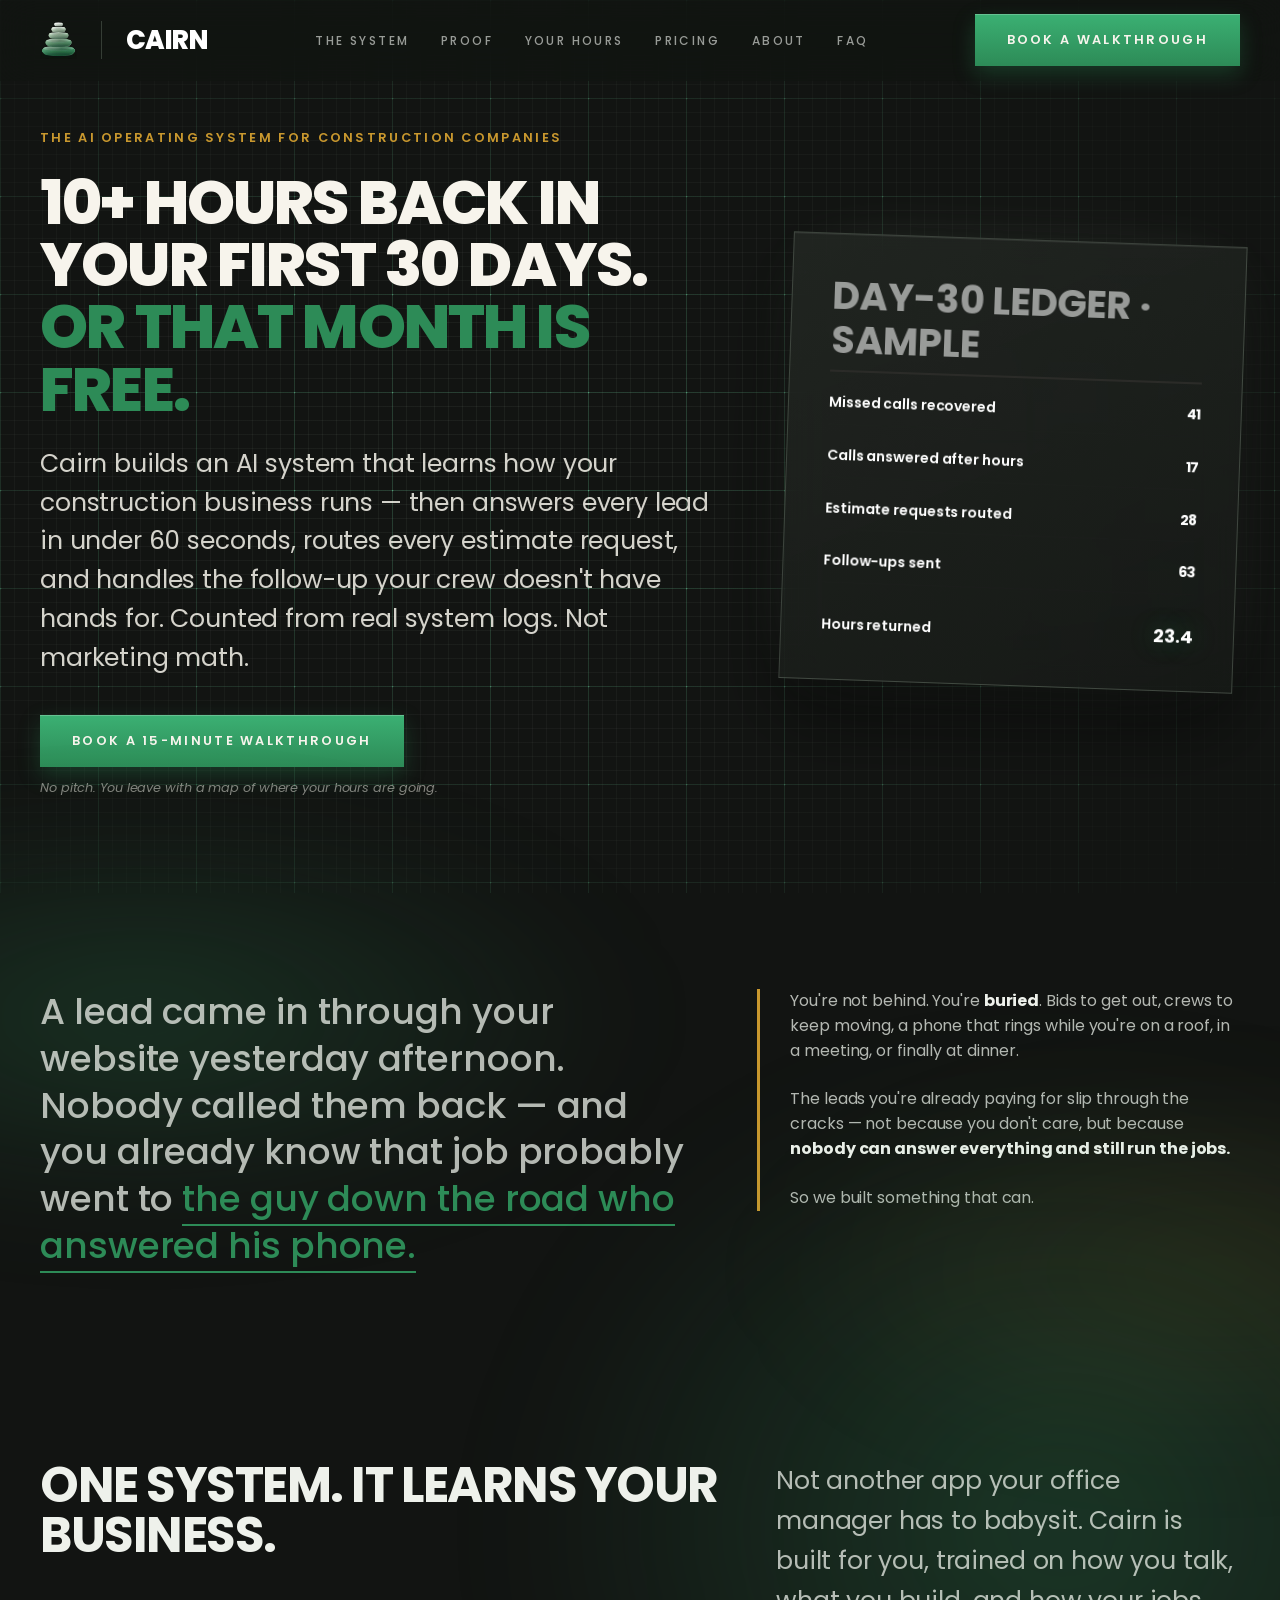
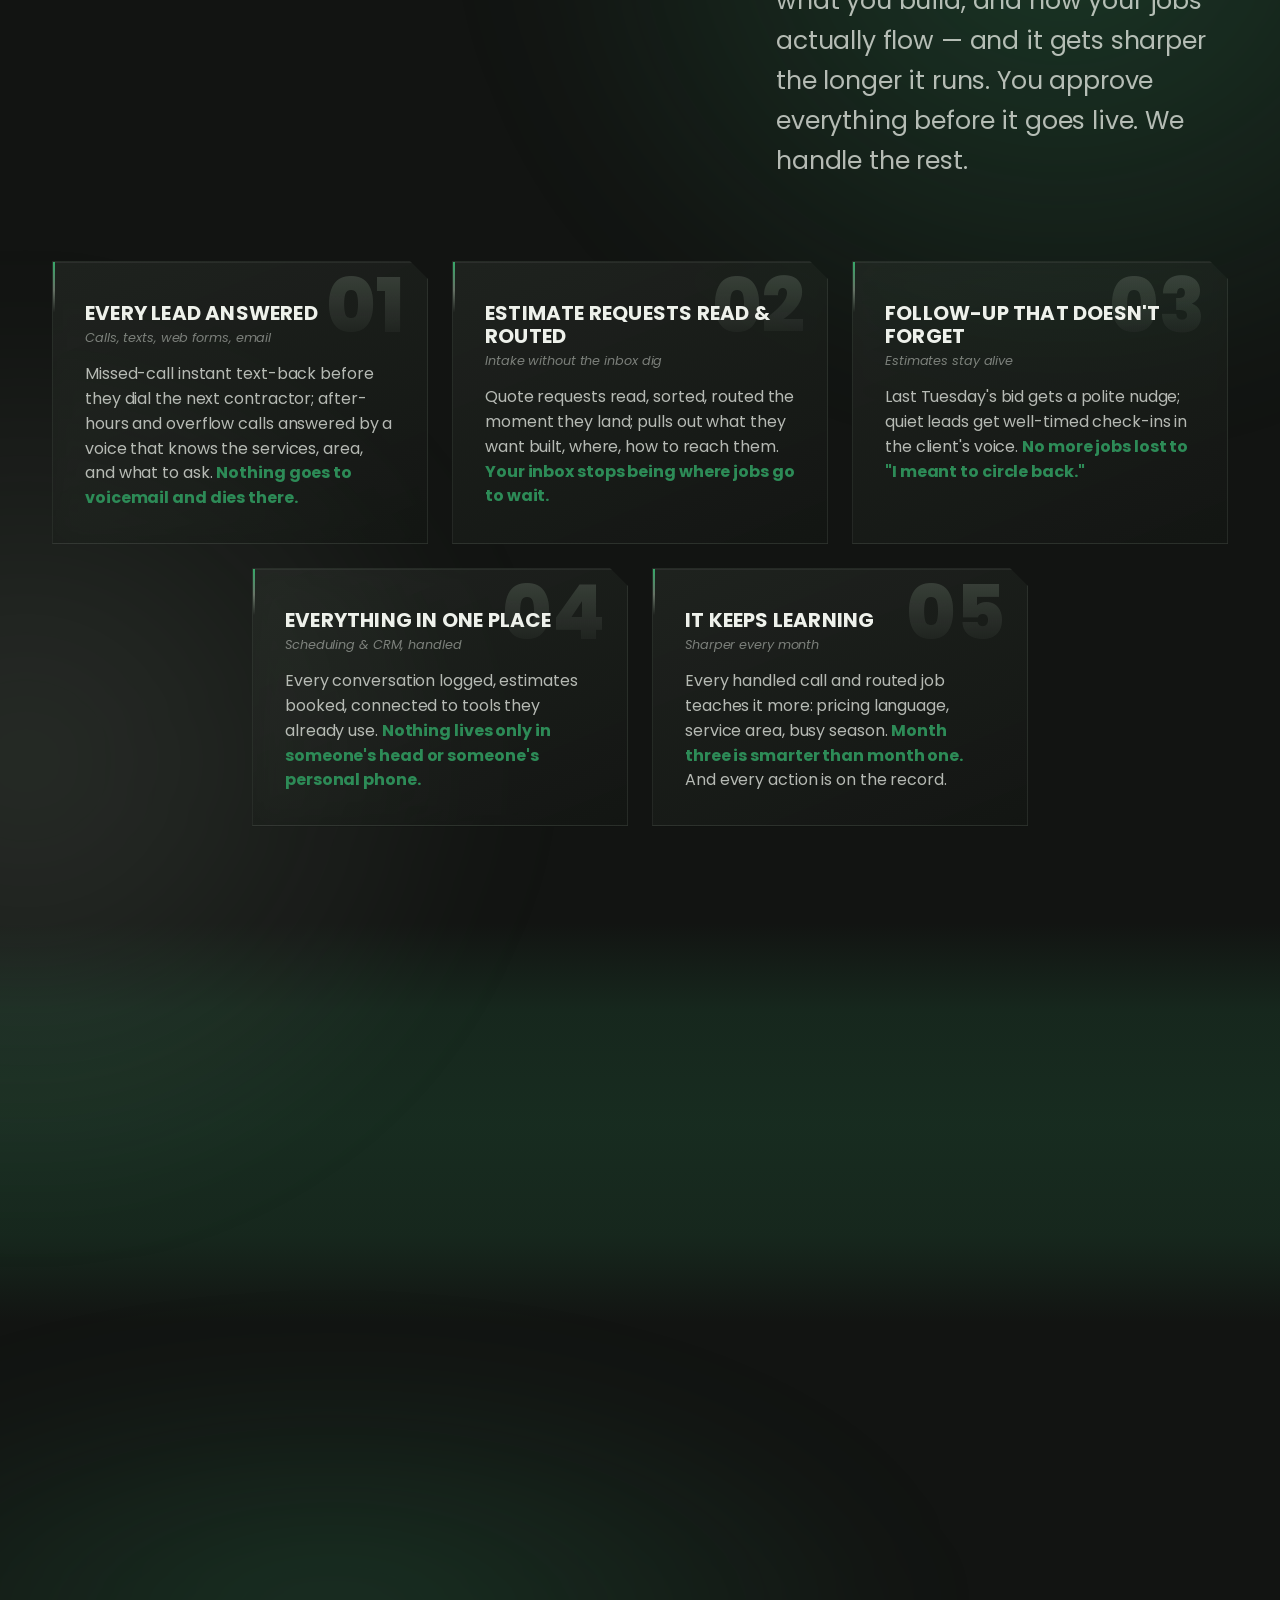
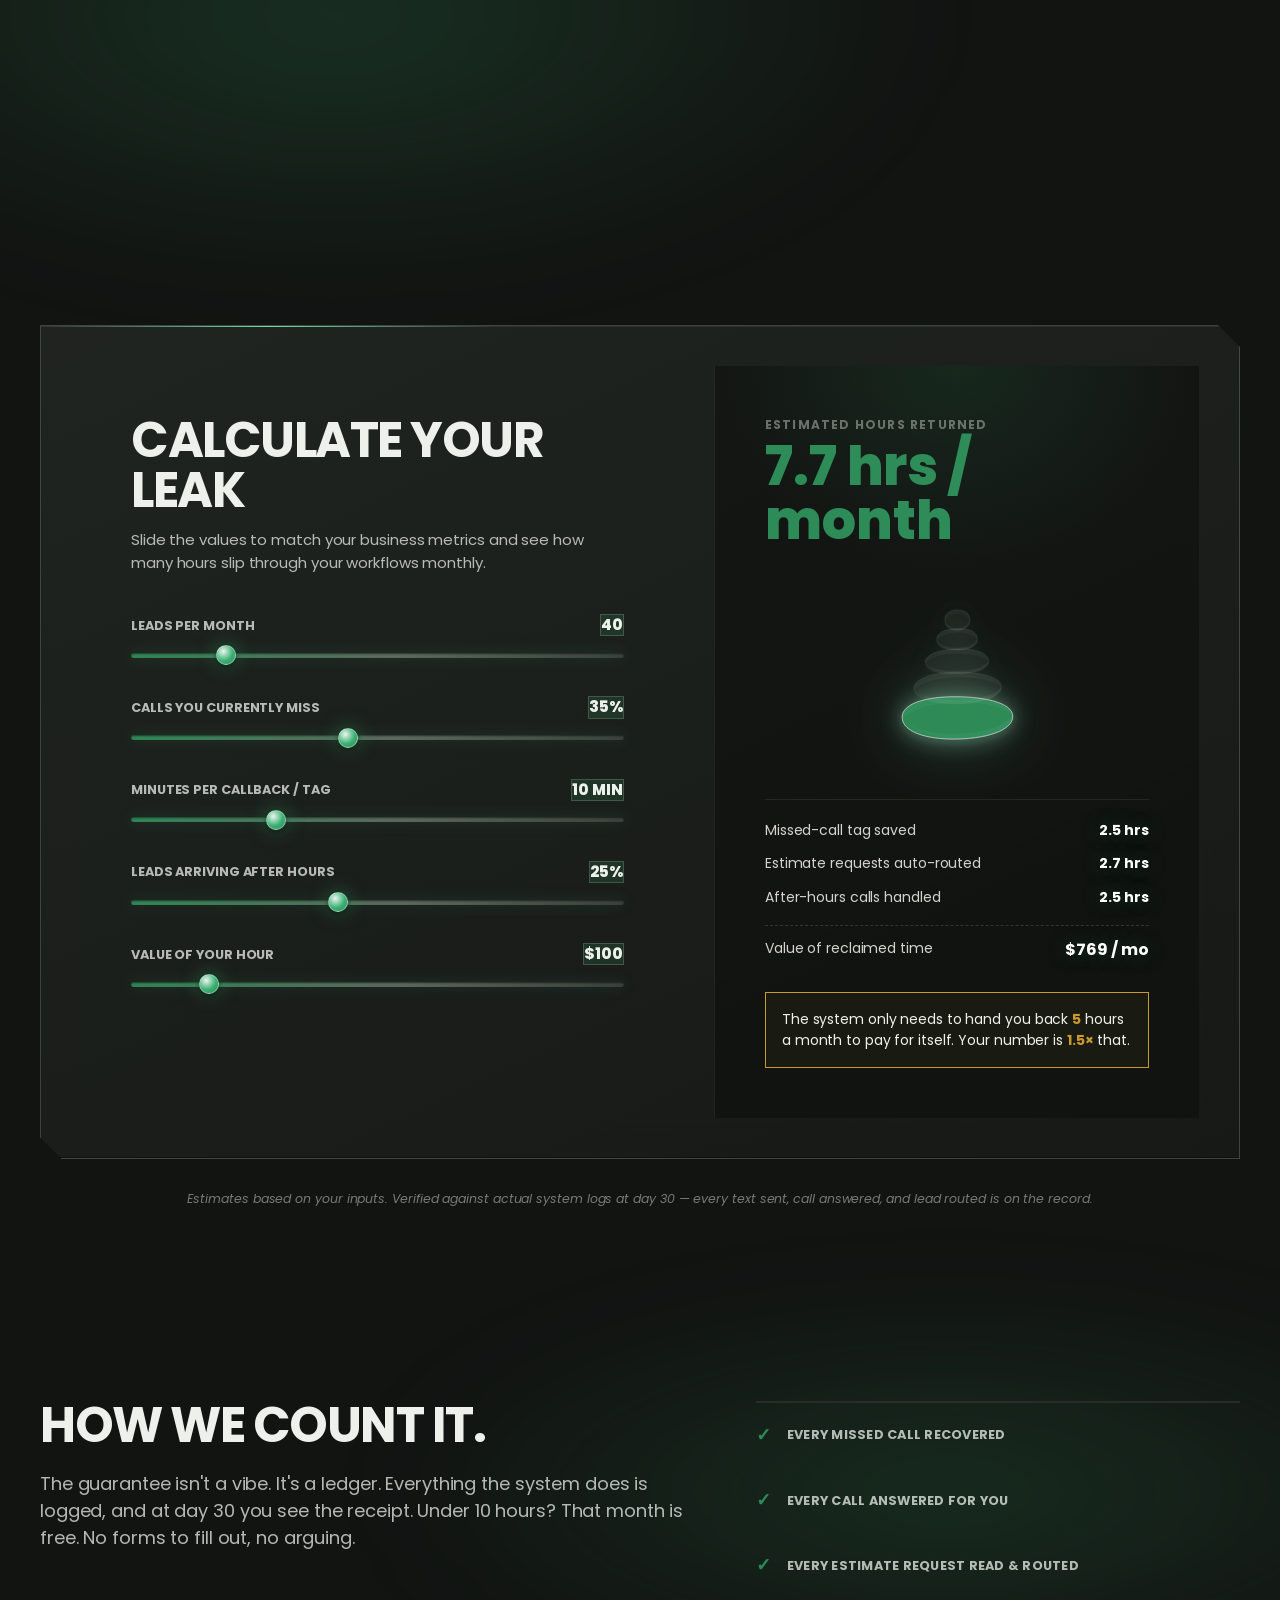
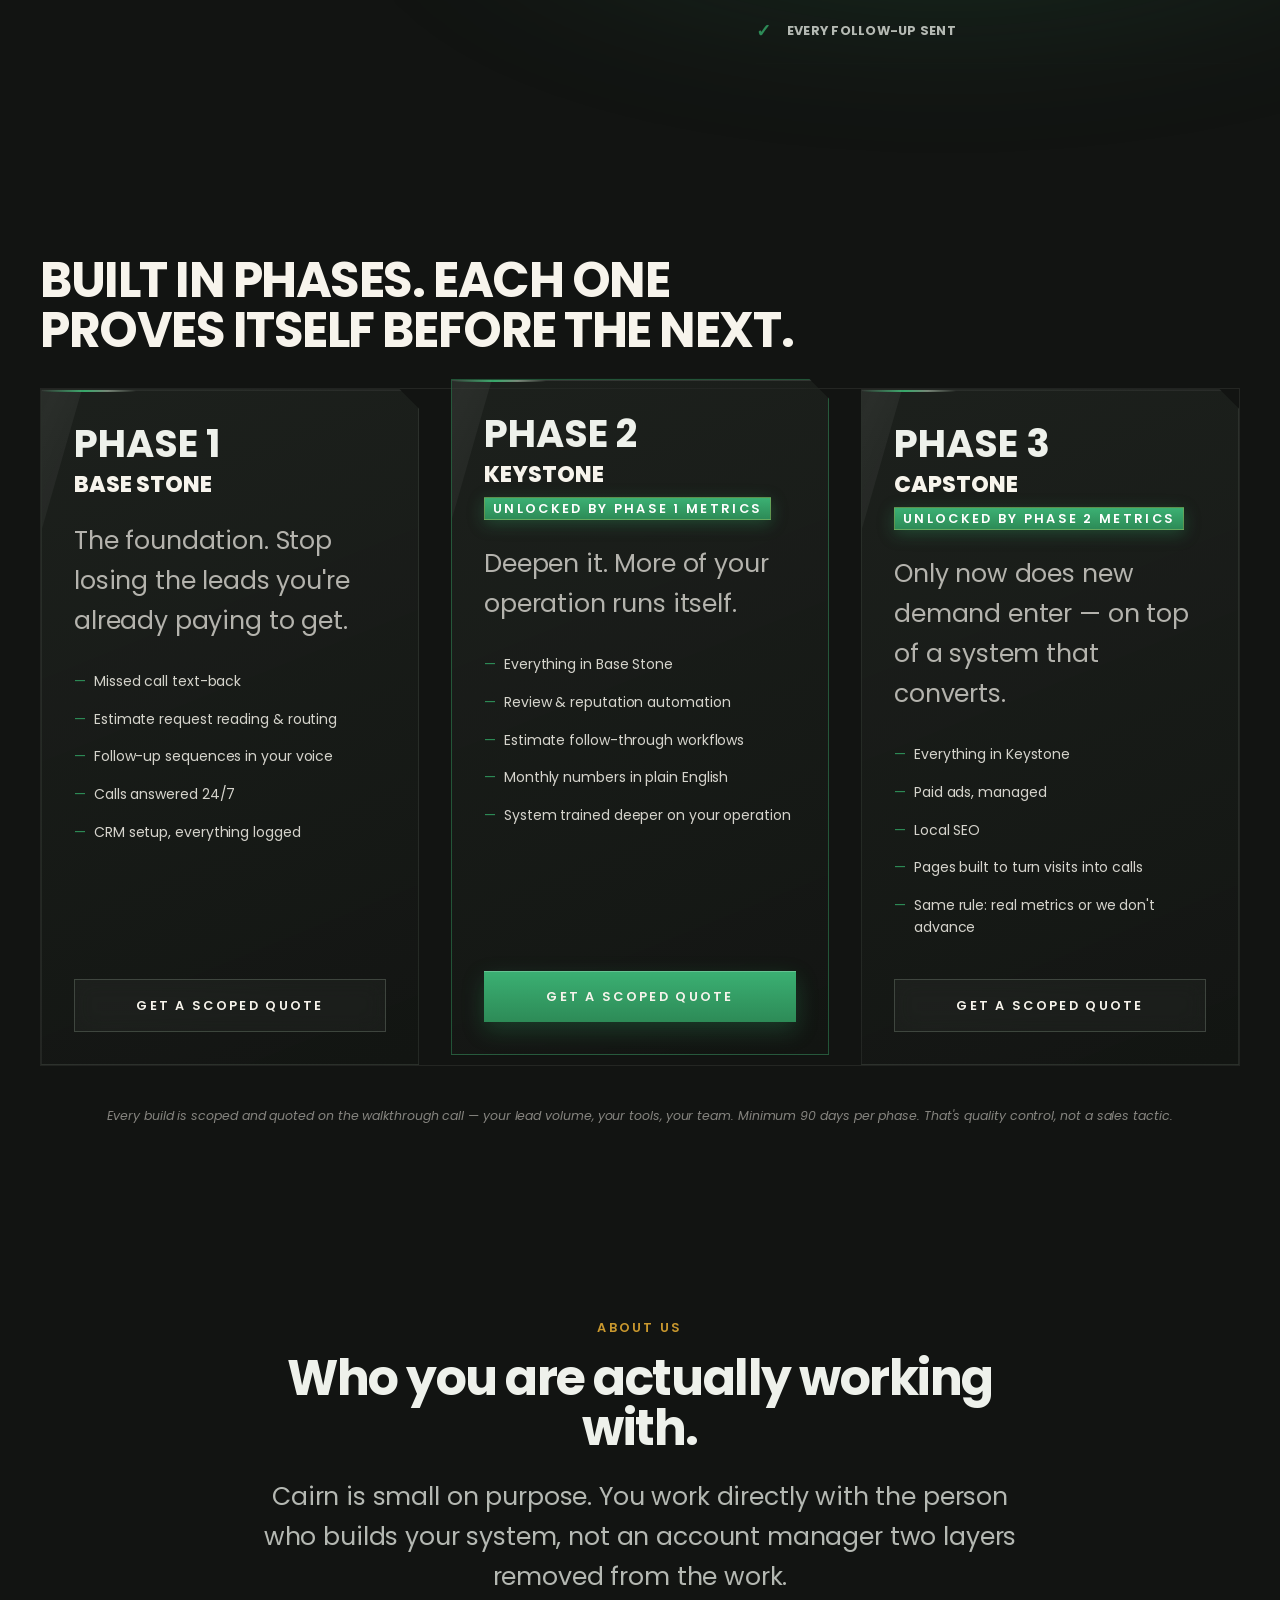
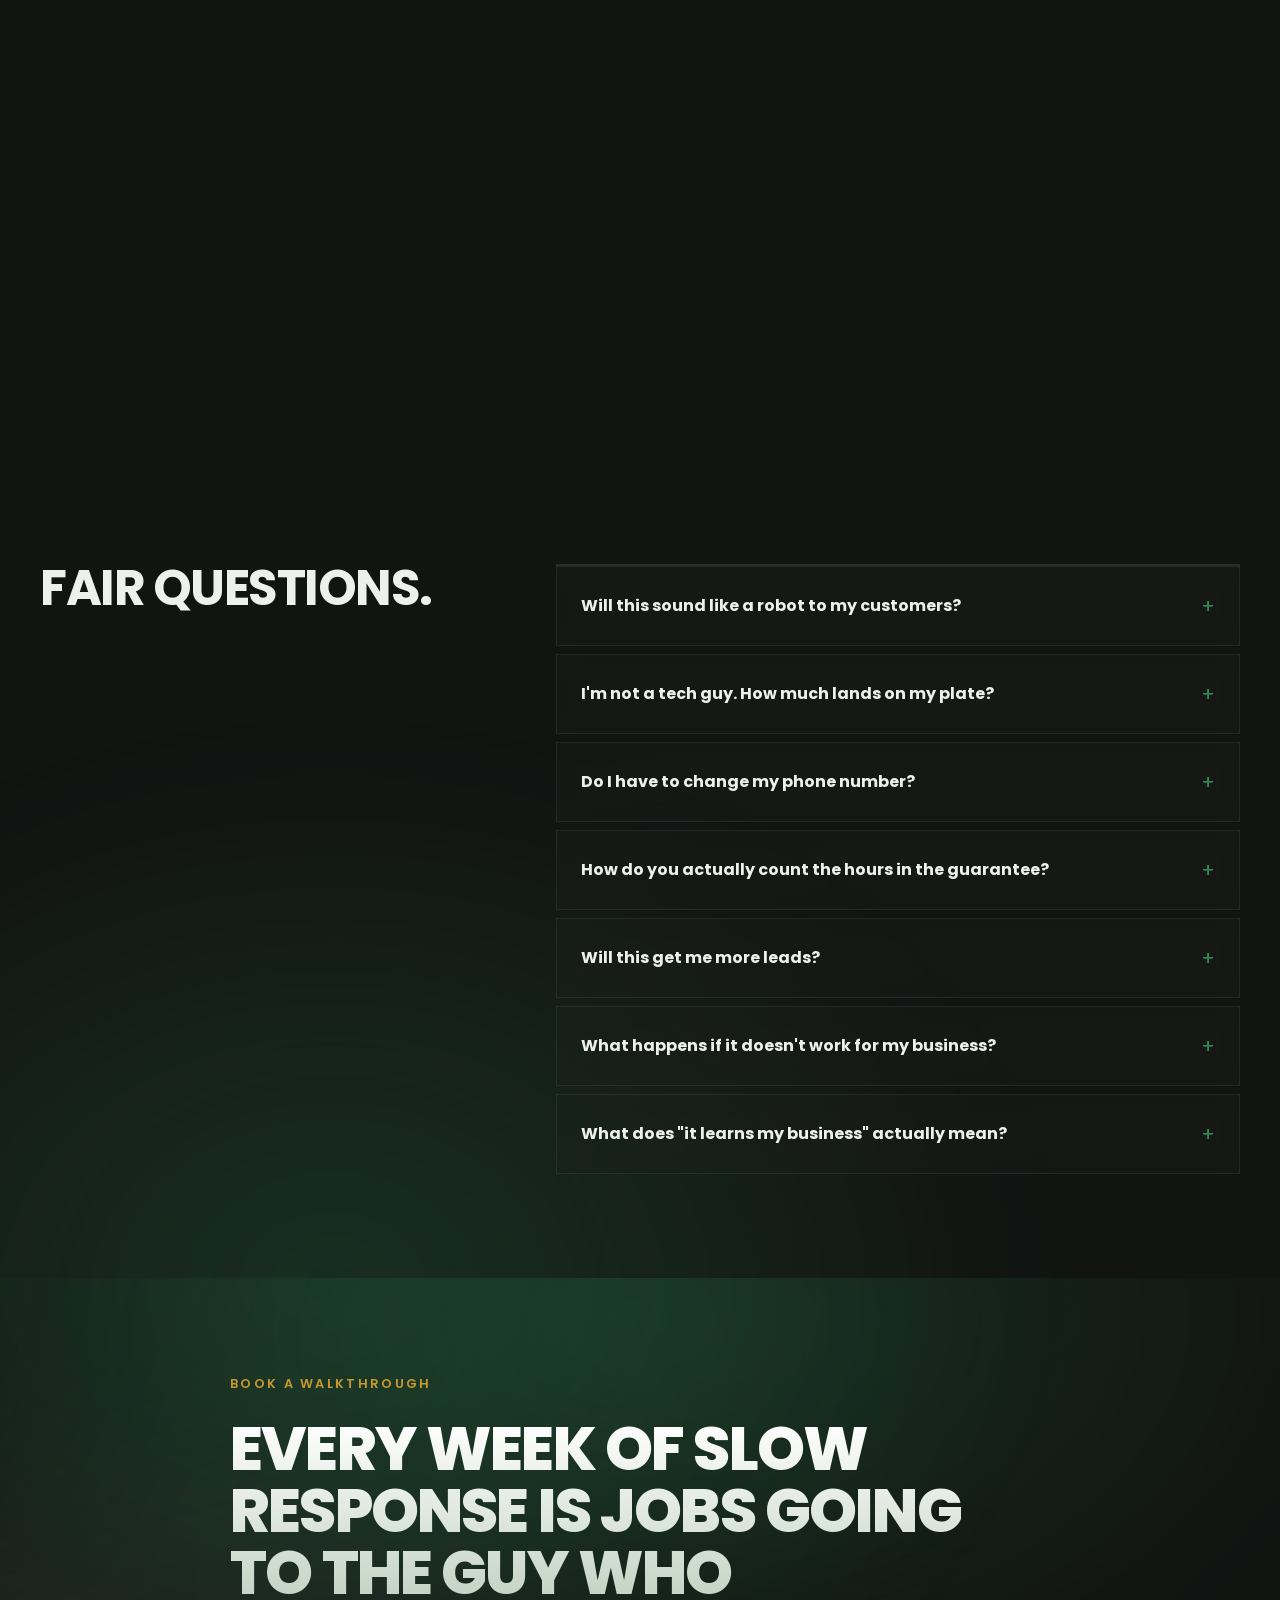
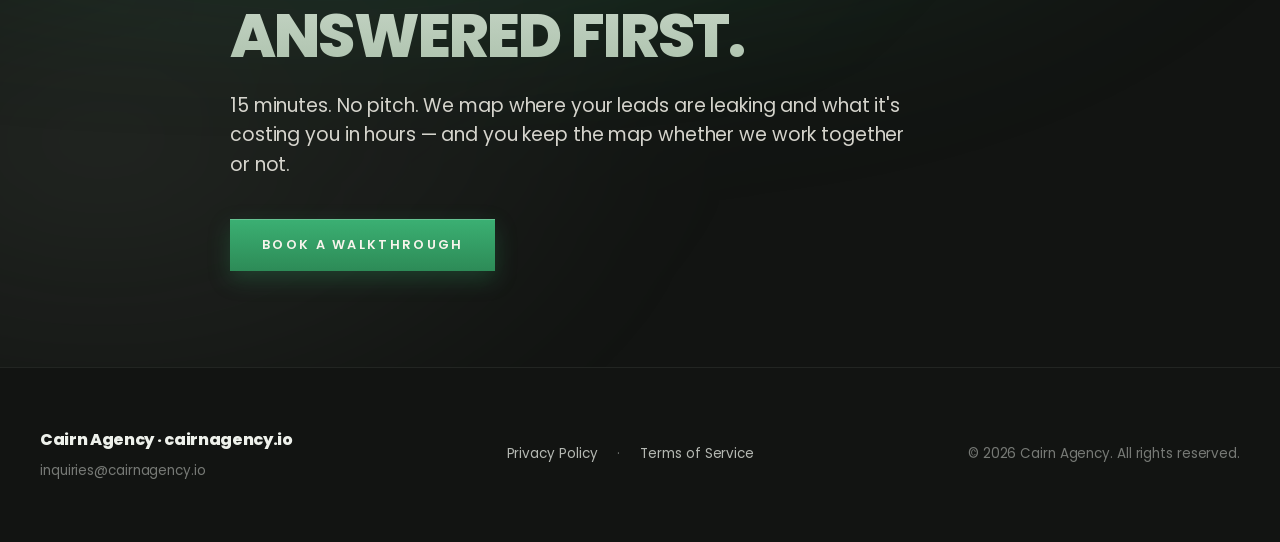
<file: index.html>
<!DOCTYPE html>
<html lang="en">
<head>
  <meta charset="UTF-8" />
  <meta name="viewport" content="width=device-width, initial-scale=1.0" />
  <title>Cairn — The AI Operating System for Construction Companies</title>
  <meta name="thumbnail" content="https://cairnagency.io/assets/cairn_logo.png" />
  <meta property="og:title" content="Cairn — The AI Operating System for Construction Companies" />
  <meta property="og:description" content="Cairn builds an AI operating system that answers every lead in under 60 seconds, routes estimate requests, and handles follow-ups." />
  <meta property="og:image" content="https://cairnagency.io/assets/cairn_logo.png" />
  <meta property="og:url" content="https://cairnagency.io" />
  <meta property="og:type" content="website" />
  <meta name="twitter:card" content="summary_large_image" />
  <meta name="twitter:image" content="https://cairnagency.io/assets/cairn_logo.png" />
  
  <link rel="preconnect" href="https://fonts.googleapis.com" />
  <link rel="preconnect" href="https://fonts.gstatic.com" crossorigin />
  <link href="https://fonts.googleapis.com/css2?family=Poppins:wght@400;500;600;700;800&display=swap" rel="stylesheet" />
  
  <style>
    /* CSS Variables for Construction Branding System */
    :root {
      --bg-dark: #2B2B28;          /* Dominant background - Charcoal */
      --panel-dark: #22221F;       /* Panels on dark - Deep charcoal */
      --cream: #F7F4EC;            /* Editorial light sections + text on dark */
      --primary: #2D8B57;          /* Forest green */
      --primary-hover: #37A96A;    /* Primary CTA bright variant */
      --gold: #C9982E;             /* Stats, guarantees & callout highlight */
      
      /* Sage stone ramp */
      --sage-5: #AEC3AE;
      --sage-4: #8FA98F;
      --sage-3: #748C74;
      --sage-2: #5C715C;
      --sage-1: #475547;
      
      --font-display: 'Poppins', sans-serif;
      /* One typeface sitewide, 07/31/2026. Was 'Lora', serif.
         This is the only place a family name is hardcoded, so this
         single line is what retires the serif everywhere. */
      --font-body: 'Poppins', sans-serif;
      --transition: all 250ms cubic-bezier(0.16, 1, 0.3, 1);
    }

    /* Reset & Base Rules */
    *, *::before, *::after {
      box-sizing: border-box;
      margin: 0;
      padding: 0;
    }

    html {
      scroll-behavior: smooth;
      background-color: var(--bg-dark);
      color: var(--cream);
      font-family: var(--font-body);
      -webkit-font-smoothing: antialiased;
      text-rendering: optimizeLegibility;
    }

    body {
      overflow-x: hidden;
      line-height: 1.6;
    }

    /* Film Grain Overlay (Subtle noise texture) */
    .noise-overlay {
      position: fixed;
      top: 0;
      left: 0;
      width: 100vw;
      height: 100vh;
      pointer-events: none;
      z-index: 9999;
      opacity: 0.04;
      background-image: url("data:image/svg+xml,%3Csvg viewBox='0 0 200 200' xmlns='http://www.w3.org/2000/svg'%3E%3Cfilter id='noiseFilter'%3E%3CfeTurbulence type='fractalNoise' baseFrequency='0.65' numOctaves='3' stitchTiles='stitch'/%3E%3C/filter%3E%3Crect width='100%25' height='100%25' filter='url(%23noiseFilter)'/%3E%3C/svg%3E");
    }

    a {
      color: inherit;
      text-decoration: none;
      transition: var(--transition);
    }

    /* Layout Utilities */
    .container {
      width: min(100% - 48px, 1200px);
      margin-inline: auto;
    }

    .section-padding {
      padding-block: 120px;
    }

    @media (max-width: 768px) {
      .section-padding {
        padding-block: 80px;
      }
    }

    /* Eyebrow Label Formatting */
    .eyebrow {
      font-family: var(--font-display);
      font-weight: 600;
      font-size: 13px;
      letter-spacing: 0.22em;
      text-transform: uppercase;
      color: var(--gold);
      display: block;
      margin-bottom: 20px;
    }

    /* Button System - Squared-off rules */
    .btn {
      display: inline-flex;
      align-items: center;
      justify-content: center;
      font-family: var(--font-display);
      font-weight: 600;
      font-size: 15px;
      padding: 16px 32px;
      border-radius: 0; /* Squared buttons - anti-AI rule */
      cursor: pointer;
      border: none;
      transition: var(--transition);
      text-transform: uppercase;
      letter-spacing: 0.05em;
    }

    .btn-primary {
      background-color: var(--primary);
      color: var(--cream);
    }

    .btn-primary:hover {
      background-color: var(--primary-hover);
      box-shadow: 0 4px 20px rgba(45, 139, 87, 0.2);
    }

    .btn-ghost {
      background-color: transparent;
      border: 1px solid rgba(247, 244, 236, 0.3);
      color: var(--cream);
    }

    .btn-ghost:hover {
      border-color: var(--cream);
      background-color: rgba(247, 244, 236, 0.05);
    }

    /* Keyboard Focus Outline */
    a:focus-visible, button:focus-visible, input:focus-visible {
      outline: 2px solid var(--gold);
      outline-offset: 4px;
    }

    /* Sticky Navigation */
    .site-header {
      position: fixed;
      top: 0;
      left: 0;
      right: 0;
      z-index: 1000;
      background-color: rgba(43, 43, 40, 0.85);
      border-bottom: 1px solid rgba(247, 244, 236, 0.08);
      backdrop-filter: blur(16px);
      -webkit-backdrop-filter: blur(16px);
    }

    .nav-container {
      display: flex;
      align-items: center;
      justify-content: space-between;
      min-height: 80px;
    }

    .nav-brand {
      display: flex;
      align-items: center;
      gap: 12px;
      font-family: var(--font-display);
      font-weight: 800;
      font-size: 20px;
      letter-spacing: -0.02em;
      color: var(--cream);
    }

    .nav-brand-img {
      width: 24px;
      height: 24px;
      object-fit: contain;
    }

    .nav-links-wrap {
      display: flex;
      align-items: center;
      gap: 32px;
      list-style: none;
    }

    .nav-links-wrap a {
      font-family: var(--font-display);
      font-size: 13px;
      font-weight: 600;
      text-transform: uppercase;
      letter-spacing: 0.08em;
      color: rgba(247, 244, 236, 0.6);
    }

    .nav-links-wrap a:hover,
    .nav-links-wrap a.active {
      color: var(--cream);
    }

    .nav-cta-btn {
      padding: 10px 20px;
      font-size: 12px;
    }

    .mobile-nav-toggle {
      display: none;
      background: none;
      border: none;
      cursor: pointer;
      padding: 8px;
    }

    .mobile-nav-toggle span {
      display: block;
      width: 22px;
      height: 2px;
      background-color: var(--cream);
      margin: 5px 0;
      transition: var(--transition);
    }

    .mobile-nav-toggle.open span:nth-child(1) {
      transform: rotate(45deg) translate(5px, 5px);
    }

    .mobile-nav-toggle.open span:nth-child(2) {
      opacity: 0;
    }

    .mobile-nav-toggle.open span:nth-child(3) {
      transform: rotate(-45deg) translate(5px, -5px);
    }

    @media (max-width: 900px) {
      .mobile-nav-toggle {
        display: block;
      }

      .nav-links-wrap {
        position: fixed;
        top: 0;
        right: 0;
        bottom: 0;
        width: 280px;
        background-color: var(--panel-dark);
        flex-direction: column;
        align-items: flex-start;
        justify-content: flex-start;
        padding: 120px 32px 40px;
        gap: 24px;
        transform: translateX(100%);
        transition: transform 400ms cubic-bezier(0.16, 1, 0.3, 1);
        border-left: 1px solid rgba(247, 244, 236, 0.08);
      }

      .nav-links-wrap.open {
        transform: translateX(0);
      }

      .nav-cta-wrap {
        display: none;
      }

      .nav-links-wrap .mobile-nav-cta {
        display: block;
        width: 100%;
        margin-top: 12px;
      }
    }

    @media (min-width: 901px) {
      .nav-links-wrap .mobile-nav-cta {
        display: none;
      }
    }

    /* Hero Section */
    .hero-section {
      background-color: var(--bg-dark);
      padding-top: 180px;
      padding-bottom: 120px;
    }

    .hero-grid {
      display: grid;
      grid-template-columns: 1.2fr 0.8fr;
      gap: 60px;
      align-items: center;
    }

    @media (max-width: 1060px) {
      .hero-grid {
        grid-template-columns: 1fr;
      }
    }

    .hero-section h1 {
      font-family: var(--font-display);
      font-size: clamp(38px, 6vw, 68px);
      font-weight: 800;
      text-transform: uppercase;
      line-height: 0.98;
      letter-spacing: -0.03em;
      margin-bottom: 24px;
    }

    .hero-section h1 span.green {
      color: var(--primary);
    }

    .hero-sub {
      font-family: var(--font-body);
      font-size: clamp(17px, 2.5vw, 21px);
      color: rgba(247, 244, 236, 0.85);
      margin-bottom: 38px;
    }

    .hero-cta-wrap {
      display: flex;
      flex-direction: column;
      align-items: flex-start;
      gap: 12px;
    }

    .hero-cta-note {
      font-size: 13px;
      color: rgba(247, 244, 236, 0.5);
      font-style: italic;
    }

    /* Tilted Ledger Card */
    .ledger-card {
      background-color: var(--cream);
      color: #2B2B28;
      padding: 36px;
      border: 1px solid rgba(43, 43, 40, 0.1);
      transform: rotate(2deg);
      transform-origin: center;
      box-shadow: 0 20px 50px rgba(0, 0, 0, 0.15);
      display: flex;
      flex-direction: column;
      gap: 20px;
    }

    @media (max-width: 1060px) {
      .ledger-card {
        display: none; /* Hide below 1060px */
      }
    }

    .ledger-title {
      font-family: var(--font-display);
      font-weight: 800;
      font-size: 13px;
      letter-spacing: 0.1em;
      border-bottom: 2px solid #2B2B28;
      padding-bottom: 8px;
      color: rgba(43, 43, 40, 0.6);
    }

    .ledger-row {
      display: flex;
      justify-content: space-between;
      align-items: center;
      font-family: var(--font-display);
      font-size: 14px;
      font-weight: 600;
      padding-bottom: 10px;
      border-bottom: 1px solid rgba(43, 43, 40, 0.08);
    }

    .ledger-row:last-child {
      border-bottom: none;
      padding-bottom: 0;
      margin-top: 8px;
    }

    .ledger-hours-val {
      color: var(--primary);
      font-size: 18px;
      font-weight: 800;
    }

    /* Client Strip */
    .client-strip {
      border-top: 1px solid rgba(247, 244, 236, 0.08);
      border-bottom: 1px solid rgba(247, 244, 236, 0.08);
      padding-block: 24px;
      background-color: var(--panel-dark);
      overflow: hidden;
      white-space: nowrap;
    }

    .client-strip-inner {
      display: flex;
      justify-content: center;
      gap: 40px;
      font-family: var(--font-display);
      font-weight: 700;
      font-size: 13px;
      letter-spacing: 0.15em;
      color: rgba(247, 244, 236, 0.4);
      text-transform: uppercase;
      flex-wrap: wrap;
    }

    /* Problem Section */
    .problem-section {
      background-color: var(--cream);
      color: #2B2B28;
    }

    .problem-grid {
      display: grid;
      grid-template-columns: 1.15fr 0.85fr;
      gap: 80px;
      align-items: start;
    }

    @media (max-width: 960px) {
      .problem-grid {
        grid-template-columns: 1fr;
        gap: 40px;
      }
    }

    .problem-left-copy {
      font-size: clamp(24px, 3.8vw, 36px);
      line-height: 1.3;
      font-weight: 500;
      color: #2B2B28;
    }

    .problem-left-copy span.underlined {
      border-bottom: 2px solid var(--primary);
      color: var(--primary);
    }

    .problem-right-col {
      border-left: 3px solid var(--gold);
      padding-left: 30px;
      display: flex;
      flex-direction: column;
      gap: 24px;
    }

    .problem-right-col p {
      font-size: 16px;
      color: rgba(43, 43, 40, 0.85);
      line-height: 1.6;
    }

    .problem-right-col strong {
      font-weight: 700;
      color: #2B2B28;
    }

    /* The System Section - Spec-Sheet Aesthetic */
    .system-section {
      background-color: var(--cream);
      color: #2B2B28;
      border-top: 1px solid rgba(43, 43, 40, 0.08);
    }

    .system-header-row {
      display: grid;
      grid-template-columns: 1.2fr 0.8fr;
      gap: 60px;
      margin-bottom: 80px;
      align-items: start;
    }

    @media (max-width: 960px) {
      .system-header-row {
        grid-template-columns: 1fr;
        gap: 24px;
        margin-bottom: 40px;
      }
    }

    .system-header-row h2 {
      font-family: var(--font-display);
      font-size: clamp(28px, 4.5vw, 44px);
      font-weight: 800;
      text-transform: uppercase;
      line-height: 1.0;
      color: #2B2B28;
    }

    .system-header-intro {
      font-size: 15.5px;
      line-height: 1.6;
      color: rgba(43, 43, 40, 0.85);
    }

    /* Spec-sheet numbered rows */
    .spec-table {
      border-top: 2px solid #2B2B28; /* 2px top rule */
    }

    .spec-row {
      display: grid;
      grid-template-columns: 80px 280px 1fr;
      gap: 40px;
      padding-block: 36px;
      border-bottom: 1px solid rgba(43, 43, 40, 0.08);
      align-items: start;
    }

    @media (max-width: 768px) {
      .spec-row {
        grid-template-columns: 1fr;
        gap: 12px;
        padding-block: 24px;
      }
    }

    .spec-num {
      font-family: var(--font-display);
      font-weight: 800;
      font-size: 14px;
      color: rgba(43, 43, 40, 0.4);
    }

    .spec-title-wrap {
      display: flex;
      flex-direction: column;
      gap: 4px;
    }

    .spec-title {
      font-family: var(--font-display);
      font-weight: 800;
      font-size: 17px;
      text-transform: uppercase;
      color: #2B2B28;
    }

    .spec-subtitle {
      font-size: 13.5px;
      font-style: italic;
      color: rgba(43, 43, 40, 0.6);
    }

    .spec-desc {
      font-size: 15px;
      color: rgba(43, 43, 40, 0.85);
      line-height: 1.6;
    }

    .spec-desc strong {
      color: var(--primary);
    }

    /* "60 Seconds" Moment */
    .moment-section {
      background-color: var(--primary);
      color: var(--cream);
      padding-block: 100px;
    }

    .moment-grid {
      display: grid;
      grid-template-columns: 1fr 1fr;
      gap: 60px;
      align-items: center;
    }

    @media (max-width: 900px) {
      .moment-grid {
        grid-template-columns: 1fr;
        gap: 30px;
      }
    }

    .moment-stat {
      font-family: var(--font-display);
      font-weight: 800;
      line-height: 0.9;
      letter-spacing: -0.04em;
    }

    .moment-stat .num {
      font-size: clamp(100px, 14vw, 190px);
      display: block;
    }

    .moment-stat .word {
      font-size: clamp(40px, 6vw, 80px);
      color: var(--bg-dark);
      text-transform: uppercase;
      display: block;
    }

    .moment-copy {
      font-size: clamp(17px, 2.5vw, 22px);
      line-height: 1.5;
    }

    /* Case Study Section */
    .case-section {
      background-color: var(--bg-dark);
      border-top: 1px solid rgba(247, 244, 236, 0.08);
    }

    .case-grid {
      display: grid;
      grid-template-columns: 1.15fr 0.85fr;
      gap: 60px;
      align-items: start;
    }

    @media (max-width: 960px) {
      .case-grid {
        grid-template-columns: 1fr;
        gap: 40px;
      }
    }

    .case-content-col h2 {
      font-family: var(--font-display);
      font-size: clamp(28px, 4vw, 40px);
      font-weight: 800;
      text-transform: uppercase;
      line-height: 1.05;
      margin-bottom: 30px;
    }

    .case-body-text {
      display: flex;
      flex-direction: column;
      gap: 20px;
      font-size: 15.5px;
      color: rgba(247, 244, 236, 0.8);
    }

    /* System Log Panel */
    .log-panel {
      background-color: var(--panel-dark);
      border: 1px solid rgba(247, 244, 236, 0.08);
      padding: 30px;
      display: flex;
      flex-direction: column;
      gap: 20px;
    }

    .log-header {
      font-family: var(--font-display);
      font-weight: 800;
      font-size: 12px;
      letter-spacing: 0.1em;
      border-bottom: 2px solid rgba(247, 244, 236, 0.15);
      padding-bottom: 8px;
      color: rgba(247, 244, 236, 0.4);
    }

    .log-row {
      display: flex;
      gap: 16px;
      font-family: var(--font-display);
      font-size: 13.5px;
      line-height: 1.4;
      padding-bottom: 12px;
      border-bottom: 1px solid rgba(247, 244, 236, 0.05);
    }

    .log-row:last-child {
      border-bottom: none;
      padding-bottom: 0;
    }

    .log-timestamp {
      color: var(--gold);
      font-weight: 700;
      white-space: nowrap;
    }

    .log-msg {
      color: rgba(247, 244, 236, 0.9);
    }

    /* Founder Section (Preserved Verbatim) */
    .founder-section {
      background-color: var(--bg-dark);
      border-top: 1px solid rgba(247, 244, 236, 0.08);
      padding-bottom: 160px; /* Spacing for overlap of calculator */
    }

    .bio-card {
      background-color: var(--panel-dark);
      border: 1px solid rgba(247, 244, 236, 0.08);
      border-radius: 0; /* Squared borders to match construction */
      padding: 36px;
      display: flex;
      gap: 28px;
      align-items: flex-start;
      max-width: 900px;
      margin-inline: auto;
    }
    
    .bio-photo-wrap {
      width: 120px;
      height: 120px;
      flex-shrink: 0;
      border-radius: 50%;
      overflow: hidden;
      border: 3px solid rgba(247, 244, 236, 0.1);
    }
    
    .bio-photo-wrap img {
      width: 100%;
      height: 100%;
      object-fit: cover;
    }
    
    .bio-content {
      flex: 1;
      display: flex;
      flex-direction: column;
    }
    
    .bio-name {
      font-family: var(--font-display);
      font-size: 22px;
      font-weight: 700;
      color: var(--cream);
      margin-bottom: 6px;
    }
    
    .bio-roles {
      display: flex;
      flex-wrap: wrap;
      gap: 6px;
      margin-bottom: 16px;
    }
    
    .bio-role {
      font-family: var(--font-display);
      font-size: 11px;
      font-weight: 600;
      color: var(--primary);
      background-color: rgba(45, 139, 87, 0.06);
      border: 1px solid rgba(45, 139, 87, 0.15);
      padding: 2px 8px;
      border-radius: 4px;
      text-transform: uppercase;
      letter-spacing: 0.02em;
    }
    
    .bio-text {
      font-size: 15px;
      color: rgba(247, 244, 236, 0.85);
      line-height: 1.6;
      margin-bottom: 20px;
    }
    
    .linkedin-btn {
      display: inline-flex;
      align-items: center;
      gap: 6px;
      font-family: var(--font-display);
      font-size: 13px;
      font-weight: 600;
      color: rgba(247, 244, 236, 0.6);
      width: fit-content;
      transition: var(--transition);
    }
    
    .linkedin-btn:hover {
      color: var(--primary);
    }
    
    .linkedin-btn svg {
      width: 16px;
      height: 16px;
      fill: currentColor;
    }

    @media (max-width: 600px) {
      .bio-card {
        flex-direction: column;
        align-items: center;
        text-align: center;
        padding: 24px;
      }
      .bio-roles {
        justify-content: center;
      }
    }

    /* Hours-Back Calculator Section */
    .calc-section {
      background-color: var(--cream);
      color: #2B2B28;
      padding-top: 0; /* Handled by negative margin */
    }

    .calc-box {
      background-color: var(--cream);
      border: 2px solid #2B2B28; /* 2px charcoal border */
      border-radius: 0;
      margin-top: -80px; /* Overlaps upward by ~70-80px */
      display: grid;
      grid-template-columns: 1.1fr 0.9fr;
      box-shadow: 0 30px 60px rgba(0, 0, 0, 0.1);
    }

    @media (max-width: 900px) {
      .calc-box {
        grid-template-columns: 1fr;
        margin-top: -60px;
      }
    }

    .calc-inputs-side {
      padding: 50px;
      background-color: var(--cream);
    }

    @media (max-width: 600px) {
      .calc-inputs-side {
        padding: 30px;
      }
    }

    .calc-inputs-side h2 {
      font-family: var(--font-display);
      font-weight: 800;
      font-size: 28px;
      text-transform: uppercase;
      margin-bottom: 12px;
      color: #2B2B28;
    }

    .calc-inputs-side p {
      font-size: 15px;
      color: rgba(43, 43, 40, 0.8);
      margin-bottom: 40px;
    }

    .slider-group {
      margin-bottom: 30px;
      display: flex;
      flex-direction: column;
      gap: 8px;
    }

    .slider-label-row {
      display: flex;
      justify-content: space-between;
      align-items: center;
      font-family: var(--font-display);
      font-size: 13.5px;
      font-weight: 700;
      text-transform: uppercase;
      color: #2B2B28;
    }

    .slider-val-bubble {
      color: var(--primary);
      font-weight: 800;
      font-size: 15px;
    }

    /* Range input restyle */
    .range-slider {
      -webkit-appearance: none;
      width: 100%;
      height: 6px;
      background: rgba(43, 43, 40, 0.1);
      outline: none;
      transition: background 0.3s;
    }

    .range-slider::-webkit-slider-thumb {
      -webkit-appearance: none;
      appearance: none;
      width: 20px;
      height: 20px;
      background: var(--primary);
      cursor: pointer;
      border: 2px solid #2B2B28;
    }

    .range-slider::-moz-range-thumb {
      width: 20px;
      height: 20px;
      background: var(--primary);
      cursor: pointer;
      border: 2px solid #2B2B28;
    }

    .calc-outputs-side {
      padding: 50px;
      background-color: #22221F; /* Charcoal outputs side */
      color: var(--cream);
      display: flex;
      flex-direction: column;
      gap: 30px;
      border-left: 2px solid #2B2B28;
    }

    @media (max-width: 900px) {
      .calc-outputs-side {
        border-left: none;
        border-top: 2px solid #2B2B28;
        padding: 30px;
      }
    }

    .calc-output-header {
      display: flex;
      flex-direction: column;
      gap: 4px;
    }

    .calc-output-label {
      font-family: var(--font-display);
      font-weight: 700;
      font-size: 12px;
      letter-spacing: 0.1em;
      color: rgba(247, 244, 236, 0.4);
      text-transform: uppercase;
    }

    .calc-output-big {
      font-family: var(--font-display);
      font-weight: 800;
      font-size: clamp(36px, 5vw, 54px);
      line-height: 1.0;
      color: var(--primary);
    }

    /* Stacked Stones Results Meter */
    .calc-meter-container {
      display: flex;
      flex-direction: column;
      align-items: center;
      gap: 8px;
      padding-block: 10px;
    }

    .calc-meter-svg {
      width: 140px;
      height: 160px;
    }

    .calc-meter-svg path {
      fill: rgba(247, 244, 236, 0.05);
      stroke: rgba(247, 244, 236, 0.1);
      stroke-width: 1;
      transition: all 400ms ease;
    }

    .calc-meter-svg path.active-stone {
      stroke: var(--cream);
    }

    .calc-meter-svg path#calc-stone-5.active-stone { fill: var(--sage-5); }
    .calc-meter-svg path#calc-stone-4.active-stone { fill: var(--sage-4); }
    .calc-meter-svg path#calc-stone-3.active-stone { fill: var(--sage-3); }
    .calc-meter-svg path#calc-stone-2.active-stone { fill: var(--sage-2); }
    .calc-meter-svg path#calc-stone-1.active-stone { fill: var(--sage-1); }

    .calc-ledger-items {
      display: flex;
      flex-direction: column;
      gap: 12px;
      border-top: 1px solid rgba(247, 244, 236, 0.08);
      padding-top: 20px;
    }

    .calc-ledger-row {
      display: flex;
      justify-content: space-between;
      font-size: 14px;
      color: rgba(247, 244, 236, 0.85);
    }

    .calc-ledger-row span.val {
      font-family: var(--font-display);
      font-weight: 700;
      color: var(--cream);
    }

    .calc-breakeven-callout {
      border: 1px solid var(--gold);
      padding: 16px;
      background-color: rgba(201, 152, 46, 0.05);
      font-size: 14px;
      line-height: 1.5;
    }

    .calc-breakeven-callout strong {
      color: var(--gold);
    }

    .calc-footnote {
      font-size: 12.5px;
      color: rgba(43, 43, 40, 0.5);
      font-style: italic;
      margin-top: 30px;
      text-align: center;
    }

    /* How We Count It Section */
    .count-section {
      background-color: var(--cream);
      color: #2B2B28;
      border-top: 1px solid rgba(43, 43, 40, 0.08);
    }

    .count-grid {
      display: grid;
      grid-template-columns: 1.15fr 0.85fr;
      gap: 60px;
      align-items: start;
    }

    @media (max-width: 960px) {
      .count-grid {
        grid-template-columns: 1fr;
        gap: 40px;
      }
    }

    .count-grid h2 {
      font-family: var(--font-display);
      font-size: clamp(28px, 4.5vw, 44px);
      font-weight: 800;
      text-transform: uppercase;
      line-height: 1.0;
      margin-bottom: 20px;
    }

    .count-grid .intro-lead {
      font-size: 18px;
      line-height: 1.5;
      color: rgba(43, 43, 40, 0.85);
    }

    .checklist-rows {
      display: flex;
      flex-direction: column;
      border-top: 2px solid #2B2B28;
    }

    .checklist-row {
      display: flex;
      align-items: center;
      gap: 16px;
      padding-block: 20px;
      border-bottom: 1px solid rgba(43, 43, 40, 0.08);
      font-family: var(--font-display);
      font-weight: 700;
      font-size: 15px;
      text-transform: uppercase;
      letter-spacing: 0.02em;
    }

    .checklist-icon {
      color: var(--primary);
      font-weight: 800;
      font-size: 18px;
    }

    /* Pricing Section */
    .pricing-section {
      background-color: var(--bg-dark);
      border-top: 1px solid rgba(247, 244, 236, 0.08);
    }

    .pricing-section h2 {
      font-family: var(--font-display);
      font-size: clamp(28px, 4.5vw, 44px);
      font-weight: 800;
      text-transform: uppercase;
      line-height: 1.05;
      margin-bottom: 30px;
      max-width: 800px;
    }

    .pricing-callout {
      border: 1px solid var(--gold);
      background-color: rgba(201, 152, 46, 0.03);
      padding: 24px;
      font-size: 15.5px;
      line-height: 1.6;
      font-style: italic;
      margin-bottom: 60px;
      max-width: 900px;
    }

    .pricing-callout strong {
      color: var(--gold);
      font-style: normal;
    }

    .pricing-grid {
      display: grid;
      grid-template-columns: repeat(3, 1fr);
      gap: 2px; /* For ruled lines style */
      background-color: rgba(247, 244, 236, 0.08); /* Rule lines color */
      border: 1px solid rgba(247, 244, 236, 0.08);
    }

    @media (max-width: 960px) {
      .pricing-grid {
        grid-template-columns: 1fr;
        gap: 24px;
        background-color: transparent;
        border: none;
      }
    }

    .pricing-card {
      background-color: var(--bg-dark);
      padding: 40px;
      display: flex;
      flex-direction: column;
      min-height: 480px;
    }

    @media (max-width: 960px) {
      .pricing-card {
        border: 1px solid rgba(247, 244, 236, 0.08);
      }
    }

    .pricing-card.highlighted {
      background-color: var(--panel-dark);
      border: 1px solid var(--primary);
    }

    .pricing-card-header {
      display: flex;
      flex-direction: column;
      gap: 6px;
      margin-bottom: 24px;
    }

    .pricing-phase {
      font-family: var(--font-display);
      font-weight: 800;
      font-size: 12px;
      letter-spacing: 0.1em;
      text-transform: uppercase;
      color: rgba(247, 244, 236, 0.4);
    }

    .pricing-card.highlighted .pricing-phase {
      color: var(--primary-hover);
    }

    .pricing-card h3 {
      font-family: var(--font-display);
      font-size: 22px;
      font-weight: 800;
      text-transform: uppercase;
      color: var(--cream);
    }

    .pricing-badge {
      font-family: var(--font-display);
      font-size: 11px;
      font-weight: 700;
      color: var(--gold);
      border: 1px solid rgba(201, 152, 46, 0.3);
      padding: 2px 8px;
      width: fit-content;
      text-transform: uppercase;
      margin-top: 4px;
    }

    .pricing-intro {
      font-size: 14px;
      color: rgba(247, 244, 236, 0.7);
      margin-bottom: 30px;
      line-height: 1.5;
    }

    .pricing-features {
      list-style: none;
      display: flex;
      flex-direction: column;
      gap: 12px;
      margin-bottom: auto; /* Pushes button to bottom */
    }

    .pricing-features li {
      font-size: 14px;
      position: relative;
      padding-left: 20px;
      color: rgba(247, 244, 236, 0.85);
    }

    .pricing-features li::before {
      content: "—";
      position: absolute;
      left: 0;
      color: var(--primary);
    }

    .pricing-card .btn {
      width: 100%;
      margin-top: 40px;
    }

    .pricing-footnote {
      font-size: 12.5px;
      color: rgba(247, 244, 236, 0.5);
      font-style: italic;
      margin-top: 40px;
      text-align: center;
    }

    /* FAQ Section */
    .faq-section {
      background-color: var(--cream);
      color: #2B2B28;
      border-top: 1px solid rgba(43, 43, 40, 0.08);
    }

    .faq-grid {
      display: grid;
      grid-template-columns: 0.8fr 1.2fr;
      gap: 60px;
      align-items: start;
    }

    @media (max-width: 900px) {
      .faq-grid {
        grid-template-columns: 1fr;
        gap: 40px;
      }
    }

    .faq-left-header {
      position: sticky;
      top: 120px;
    }

    @media (max-width: 900px) {
      .faq-left-header {
        position: static;
      }
    }

    .faq-left-header h2 {
      font-family: var(--font-display);
      font-size: clamp(32px, 5vw, 54px);
      font-weight: 800;
      text-transform: uppercase;
      line-height: 1.0;
      color: #2B2B28;
    }

    .faq-list {
      border-top: 2px solid #2B2B28;
    }

    .faq-item {
      border-bottom: 1px solid rgba(43, 43, 40, 0.08);
    }

    .faq-trigger {
      width: 100%;
      background: none;
      border: none;
      padding: 24px 0;
      display: flex;
      justify-content: space-between;
      align-items: center;
      text-align: left;
      cursor: pointer;
      font-family: var(--font-display);
      font-weight: 700;
      font-size: 16px;
      color: #2B2B28;
      outline: none;
    }

    .faq-trigger::after {
      content: "+";
      font-size: 20px;
      font-weight: 400;
      color: var(--primary);
      transition: transform 0.25s;
    }

    .faq-item.open .faq-trigger::after {
      content: "−";
    }

    .faq-content {
      max-height: 0;
      overflow: hidden;
      transition: max-height 350ms cubic-bezier(0.16, 1, 0.3, 1);
    }

    .faq-content-inner {
      padding-bottom: 24px;
      font-size: 14.5px;
      color: rgba(43, 43, 40, 0.8);
      line-height: 1.6;
    }

    /* Final CTA Section */
    .final-cta-section {
      background-color: var(--bg-dark);
      border-top: 1px solid rgba(247, 244, 236, 0.08);
      text-align: left;
    }

    .final-cta-box {
      max-width: 820px;
    }

    .final-cta-box h2 {
      font-family: var(--font-display);
      font-size: clamp(32px, 5.5vw, 62px);
      font-weight: 800;
      text-transform: uppercase;
      line-height: 1.0;
      letter-spacing: -0.03em;
      margin-bottom: 24px;
    }

    .final-cta-box p {
      font-size: clamp(16px, 2.5vw, 19px);
      color: rgba(247, 244, 236, 0.85);
      margin-bottom: 40px;
      max-width: 680px;
    }

    /* Footer */
    .site-footer {
      background-color: var(--bg-dark);
      border-top: 1px solid rgba(247, 244, 236, 0.08);
      color: rgba(247, 244, 236, 0.5);
      padding-block: 60px;
      font-size: 13.5px;
    }

    .footer-inner {
      display: flex;
      justify-content: space-between;
      align-items: center;
      flex-wrap: wrap;
      gap: 30px;
    }

    .footer-left {
      display: flex;
      flex-direction: column;
      gap: 8px;
    }

    .footer-brand-text {
      color: var(--cream);
      font-family: var(--font-display);
      font-weight: 800;
      letter-spacing: -0.02em;
      font-size: 16px;
    }

    .footer-nav {
      display: flex;
      gap: 20px;
      list-style: none;
    }

    .footer-nav a:hover {
      color: var(--cream);
    }
  </style>

  <!-- Design system refinement layer. Must load after the inline
       styles above so its rules win. See assets/cairn-design-system.css -->
  <link rel="stylesheet" href="assets/cairn-design-system.css">

  <!-- Tech layer. Comment out this one line to A/B against the
       previous editorial version. -->
  <link rel="stylesheet" href="assets/cairn-tech-layer.css">
  <link rel="stylesheet" href="assets/cairn-polish.css">
</head>
<body>
  
  <!-- Film Grain Overlay -->
  <div class="noise-overlay"></div>

  <!-- Sticky Header -->
  <header class="site-header" id="siteHeader">
    <div class="container nav-container">
      <a class="nav-brand" href="#home">
        <img class="nav-brand-img" src="assets/cairn-mark-nav.svg" alt="Cairn Stones" />
        <span>CAIRN</span>
      </a>
      
      <nav>
        <ul class="nav-links-wrap" id="navLinks">
          <li><a href="#system">The System</a></li>
          <li><a href="#proof">Proof</a></li>
          <li><a href="#hours">Your Hours</a></li>
          <li><a href="#pricing">Pricing</a></li>
          <li><a href="#about">About</a></li>
          <li><a href="#faq">FAQ</a></li>
          <li class="mobile-nav-cta">
            <a href="https://calendly.com/kingkaylee41/cairn-agency-walkthrough" target="_blank" rel="noopener noreferrer" class="btn btn-primary" style="width: 100%; text-align: center;">Book a Walkthrough</a>
          </li>
        </ul>
      </nav>

      <div class="nav-cta-wrap">
        <a href="https://calendly.com/kingkaylee41/cairn-agency-walkthrough" target="_blank" rel="noopener noreferrer" class="btn btn-primary nav-cta-btn">Book a Walkthrough</a>
      </div>

      <button class="mobile-nav-toggle" id="mobileNavToggle" aria-label="Toggle Navigation">
        <span></span>
        <span></span>
        <span></span>
      </button>
    </div>
  </header>

  <main>
    <!-- Hero Section -->
    <section class="hero-section" id="home">
      <div class="container hero-grid">
        <div class="hero-content">
          <span class="eyebrow">THE AI OPERATING SYSTEM FOR CONSTRUCTION COMPANIES</span>
          <h1>10+ hours back in your first 30 days.<br /><span class="green">Or that month is free.</span></h1>
          <p class="hero-sub">Cairn builds an AI system that learns how your construction business runs — then answers every lead in under 60 seconds, routes every estimate request, and handles the follow-up your crew doesn't have hands for. Counted from real system logs. Not marketing math.</p>
          <div class="hero-cta-wrap">
            <a href="https://calendly.com/kingkaylee41/cairn-agency-walkthrough" target="_blank" rel="noopener noreferrer" class="btn btn-primary">Book a 15-Minute Walkthrough</a>
            <span class="hero-cta-note">No pitch. You leave with a map of where your hours are going.</span>
          </div>
        </div>

        <div class="ledger-card">
          <div class="ledger-title">DAY-30 LEDGER · SAMPLE</div>
          <div class="ledger-row">
            <span>Missed calls recovered</span>
            <span>41</span>
          </div>
          <div class="ledger-row">
            <span>Calls answered after hours</span>
            <span>17</span>
          </div>
          <div class="ledger-row">
            <span>Estimate requests routed</span>
            <span>28</span>
          </div>
          <div class="ledger-row">
            <span>Follow-ups sent</span>
            <span>63</span>
          </div>
          <div class="ledger-row">
            <span>Hours returned</span>
            <span class="ledger-hours-val">23.4</span>
          </div>
        </div>
      </div>
    </section>


    <!-- Problem Section -->
    <section class="problem-section section-padding" id="problem" data-reveal>
      <div class="container problem-grid">
        <div class="problem-left-copy">
          A lead came in through your website yesterday afternoon. Nobody called them back — and you already know that job probably went to <span class="underlined">the guy down the road who answered his phone.</span>
        </div>

        <div class="problem-right-col">
          <p>You're not behind. You're <strong>buried</strong>. Bids to get out, crews to keep moving, a phone that rings while you're on a roof, in a meeting, or finally at dinner.</p>
          <p>The leads you're already paying for slip through the cracks — not because you don't care, but because <strong>nobody can answer everything and still run the jobs.</strong></p>
          <p>So we built something that can.</p>
        </div>
      </div>
    </section>

    <!-- The System Section -->
    <section class="system-section section-padding" id="system" data-reveal>
      <div class="container">
        <div class="system-header-row">
          <h2>One system. It learns your business.</h2>
          <p class="system-header-intro">Not another app your office manager has to babysit. Cairn is built for you, trained on how you talk, what you build, and how your jobs actually flow — and it gets sharper the longer it runs. You approve everything before it goes live. We handle the rest.</p>
        </div>

        <div class="spec-table" data-reveal-stagger>
          <div class="spec-row">
            <span class="spec-num">01</span>
            <div class="spec-title-wrap">
              <span class="spec-title">Every lead answered</span>
              <span class="spec-subtitle">Calls, texts, web forms, email</span>
            </div>
            <p class="spec-desc">Missed-call instant text-back before they dial the next contractor; after-hours and overflow calls answered by a voice that knows the services, area, and what to ask. <strong>Nothing goes to voicemail and dies there.</strong></p>
          </div>

          <div class="spec-row">
            <span class="spec-num">02</span>
            <div class="spec-title-wrap">
              <span class="spec-title">Estimate requests read & routed</span>
              <span class="spec-subtitle">Intake without the inbox dig</span>
            </div>
            <p class="spec-desc">Quote requests read, sorted, routed the moment they land; pulls out what they want built, where, how to reach them. <strong>Your inbox stops being where jobs go to wait.</strong></p>
          </div>

          <div class="spec-row">
            <span class="spec-num">03</span>
            <div class="spec-title-wrap">
              <span class="spec-title">Follow-up that doesn't forget</span>
              <span class="spec-subtitle">Estimates stay alive</span>
            </div>
            <p class="spec-desc">Last Tuesday's bid gets a polite nudge; quiet leads get well-timed check-ins in the client's voice. <strong>No more jobs lost to "I meant to circle back."</strong></p>
          </div>

          <div class="spec-row">
            <span class="spec-num">04</span>
            <div class="spec-title-wrap">
              <span class="spec-title">Everything in one place</span>
              <span class="spec-subtitle">Scheduling & CRM, handled</span>
            </div>
            <p class="spec-desc">Every conversation logged, estimates booked, connected to tools they already use. <strong>Nothing lives only in someone's head or someone's personal phone.</strong></p>
          </div>

          <div class="spec-row">
            <span class="spec-num">05</span>
            <div class="spec-title-wrap">
              <span class="spec-title">It keeps learning</span>
              <span class="spec-subtitle">Sharper every month</span>
            </div>
            <p class="spec-desc">Every handled call and routed job teaches it more: pricing language, service area, busy season. <strong>Month three is smarter than month one.</strong> And every action is on the record.</p>
          </div>
        </div>
      </div>
    </section>

    <!-- "60 Seconds" Moment Section -->
    <section class="moment-section">
      <div class="container moment-grid" data-reveal>
        <div class="moment-stat">
          <span class="num">60</span>
          <span class="word">seconds.</span>
        </div>
        <p class="moment-copy">That's the response time for every lead that contacts your business — day, night, weekend, mid-pour. Construction buyers call two or three companies and go with whoever answers first. This makes sure that's you.</p>
      </div>
    </section>

    <!-- Case Study Section -->
    <section class="case-section section-padding" id="proof">
      <div class="container case-grid" data-reveal>
        <div class="case-content-col">
          <span class="eyebrow">ON THE RECORD</span>
          <h2>Firehouse Pools stopped letting five-figure builds go to voicemail.</h2>
          <div class="case-body-text">
            <p>Pool construction — big-ticket builds, fast-moving buyers. The team was fielding calls between job sites, which meant callbacks hours later, quote requests buried in email, and evenings interrupted by the phone.</p>
            <p>Cairn built their system: instant text-back on every missed call, estimate requests read and routed straight into their job management platform, and calls answered around the clock. Every action logged, every number verifiable.</p>
          </div>
        </div>

        <div class="log-panel">
          <div class="log-header">SYSTEM LOG · A SATURDAY THE OFFICE WAS CLOSED</div>
          <div class="log-row">
            <span class="log-timestamp">7:42 PM</span>
            <span class="log-msg">Inbound call answered (new build inquiry, budget + timeline captured)</span>
          </div>
          <div class="log-row">
            <span class="log-timestamp">7:46 PM</span>
            <span class="log-msg">Estimate booked Tue 10:00 AM, confirmed by text</span>
          </div>
          <div class="log-row">
            <span class="log-timestamp">7:46 PM</span>
            <span class="log-msg">Lead routed with full call summary</span>
          </div>
          <div class="log-row">
            <span class="log-timestamp">9:03 PM</span>
            <span class="log-msg">Missed call recovered, text-back in 8 seconds</span>
          </div>
        </div>
      </div>
    </section>


    <!-- Calculator Section -->
    <section class="calc-section section-padding" id="hours">
      <div class="container">
        <div class="calc-box" data-reveal>
          <div class="calc-inputs-side">
            <h2>Calculate Your Leak</h2>
            <p>Slide the values to match your business metrics and see how many hours slip through your workflows monthly.</p>
            
            <div class="slider-group">
              <div class="slider-label-row">
                <span>Leads Per Month</span>
                <span class="slider-val-bubble" id="val-leads">40</span>
              </div>
              <input type="range" class="range-slider" id="input-leads" min="5" max="200" value="40" />
            </div>

            <div class="slider-group">
              <div class="slider-label-row">
                <span>Calls You Currently Miss</span>
                <span class="slider-val-bubble" id="val-missed">35%</span>
              </div>
              <input type="range" class="range-slider" id="input-missed" min="0" max="80" value="35" />
            </div>

            <div class="slider-group">
              <div class="slider-label-row">
                <span>Minutes Per Callback / Tag</span>
                <span class="slider-val-bubble" id="val-mins">10 Min</span>
              </div>
              <input type="range" class="range-slider" id="input-mins" min="4" max="25" value="10" />
            </div>

            <div class="slider-group">
              <div class="slider-label-row">
                <span>Leads Arriving After Hours</span>
                <span class="slider-val-bubble" id="val-after">25%</span>
              </div>
              <input type="range" class="range-slider" id="input-after" min="0" max="60" value="25" />
            </div>

            <div class="slider-group">
              <div class="slider-label-row">
                <span>Value of Your Hour</span>
                <span class="slider-val-bubble" id="val-rate">$100</span>
              </div>
              <input type="range" class="range-slider" id="input-rate" min="50" max="400" step="10" value="100" />
            </div>
          </div>

          <div class="calc-outputs-side">
            <div class="calc-output-header">
              <span class="calc-output-label">Estimated Hours Returned</span>
              <span class="calc-output-big" id="output-hours">15.5 hrs / mo</span>
            </div>

            <!-- Visual Cairns Stones Meter -->
            <div class="calc-meter-container">
              <svg class="calc-meter-svg" viewBox="0 0 200 200">
                <defs>
                  <filter id="stoneShadow" x="-30%" y="-30%" width="160%" height="170%">
                    <feDropShadow dx="0" dy="3" stdDeviation="4" flood-color="#000" flood-opacity="0.55"/>
                  </filter>
                  <linearGradient id="stoneSheen" x1="0" y1="0" x2="0.35" y2="1">
                    <stop offset="0%" stop-color="#FFFFFF" stop-opacity="0.34"/>
                    <stop offset="45%" stop-color="#FFFFFF" stop-opacity="0.07"/>
                    <stop offset="100%" stop-color="#FFFFFF" stop-opacity="0"/>
                  </linearGradient>
                  <linearGradient id="stoneBase" x1="0" y1="0" x2="0.2" y2="1">
                    <stop offset="0%" stop-color="#000000" stop-opacity="0"/>
                    <stop offset="100%" stop-color="#000000" stop-opacity="0.42"/>
                  </linearGradient>
                </defs>

                <g class="stone-stack" filter="url(#stoneShadow)">
                  <!-- Stone 5 (Base). Irregular silhouettes, weighted and
                       asymmetric like real river stone rather than ellipses. -->
                  <path id="calc-stone-5" d="M27,161 C25,144 49,134 84,132 C121,130 170,136 174,155 C178,174 145,187 101,188 C58,189 29,178 27,161 Z"/>
                  <path class="stone-lit" d="M27,161 C25,144 49,134 84,132 C121,130 170,136 174,155 C160,143 128,138 100,139 C67,140 40,148 27,161 Z" fill="url(#stoneSheen)"/>
                  <path class="stone-shade" d="M27,161 C40,176 66,187 101,188 C145,187 178,174 174,155 C166,171 137,180 100,181 C63,182 36,173 27,161 Z" fill="url(#stoneBase)"/>

                  <!-- Stone 4 -->
                  <path id="calc-stone-4" d="M43,122 C41,109 64,100 95,99 C127,98 158,104 159,118 C160,133 128,141 99,141 C70,141 45,134 43,122 Z"/>
                  <path class="stone-lit" d="M43,122 C41,109 64,100 95,99 C127,98 158,104 159,118 C147,109 122,105 98,106 C71,107 53,113 43,122 Z" fill="url(#stoneSheen)"/>
                  <path class="stone-shade" d="M43,122 C53,133 73,141 99,141 C128,141 160,133 159,118 C152,129 128,136 99,136 C70,136 51,131 43,122 Z" fill="url(#stoneBase)"/>

                  <!-- Stone 3 -->
                  <path id="calc-stone-3" d="M58,87 C56,76 75,69 98,68 C122,67 142,72 142,84 C142,96 120,101 98,101 C75,101 60,97 58,87 Z"/>
                  <path class="stone-lit" d="M58,87 C56,76 75,69 98,68 C122,67 142,72 142,84 C133,77 116,74 98,74 C77,74 66,80 58,87 Z" fill="url(#stoneSheen)"/>
                  <path class="stone-shade" d="M58,87 C64,96 78,101 98,101 C120,101 142,96 142,84 C136,93 119,97 98,97 C77,97 64,94 58,87 Z" fill="url(#stoneBase)"/>

                  <!-- Stone 2 -->
                  <path id="calc-stone-2" d="M73,56 C72,46 85,41 101,41 C118,41 127,45 127,55 C127,65 116,69 100,69 C85,69 74,66 73,56 Z"/>
                  <path class="stone-lit" d="M73,56 C72,46 85,41 101,41 C118,41 127,45 127,55 C120,49 111,46 100,46 C87,46 79,50 73,56 Z" fill="url(#stoneSheen)"/>
                  <path class="stone-shade" d="M73,56 C75,65 86,69 100,69 C116,69 127,65 127,55 C123,62 113,66 100,66 C86,66 77,63 73,56 Z" fill="url(#stoneBase)"/>

                  <!-- Stone 1 (Top) -->
                  <path id="calc-stone-1" d="M84,30 C83,21 90,16 100,16 C111,16 117,20 117,29 C117,38 110,43 100,43 C90,43 85,39 84,30 Z"/>
                  <path class="stone-lit" d="M84,30 C83,21 90,16 100,16 C111,16 117,20 117,29 C112,23 107,21 100,21 C92,21 88,25 84,30 Z" fill="url(#stoneSheen)"/>
                  <path class="stone-shade" d="M84,30 C85,39 91,43 100,43 C110,43 117,38 117,29 C114,36 108,40 100,40 C92,40 87,37 84,30 Z" fill="url(#stoneBase)"/>
                </g>
              </svg>
            </div>

            <div class="calc-ledger-items">
              <div class="calc-ledger-row">
                <span>Missed-call tag saved</span>
                <span id="output-chase" class="val">8.4 hrs</span>
              </div>
              <div class="calc-ledger-row">
                <span>Estimate requests auto-routed</span>
                <span id="output-route" class="val">2.7 hrs</span>
              </div>
              <div class="calc-ledger-row">
                <span>After-hours calls handled</span>
                <span id="output-night" class="val">4.4 hrs</span>
              </div>
              <div class="calc-ledger-row" style="border-top: 1px dashed rgba(247,244,236,0.15); padding-top: 12px; margin-top: 4px;">
                <span>Value of reclaimed time</span>
                <span id="output-value" class="val" style="color: var(--gold); font-size: 16px;">$1,550 / mo</span>
              </div>
            </div>

            <div class="calc-breakeven-callout">
              The system only needs to hand you back <strong id="output-breakeven">5</strong> hours a month to pay for itself. Your number is <strong id="output-multiple">3.1×</strong> that.
            </div>
          </div>
        </div>
        <p class="calc-footnote">Estimates based on your inputs. Verified against actual system logs at day 30 — every text sent, call answered, and lead routed is on the record.</p>
      </div>
    </section>

    <!-- How We Count It Section -->
    <section class="count-section section-padding">
      <div class="container count-grid">
        <div>
          <h2>How we count it.</h2>
          <p class="intro-lead">The guarantee isn't a vibe. It's a ledger. Everything the system does is logged, and at day 30 you see the receipt. Under 10 hours? That month is free. No forms to fill out, no arguing.</p>
        </div>

        <div class="checklist-rows">
          <div class="checklist-row">
            <span class="checklist-icon">✓</span>
            <span>Every missed call recovered</span>
          </div>
          <div class="checklist-row">
            <span class="checklist-icon">✓</span>
            <span>Every call answered for you</span>
          </div>
          <div class="checklist-row">
            <span class="checklist-icon">✓</span>
            <span>Every estimate request read & routed</span>
          </div>
          <div class="checklist-row">
            <span class="checklist-icon">✓</span>
            <span>Every follow-up sent</span>
          </div>
        </div>
      </div>
    </section>

    <!-- Pricing Section -->
    <section class="pricing-section section-padding" id="pricing" data-reveal>
      <div class="container">
        <h2>Built in phases. Each one proves itself before the next.</h2>
        <div class="pricing-grid" data-reveal-stagger>
          <!-- Phase 1 -->
          <div class="pricing-card">
            <div class="pricing-card-header">
              <span class="pricing-phase">Phase 1</span>
              <h3>Base Stone</h3>
            </div>
            <p class="pricing-intro">The foundation. Stop losing the leads you're already paying to get.</p>
            <ul class="pricing-features">
              <li>Missed call text-back</li>
              <li>Estimate request reading & routing</li>
              <li>Follow-up sequences in your voice</li>
              <li>Calls answered 24/7</li>
              <li>CRM setup, everything logged</li>
            </ul>
            <a href="https://calendly.com/kingkaylee41/cairn-agency-walkthrough" target="_blank" rel="noopener noreferrer" class="btn btn-ghost">Get a Scoped Quote</a>
          </div>

          <!-- Phase 2 -->
          <div class="pricing-card highlighted">
            <div class="pricing-card-header">
              <span class="pricing-phase">Phase 2</span>
              <h3>Keystone</h3>
              <span class="pricing-badge">Unlocked by Phase 1 metrics</span>
            </div>
            <p class="pricing-intro">Deepen it. More of your operation runs itself.</p>
            <ul class="pricing-features">
              <li>Everything in Base Stone</li>
              <li>Review & reputation automation</li>
              <li>Estimate follow-through workflows</li>
              <li>Monthly numbers in plain English</li>
              <li>System trained deeper on your operation</li>
            </ul>
            <a href="https://calendly.com/kingkaylee41/cairn-agency-walkthrough" target="_blank" rel="noopener noreferrer" class="btn btn-primary">Get a Scoped Quote</a>
          </div>

          <!-- Phase 3 -->
          <div class="pricing-card">
            <div class="pricing-card-header">
              <span class="pricing-phase">Phase 3</span>
              <h3>Capstone</h3>
              <span class="pricing-badge">Unlocked by Phase 2 metrics</span>
            </div>
            <p class="pricing-intro">Only now does new demand enter — on top of a system that converts.</p>
            <ul class="pricing-features">
              <li>Everything in Keystone</li>
              <li>Paid ads, managed</li>
              <li>Local SEO</li>
              <li>Pages built to turn visits into calls</li>
              <li>Same rule: real metrics or we don't advance</li>
            </ul>
            <a href="https://calendly.com/kingkaylee41/cairn-agency-walkthrough" target="_blank" rel="noopener noreferrer" class="btn btn-ghost">Get a Scoped Quote</a>
          </div>
        </div>

        <p class="pricing-footnote">Every build is scoped and quoted on the walkthrough call — your lead volume, your tools, your team. Minimum 90 days per phase. That's quality control, not a sales tactic.</p>
      </div>
    </section>

    <!-- Founder Section (Preserved Verbatim) -->
    <section class="founder-section section-padding" id="about" data-reveal>
      <div class="container">
        <div class="about-header">
          <span class="eyebrow">ABOUT US</span>
          <h2>Who you are actually working with.</h2>
          <p class="about-intro">Cairn is small on purpose. You work directly with the person who builds your system, not an account manager two layers removed from the work.</p>
        </div>
        <article class="bio-card" data-reveal>
          <div class="bio-photo-wrap">
            <img src="assets/kaylee_photo.jpg" alt="Kaylee King" />
          </div>
          <div class="bio-content">
            <h3 class="bio-name">Kaylee King</h3>
            <div class="bio-roles">
              <span class="bio-role">Full Stack Developer</span>
              <span class="bio-role">Project Manager</span>
            </div>
            <p class="bio-text">Software engineer and builder at heart, Kaylee brings over six years of full-stack development experience spanning L3Harris, the U.S. Air Force Academy, UT Dallas, and her own SaaS venture, Dwllo. At Cairn, she pairs deep technical foundation with sharp project leadership.</p>
            <a href="https://www.linkedin.com/in/kaylee-king-965b44276" target="_blank" rel="noopener noreferrer" class="linkedin-btn">
              <svg viewBox="0 0 24 24"><path d="M19 0h-14c-2.761 0-5 2.239-5 5v14c0 2.761 2.239 5 5 5h14c2.762 0 5-2.239 5-5v-14c0-2.761-2.238-5-5-5zm-11 19h-3v-11h3v11zm-1.5-12.268c-.966 0-1.75-.779-1.75-1.75s.784-1.75 1.75-1.75 1.75.779 1.75 1.75-.784 1.75-1.75 1.75zm13.5 12.268h-3v-5.604c0-3.368-4-3.113-4 0v5.604h-3v-11h3v1.765c1.396-2.586 7-2.777 7 2.476v6.759z"/></svg>
              View on LinkedIn
            </a>
          </div>
        </article>
      </div>
    </section>

    <!-- FAQ Section -->
    <section class="faq-section section-padding" id="faq">
      <div class="container faq-grid">
        <div class="faq-left-header">
          <h2>Fair questions.</h2>
        </div>

        <div class="faq-list" data-reveal-stagger>
          <div class="faq-item">
            <button class="faq-trigger">Will this sound like a robot to my customers?</button>
            <div class="faq-content">
              <div class="faq-content-inner">
                You'll hear it before your customers ever do. The system is trained on your services, your area, and how you talk about your work — and you approve it before it takes a single live call. Most callers just experience a company that picked up.
              </div>
            </div>
          </div>

          <div class="faq-item">
            <button class="faq-trigger">I'm not a tech guy. How much lands on my plate?</button>
            <div class="faq-content">
              <div class="faq-content-inner">
                Almost nothing. We build it, connect it to the phone number and inbox you already have, and hand you a live view of progress. Your total lift is one kickoff call and a yes or no on how the system talks. Nobody on your team has to learn new software.
              </div>
            </div>
          </div>

          <div class="faq-item">
            <button class="faq-trigger">Do I have to change my phone number?</button>
            <div class="faq-content">
              <div class="faq-content-inner">
                No — you keep your number and your customers keep calling it. Texting rules for businesses (the carriers call it A2P 10DLC) require automated texts to come from a registered business line, so the system texts from a dedicated local number that works alongside yours. We handle the registration.
              </div>
            </div>
          </div>

          <div class="faq-item">
            <button class="faq-trigger">How do you actually count the hours in the guarantee?</button>
            <div class="faq-content">
              <div class="faq-content-inner">
                From the logs. Every missed call recovered, every call answered, every estimate request routed, every follow-up sent — timestamped and multiplied by standard handling times. Day 30, you see the ledger. Under 10 hours, that month is free.
              </div>
            </div>
          </div>

          <div class="faq-item">
            <button class="faq-trigger">Will this get me more leads?</button>
            <div class="faq-content">
              <div class="faq-content-inner">
                Straight answer: Phases 1 and 2 don't create new leads. They make sure the ones you already get stop slipping away — which for most contractors is the bigger, cheaper problem. Ads and SEO only enter at Phase 3, once your system has proven it converts what you've got.
              </div>
            </div>
          </div>

          <div class="faq-item">
            <button class="faq-trigger">What happens if it doesn't work for my business?</button>
            <div class="faq-content">
              <div class="faq-content-inner">
                Two protections, both in writing: the hours-back guarantee — under 10 logged hours in your first 30 days and that month is free — and the phase gate, which means you never pay for a next phase until the current one proves out with real numbers. The risk stays on our side of the table.
              </div>
            </div>
          </div>

          <div class="faq-item">
            <button class="faq-trigger">What does "it learns my business" actually mean?</button>
            <div class="faq-content">
              <div class="faq-content-inner">
                In plain English: we train it on your services, pricing language, service area, and how your jobs flow — then every real conversation it handles makes it more accurate about your company. It's not a generic bot with your logo on it, and it never acts on anything you haven't approved.
              </div>
            </div>
          </div>
        </div>
      </div>
    </section>

    <!-- Final CTA Section -->
    <section class="final-cta-section section-padding" data-reveal>
      <div class="container final-cta-box">
        <span class="eyebrow">BOOK A WALKTHROUGH</span>
        <h2>Every week of slow response is jobs going to the guy who answered first.</h2>
        <p>15 minutes. No pitch. We map where your leads are leaking and what it's costing you in hours — and you keep the map whether we work together or not.</p>
        <a href="https://calendly.com/kingkaylee41/cairn-agency-walkthrough" target="_blank" rel="noopener noreferrer" class="btn btn-primary">Book a Walkthrough</a>
      </div>
    </section>
  </main>

  <!-- Site Footer -->
  <footer class="site-footer">
    <div class="container footer-inner">
      <div class="footer-left">
        <span class="footer-brand-text">Cairn Agency · cairnagency.io</span>
        <span>inquiries@cairnagency.io</span>
      </div>
      <ul class="footer-nav">
        <li><a href="privacy.html">Privacy Policy</a></li>
        <li class="footer-sep">·</li>
        <li><a href="terms.html">Terms of Service</a></li>
      </ul>
      <span>&copy; 2026 Cairn Agency. All rights reserved.</span>
    </div>
  </footer>

  <!-- Calculator & General Interactions Script -->
  <script>
    // Site Header scroll highlight
    const header = document.getElementById('siteHeader');
    window.addEventListener('scroll', () => {
      if (window.scrollY > 40) {
        header.classList.add('scrolled');
      } else {
        header.classList.remove('scrolled');
      }
    });

    // Mobile Menu Toggle
    const mobileNavToggle = document.getElementById('mobileNavToggle');
    const navLinks = document.getElementById('navLinks');
    mobileNavToggle.addEventListener('click', () => {
      mobileNavToggle.classList.toggle('open');
      navLinks.classList.toggle('open');
    });

    // Close mobile nav on click
    navLinks.querySelectorAll('a').forEach(link => {
      link.addEventListener('click', () => {
        mobileNavToggle.classList.remove('open');
        navLinks.classList.remove('open');
      });
    });

    // FAQ Accordion
    const faqItems = document.querySelectorAll('.faq-item');
    faqItems.forEach(item => {
      const trigger = item.querySelector('.faq-trigger');
      const content = item.querySelector('.faq-content');
      trigger.addEventListener('click', () => {
        const isOpen = item.classList.contains('open');
        // Close all items
        faqItems.forEach(i => {
          i.classList.remove('open');
          i.querySelector('.faq-content').style.maxHeight = null;
        });
        if (!isOpen) {
          item.classList.add('open');
          content.style.maxHeight = content.scrollHeight + "px";
        }
      });
    });

    // Hours-Back Calculator Logic
    const leadsInput = document.getElementById('input-leads');
    const missedInput = document.getElementById('input-missed');
    const minsInput = document.getElementById('input-mins');
    const afterInput = document.getElementById('input-after');
    const rateInput = document.getElementById('input-rate');

    const leadsVal = document.getElementById('val-leads');
    const missedVal = document.getElementById('val-missed');
    const minsVal = document.getElementById('val-mins');
    const afterVal = document.getElementById('val-after');
    const rateVal = document.getElementById('val-rate');

    const outputHours = document.getElementById('output-hours');
    const outputChase = document.getElementById('output-chase');
    const outputRoute = document.getElementById('output-route');
    const outputNight = document.getElementById('output-night');
    const outputValue = document.getElementById('output-value');
    const outputBreakeven = document.getElementById('output-breakeven');
    const outputMultiple = document.getElementById('output-multiple');

    function calculate() {
      const leads = parseFloat(leadsInput.value);
      const missedPercent = parseFloat(missedInput.value) / 100;
      const mins = parseFloat(minsInput.value);
      const afterPercent = parseFloat(afterInput.value) / 100;
      const hourlyRate = parseFloat(rateInput.value);

      // Value bubble updates
      leadsVal.textContent = leads;
      missedVal.textContent = Math.round(missedPercent * 100) + '%';
      minsVal.textContent = mins + ' Min';
      afterVal.textContent = Math.round(afterPercent * 100) + '%';
      rateVal.textContent = '$' + hourlyRate;

      // Mathematical formulas from spec
      const calls = leads * 0.6;
      const forms = leads * 0.4;
      
      const chase = calls * missedPercent * (mins + 8) / 60;
      const route = forms * mins / 60;
      const night = leads * afterPercent * 15 / 60;
      
      const total = chase + route + night;
      const value = total * hourlyRate;
      const breakevenHours = Math.ceil(500 / hourlyRate);
      const multiple = total / breakevenHours;

      // Update output elements
      outputHours.textContent = total.toFixed(1) + ' hrs / month';
      outputChase.textContent = chase.toFixed(1) + ' hrs';
      outputRoute.textContent = route.toFixed(1) + ' hrs';
      outputNight.textContent = night.toFixed(1) + ' hrs';
      outputValue.textContent = '$' + Math.round(value).toLocaleString() + ' / mo';
      outputBreakeven.textContent = breakevenHours;
      outputMultiple.textContent = multiple.toFixed(1) + '×';

      // Update visual stacked stones meter
      updateStonesMeter(total);
    }

    function updateStonesMeter(totalHours) {
      // Deactivate all stones initially
      for (let i = 1; i <= 5; i++) {
        document.getElementById(`calc-stone-${i}`).classList.remove('active-stone');
      }

      // Grow/Light up stones sequentially based on total returned hours
      if (totalHours > 0) {
        document.getElementById('calc-stone-5').classList.add('active-stone'); // Base stone active
      }
      if (totalHours > 15) {
        document.getElementById('calc-stone-4').classList.add('active-stone');
      }
      if (totalHours > 30) {
        document.getElementById('calc-stone-3').classList.add('active-stone');
      }
      if (totalHours > 45) {
        document.getElementById('calc-stone-2').classList.add('active-stone');
      }
      if (totalHours > 60) {
        document.getElementById('calc-stone-1').classList.add('active-stone');
      }
    }

    // Bind event listeners
    [leadsInput, missedInput, minsInput, afterInput, rateInput].forEach(input => {
      input.addEventListener('input', calculate);
    });

    // Run initial calculation
    calculate();
  </script>

  <!-- CAIRN REVEAL START -->
  <script>
  (function () {
    var sel = '[data-reveal], [data-reveal-stagger]';
    var reduce = window.matchMedia('(prefers-reduced-motion: reduce)').matches;
    var nodes = document.querySelectorAll(sel);
    if (reduce || !('IntersectionObserver' in window)) {
      nodes.forEach(function (n) { n.classList.add('is-visible'); });
      return;
    }
    var io = new IntersectionObserver(function (entries) {
      entries.forEach(function (e) {
        if (e.isIntersecting) {
          e.target.classList.add('is-visible');
          io.unobserve(e.target);
        }
      });
    }, { rootMargin: '0px 0px -12% 0px', threshold: 0.1 });
    nodes.forEach(function (n) { io.observe(n); });
  })();
  </script>
  <!-- CAIRN REVEAL END -->

  <!-- CAIRN TECH START -->
  <script>
  (function () {
    var reduce = window.matchMedia('(prefers-reduced-motion: reduce)').matches;

    // Count-up on the headline stat. Skips the calculator,
    // which computes its own values live.
    var els = document.querySelectorAll('.moment-stat .num');
    els.forEach(function (el) {
      var raw = el.textContent.trim();
      var m = raw.match(/^([^0-9]*)([0-9][0-9,\.]*)(.*)$/);
      if (!m) return;
      var pre = m[1], post = m[3];
      var target = parseFloat(m[2].replace(/,/g, ''));
      if (isNaN(target)) return;
      var decimals = (m[2].split('.')[1] || '').length;
      if (reduce) return;
      var done = false;
      var io = new IntersectionObserver(function (entries) {
        entries.forEach(function (e) {
          if (!e.isIntersecting || done) return;
          done = true;
          var start = performance.now(), dur = 1400;
          function tick(now) {
            var p = Math.min((now - start) / dur, 1);
            var eased = 1 - Math.pow(1 - p, 3);
            var v = (target * eased).toFixed(decimals);
            el.textContent = pre + Number(v).toLocaleString(undefined,
              { minimumFractionDigits: decimals, maximumFractionDigits: decimals }) + post;
            if (p < 1) requestAnimationFrame(tick);
          }
          requestAnimationFrame(tick);
          io.disconnect();
        });
      }, { threshold: 0.4 });
      io.observe(el);
    });

    // Header solidifies once you scroll past the hero.
    var header = document.getElementById('siteHeader');
    if (header) {
      var onScroll = function () {
        header.classList.toggle('is-scrolled', window.scrollY > 40);
      };
      onScroll();
      window.addEventListener('scroll', onScroll, { passive: true });
    }

    // Pointer-reactive 3D tilt and light sweep on cards.
    // Skipped entirely on touch devices and for reduced motion.
    var fine = window.matchMedia('(pointer: fine)').matches;
    if (!reduce && fine) {
      var cards = document.querySelectorAll('.spec-row, .pricing-card');
      cards.forEach(function (card) {
        var raf = null;
        card.addEventListener('pointermove', function (ev) {
          if (raf) return;
          raf = requestAnimationFrame(function () {
            raf = null;
            var r = card.getBoundingClientRect();
            var px = (ev.clientX - r.left) / r.width;
            var py = (ev.clientY - r.top) / r.height;
            card.style.setProperty('--mx', (px * 100).toFixed(1) + '%');
            card.style.setProperty('--my', (py * 100).toFixed(1) + '%');
            var ry = (px - 0.5) * 7;    // degrees, deliberately small
            var rx = (0.5 - py) * 7;
            card.style.transform =
              'perspective(1400px) rotateX(' + rx.toFixed(2) + 'deg) rotateY(' +
              ry.toFixed(2) + 'deg) translateY(-6px)';
          });
        });
        card.addEventListener('pointerleave', function () {
          card.style.transform = '';
          card.style.removeProperty('--mx');
          card.style.removeProperty('--my');
        });
      });
    }
  })();
  </script>
  <!-- CAIRN TECH END -->

  <!-- LeadConnector Chat Widget Script -->
  <script src="https://widgets.leadconnectorhq.com/loader.js" data-resources-url="https://widgets.leadconnectorhq.com/chat-widget/loader.js" data-widget-id="6a3ad02f105532eae1537d68" data-source="WEB_USER"></script>
</body>
</html>
</file>
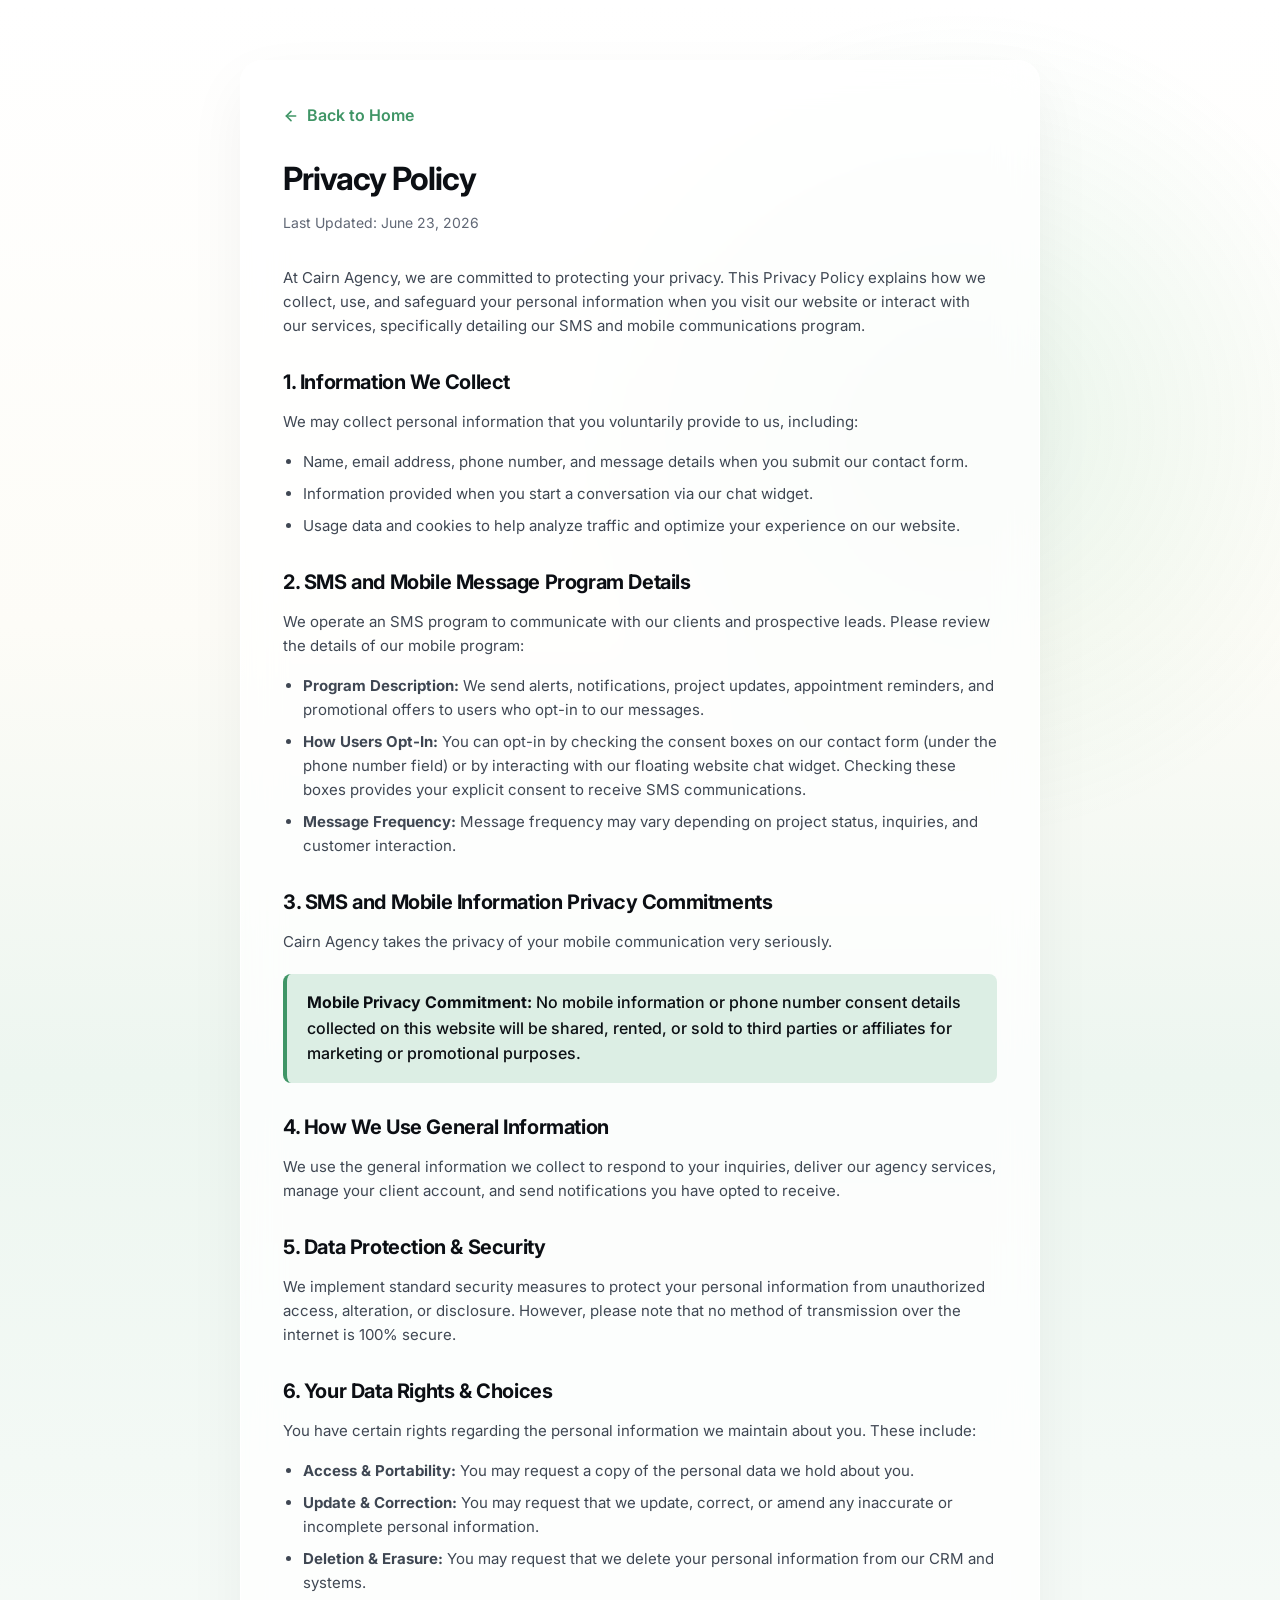
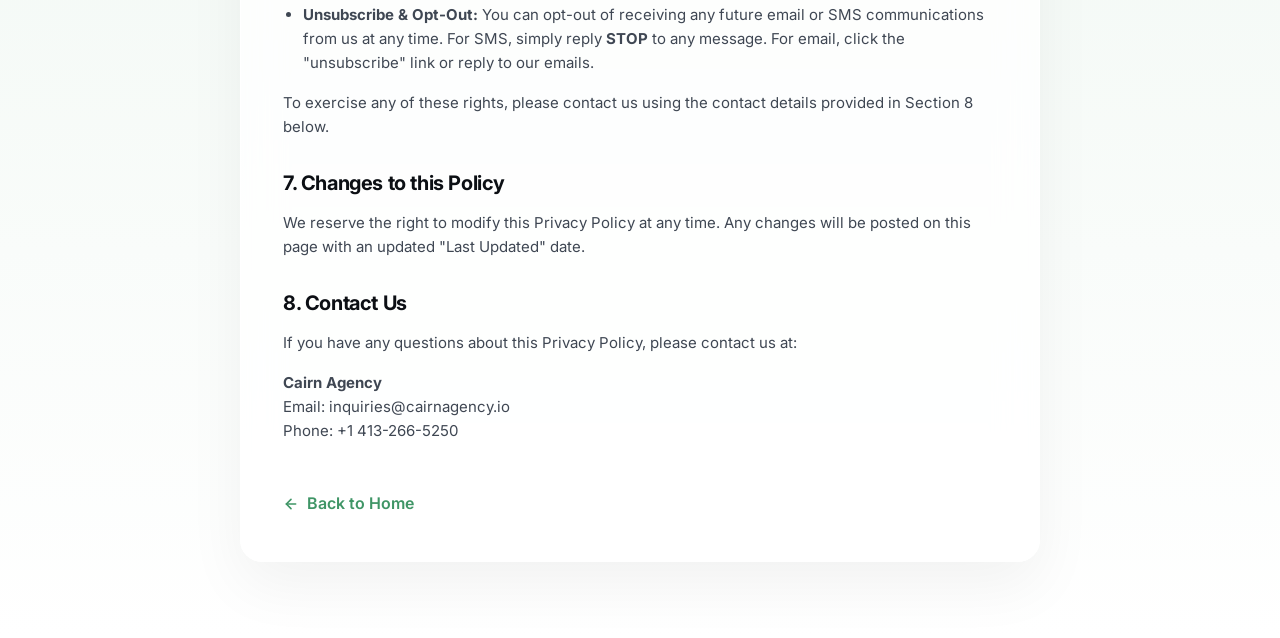
<file: privacy.html>
<!DOCTYPE html>
<html lang="en">
<head>
  <meta charset="UTF-8" />
  <meta name="viewport" content="width=device-width, initial-scale=1.0" />
  <title>Privacy Policy - CAIRN</title>
  <link rel="preconnect" href="https://fonts.googleapis.com" />
  <link rel="preconnect" href="https://fonts.gstatic.com" crossorigin />
  <link href="https://fonts.googleapis.com/css2?family=Inter:wght@300;400;500;600;700;800&display=swap" rel="stylesheet" />
  <style>
    *, *::before, *::after { box-sizing: border-box; margin: 0; padding: 0; }

    :root {
      --ink: #0c0f14;
      --muted: #606775;
      --sage: #3f9566;
      --sage-soft: #dceee4;
      --lavender: #7657df;
      --cream: #fbfaf4;
      --line: rgba(12, 15, 20, 0.08);
      --radius: 22px;
    }

    body {
      font-family: "Inter", system-ui, -apple-system, BlinkMacSystemFont, "Segoe UI", sans-serif;
      background: #fbfbf7;
      color: var(--ink);
      line-height: 1.6;
      -webkit-font-smoothing: antialiased;
    }

    a { color: inherit; text-decoration: none; }

    .page {
      min-height: 100vh;
      background:
        radial-gradient(circle at 75% 19%, rgba(83, 189, 126, 0.12), transparent 26rem),
        linear-gradient(180deg, #fff 0%, #fdfcf7 28%, #edf6f0 48%, #fff 100%);
      display: flex;
      flex-direction: column;
    }

    /* NAV */
    .site-nav {
      position: fixed;
      top: 0;
      left: 0;
      right: 0;
      z-index: 100;
      background: rgba(255, 255, 255, 0.72);
      border-bottom: 1px solid rgba(255, 255, 255, 0.82);
      backdrop-filter: blur(22px);
      -webkit-backdrop-filter: blur(22px);
    }

    .nav-inner {
      width: min(100% - 64px, 1420px);
      min-height: 82px;
      margin-inline: auto;
      display: grid;
      grid-template-columns: 1fr auto 1fr;
      align-items: center;
      gap: 24px;
    }

    .brand {
      display: inline-flex;
      align-items: center;
      gap: 11px;
      width: fit-content;
      font-size: 21px;
      font-weight: 700;
      letter-spacing: 0.035em;
    }

    .brand-mark {
      width: 24px;
      height: 24px;
      object-fit: contain;
    }

    .nav-links {
      display: flex;
      align-items: center;
      justify-content: center;
      gap: 40px;
      list-style: none;
    }

    .nav-links a {
      position: relative;
      color: var(--ink);
      font-size: 15px;
      font-weight: 580;
    }

    /* CONTENT */
    .content-container {
      flex: 1;
      width: min(100% - 32px, 800px);
      margin: 60px auto 76px;
      padding: 42px;
      background: rgba(255, 255, 255, 0.78);
      border: 1px solid rgba(255, 255, 255, 0.86);
      border-radius: var(--radius);
      box-shadow: 0 24px 60px rgba(0, 0, 0, 0.05);
      backdrop-filter: blur(20px);
      -webkit-backdrop-filter: blur(20px);
    }

    h1 {
      font-size: 32px;
      font-weight: 700;
      margin-bottom: 8px;
      letter-spacing: -0.03em;
    }

    .last-updated {
      color: var(--muted);
      font-size: 14px;
      margin-bottom: 32px;
    }

    h2 {
      font-size: 20px;
      font-weight: 700;
      margin: 28px 0 12px;
      letter-spacing: -0.02em;
    }

    p {
      color: #3f4753;
      margin-bottom: 16px;
      font-size: 15px;
    }

    ul {
      margin-left: 20px;
      margin-bottom: 16px;
      color: #3f4753;
      font-size: 15px;
    }

    li {
      margin-bottom: 8px;
    }

    .important-clause {
      background: var(--sage-soft);
      border-left: 4px solid var(--sage);
      padding: 16px 20px;
      border-radius: 8px;
      margin: 20px 0;
      font-weight: 500;
      color: var(--ink);
    }

    .back-home {
      display: inline-flex;
      align-items: center;
      gap: 8px;
      margin-top: 32px;
      color: var(--sage);
      font-weight: 600;
    }

    .back-home-top {
      margin-top: 0;
      margin-bottom: 24px;
    }

    @media (max-width: 820px) {
      .nav-inner {
        min-height: 86px;
        grid-template-columns: 1fr;
        justify-items: center;
        gap: 12px;
        padding-block: 14px;
      }
      .brand { justify-self: center; }
      .nav-links { gap: 26px; }
      .nav-links a { font-size: 14px; }
      .content-container { margin: 116px auto 58px; padding: 24px; }
    }
  </style>
</head>
<body>
  <div class="page">
    <main class="content-container">
      <a href="index.html" class="back-home back-home-top">
        <svg width="16" height="16" viewBox="0 0 24 24" fill="none" stroke="currentColor" stroke-width="2.4" stroke-linecap="round" stroke-linejoin="round">
          <line x1="19" y1="12" x2="5" y2="12"></line>
          <polyline points="12 19 5 12 12 5"></polyline>
        </svg>
        Back to Home
      </a>
      <h1>Privacy Policy</h1>
      <div class="last-updated">Last Updated: June 23, 2026</div>

      <p>At Cairn Agency, we are committed to protecting your privacy. This Privacy Policy explains how we collect, use, and safeguard your personal information when you visit our website or interact with our services, specifically detailing our SMS and mobile communications program.</p>

      <h2>1. Information We Collect</h2>
      <p>We may collect personal information that you voluntarily provide to us, including:</p>
      <ul>
        <li>Name, email address, phone number, and message details when you submit our contact form.</li>
        <li>Information provided when you start a conversation via our chat widget.</li>
        <li>Usage data and cookies to help analyze traffic and optimize your experience on our website.</li>
      </ul>

      <h2>2. SMS and Mobile Message Program Details</h2>
      <p>We operate an SMS program to communicate with our clients and prospective leads. Please review the details of our mobile program:</p>
      <ul>
        <li><strong>Program Description:</strong> We send alerts, notifications, project updates, appointment reminders, and promotional offers to users who opt-in to our messages.</li>
        <li><strong>How Users Opt-In:</strong> You can opt-in by checking the consent boxes on our contact form (under the phone number field) or by interacting with our floating website chat widget. Checking these boxes provides your explicit consent to receive SMS communications.</li>
        <li><strong>Message Frequency:</strong> Message frequency may vary depending on project status, inquiries, and customer interaction.</li>
      </ul>

      <h2>3. SMS and Mobile Information Privacy Commitments</h2>
      <p>Cairn Agency takes the privacy of your mobile communication very seriously.</p>
      <div class="important-clause">
        <strong>Mobile Privacy Commitment:</strong> No mobile information or phone number consent details collected on this website will be shared, rented, or sold to third parties or affiliates for marketing or promotional purposes.
      </div>

      <h2>4. How We Use General Information</h2>
      <p>We use the general information we collect to respond to your inquiries, deliver our agency services, manage your client account, and send notifications you have opted to receive.</p>

      <h2>5. Data Protection & Security</h2>
      <p>We implement standard security measures to protect your personal information from unauthorized access, alteration, or disclosure. However, please note that no method of transmission over the internet is 100% secure.</p>

      <h2>6. Your Data Rights & Choices</h2>
      <p>You have certain rights regarding the personal information we maintain about you. These include:</p>
      <ul>
        <li><strong>Access & Portability:</strong> You may request a copy of the personal data we hold about you.</li>
        <li><strong>Update & Correction:</strong> You may request that we update, correct, or amend any inaccurate or incomplete personal information.</li>
        <li><strong>Deletion & Erasure:</strong> You may request that we delete your personal information from our CRM and systems.</li>
        <li><strong>Unsubscribe & Opt-Out:</strong> You can opt-out of receiving any future email or SMS communications from us at any time. For SMS, simply reply <strong>STOP</strong> to any message. For email, click the "unsubscribe" link or reply to our emails.</li>
      </ul>
      <p>To exercise any of these rights, please contact us using the contact details provided in Section 8 below.</p>

      <h2>7. Changes to this Policy</h2>
      <p>We reserve the right to modify this Privacy Policy at any time. Any changes will be posted on this page with an updated "Last Updated" date.</p>

      <h2>8. Contact Us</h2>
      <p>If you have any questions about this Privacy Policy, please contact us at:</p>
      <p>
        <strong>Cairn Agency</strong><br />
        Email: inquiries@cairnagency.io<br />
        Phone: +1 413-266-5250
      </p>

      <a href="index.html" class="back-home">
        <svg width="16" height="16" viewBox="0 0 24 24" fill="none" stroke="currentColor" stroke-width="2.4" stroke-linecap="round" stroke-linejoin="round">
          <line x1="19" y1="12" x2="5" y2="12"></line>
          <polyline points="12 19 5 12 12 5"></polyline>
        </svg>
        Back to Home
      </a>
    </main>
  </div>

  <!-- LeadConnector Chat Widget Script -->
  <script src="https://widgets.leadconnectorhq.com/loader.js" data-resources-url="https://widgets.leadconnectorhq.com/chat-widget/loader.js" data-widget-id="6a3ad02f105532eae1537d68" data-source="WEB_USER"></script>
</body>
</html>
</file>
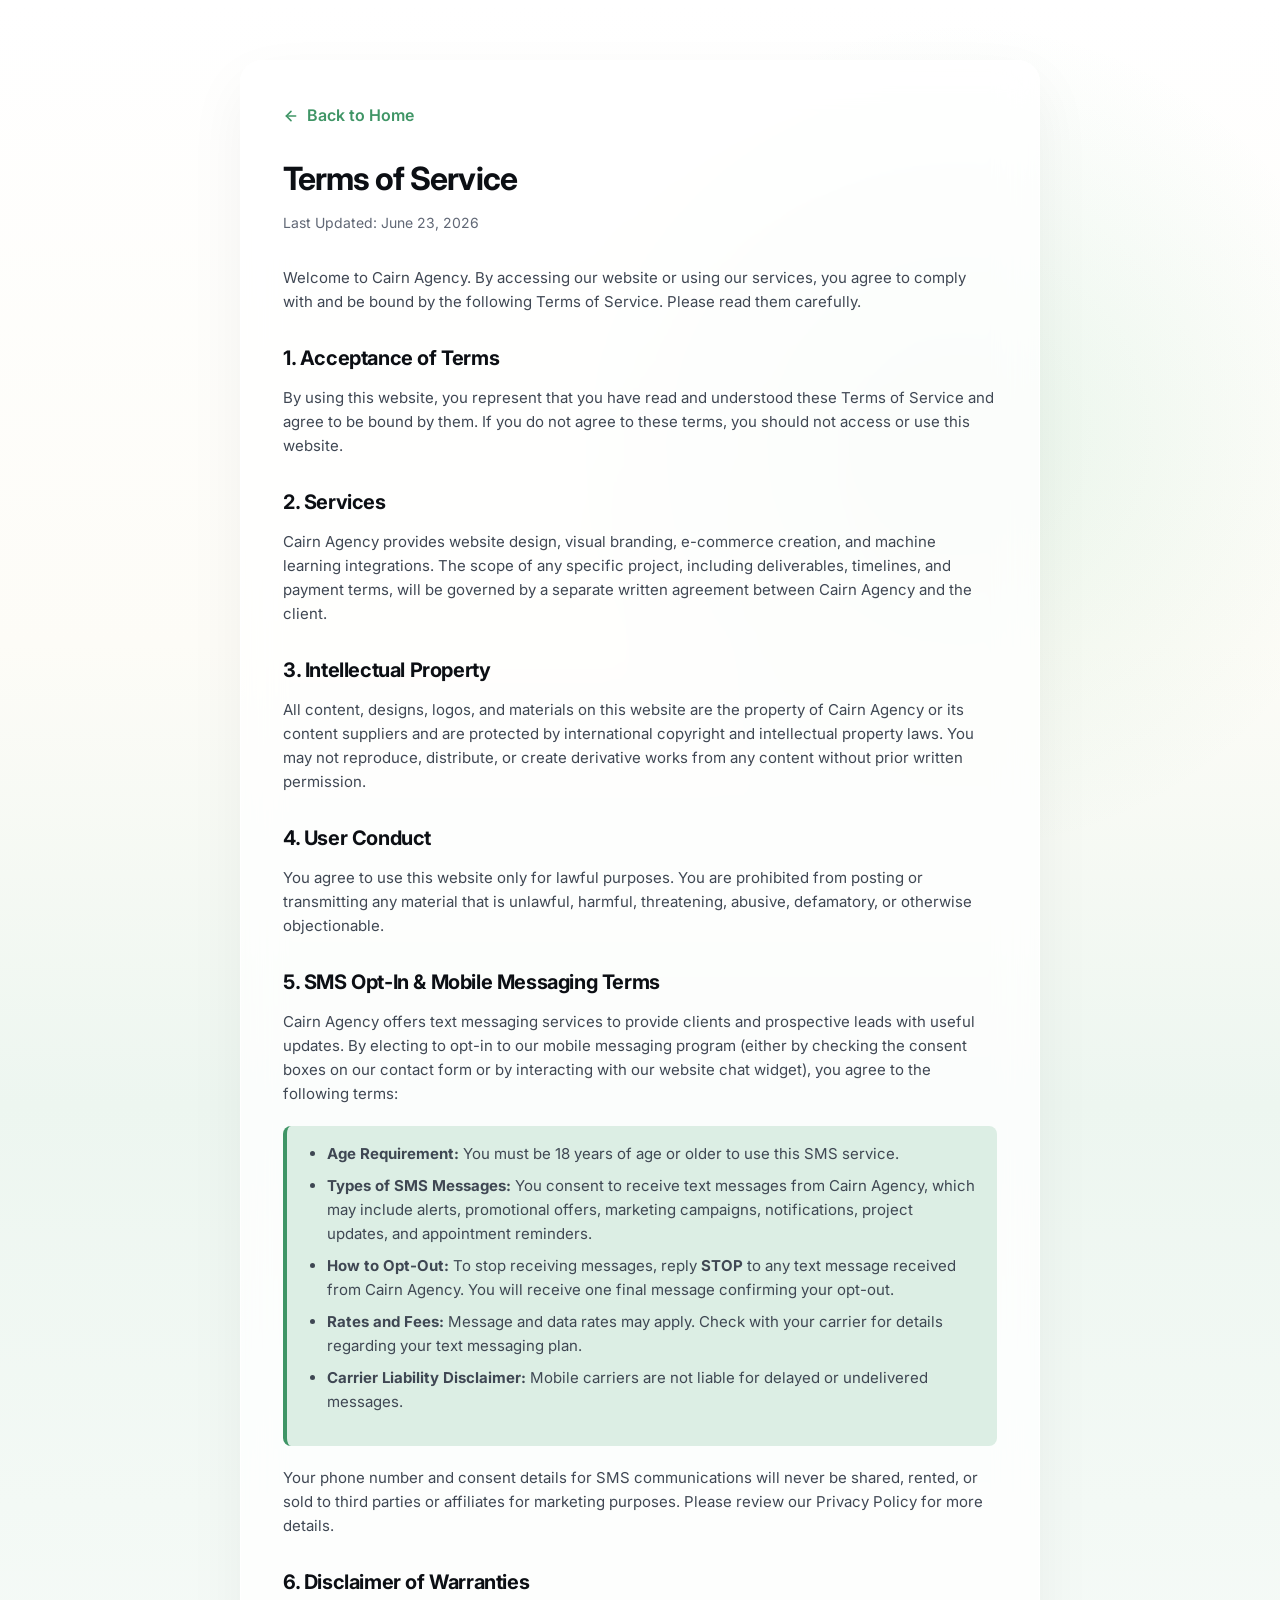
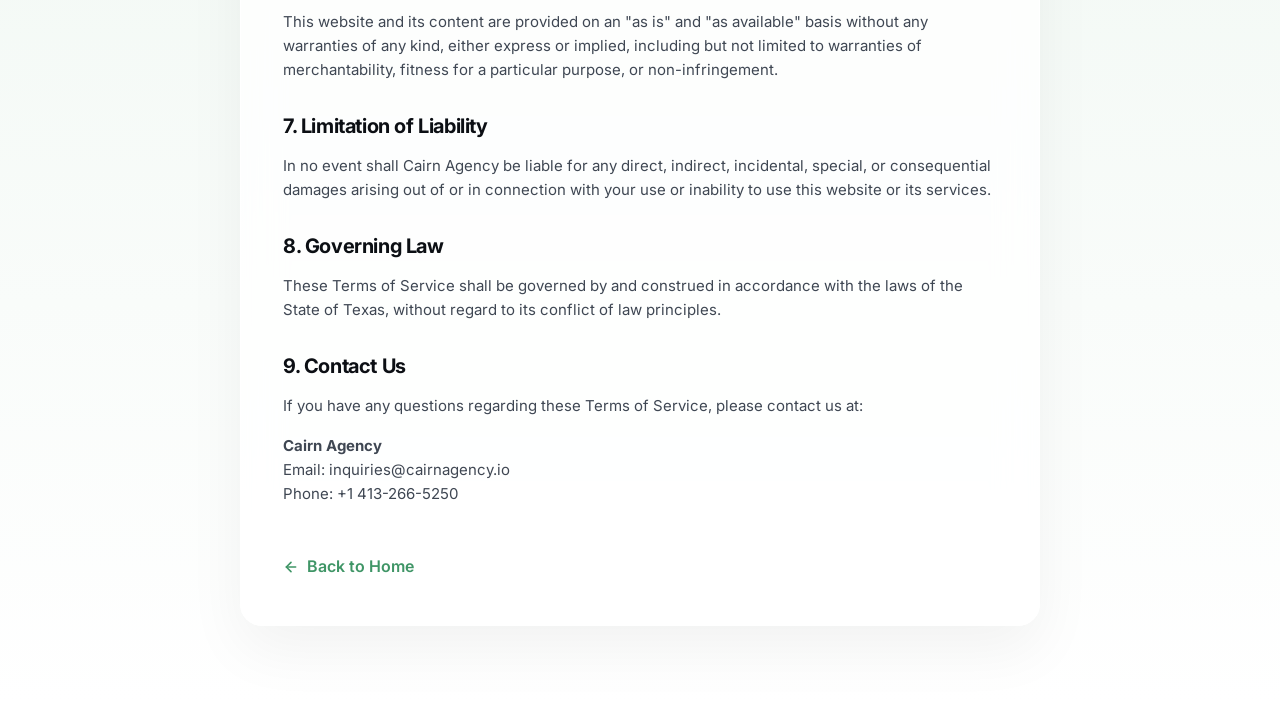
<file: terms.html>
<!DOCTYPE html>
<html lang="en">
<head>
  <meta charset="UTF-8" />
  <meta name="viewport" content="width=device-width, initial-scale=1.0" />
  <title>Terms of Service - CAIRN</title>
  <link rel="preconnect" href="https://fonts.googleapis.com" />
  <link rel="preconnect" href="https://fonts.gstatic.com" crossorigin />
  <link href="https://fonts.googleapis.com/css2?family=Inter:wght@300;400;500;600;700;800&display=swap" rel="stylesheet" />
  <style>
    *, *::before, *::after { box-sizing: border-box; margin: 0; padding: 0; }

    :root {
      --ink: #0c0f14;
      --muted: #606775;
      --sage: #3f9566;
      --sage-soft: #dceee4;
      --lavender: #7657df;
      --cream: #fbfaf4;
      --line: rgba(12, 15, 20, 0.08);
      --radius: 22px;
    }

    body {
      font-family: "Inter", system-ui, -apple-system, BlinkMacSystemFont, "Segoe UI", sans-serif;
      background: #fbfbf7;
      color: var(--ink);
      line-height: 1.6;
      -webkit-font-smoothing: antialiased;
    }

    a { color: inherit; text-decoration: none; }

    .page {
      min-height: 100vh;
      background:
        radial-gradient(circle at 75% 19%, rgba(83, 189, 126, 0.12), transparent 26rem),
        linear-gradient(180deg, #fff 0%, #fdfcf7 28%, #edf6f0 48%, #fff 100%);
      display: flex;
      flex-direction: column;
    }

    /* NAV */
    .site-nav {
      position: fixed;
      top: 0;
      left: 0;
      right: 0;
      z-index: 100;
      background: rgba(255, 255, 255, 0.72);
      border-bottom: 1px solid rgba(255, 255, 255, 0.82);
      backdrop-filter: blur(22px);
      -webkit-backdrop-filter: blur(22px);
    }

    .nav-inner {
      width: min(100% - 64px, 1420px);
      min-height: 82px;
      margin-inline: auto;
      display: grid;
      grid-template-columns: 1fr auto 1fr;
      align-items: center;
      gap: 24px;
    }

    .brand {
      display: inline-flex;
      align-items: center;
      gap: 11px;
      width: fit-content;
      font-size: 21px;
      font-weight: 700;
      letter-spacing: 0.035em;
    }

    .brand-mark {
      width: 24px;
      height: 24px;
      object-fit: contain;
    }

    .nav-links {
      display: flex;
      align-items: center;
      justify-content: center;
      gap: 40px;
      list-style: none;
    }

    .nav-links a {
      position: relative;
      color: var(--ink);
      font-size: 15px;
      font-weight: 580;
    }

    /* CONTENT */
    .content-container {
      flex: 1;
      width: min(100% - 32px, 800px);
      margin: 60px auto 76px;
      padding: 42px;
      background: rgba(255, 255, 255, 0.78);
      border: 1px solid rgba(255, 255, 255, 0.86);
      border-radius: var(--radius);
      box-shadow: 0 24px 60px rgba(0, 0, 0, 0.05);
      backdrop-filter: blur(20px);
      -webkit-backdrop-filter: blur(20px);
    }

    h1 {
      font-size: 32px;
      font-weight: 700;
      margin-bottom: 8px;
      letter-spacing: -0.03em;
    }

    .last-updated {
      color: var(--muted);
      font-size: 14px;
      margin-bottom: 32px;
    }

    h2 {
      font-size: 20px;
      font-weight: 700;
      margin: 28px 0 12px;
      letter-spacing: -0.02em;
    }

    p {
      color: #3f4753;
      margin-bottom: 16px;
      font-size: 15px;
    }

    ul {
      margin-left: 20px;
      margin-bottom: 16px;
      color: #3f4753;
      font-size: 15px;
    }

    li {
      margin-bottom: 8px;
    }

    .important-clause {
      background: rgba(12, 15, 20, 0.03);
      border-left: 4px solid var(--muted);
      padding: 16px 20px;
      border-radius: 8px;
      margin: 20px 0;
      font-size: 14px;
      color: var(--muted);
    }

    .compliance-clause {
      background: var(--sage-soft);
      border-left: 4px solid var(--sage);
      padding: 16px 20px;
      border-radius: 8px;
      margin: 20px 0;
      font-size: 14.5px;
      color: var(--ink);
    }

    .back-home {
      display: inline-flex;
      align-items: center;
      gap: 8px;
      margin-top: 32px;
      color: var(--sage);
      font-weight: 600;
    }

    .back-home-top {
      margin-top: 0;
      margin-bottom: 24px;
    }

    @media (max-width: 820px) {
      .nav-inner {
        min-height: 86px;
        grid-template-columns: 1fr;
        justify-items: center;
        gap: 12px;
        padding-block: 14px;
      }
      .brand { justify-self: center; }
      .nav-links { gap: 26px; }
      .nav-links a { font-size: 14px; }
      .content-container { margin: 60px auto 58px; padding: 24px; }
    }
  </style>
</head>
<body>
  <div class="page">
    <main class="content-container">
      <a href="index.html" class="back-home back-home-top">
        <svg width="16" height="16" viewBox="0 0 24 24" fill="none" stroke="currentColor" stroke-width="2.4" stroke-linecap="round" stroke-linejoin="round">
          <line x1="19" y1="12" x2="5" y2="12"></line>
          <polyline points="12 19 5 12 12 5"></polyline>
        </svg>
        Back to Home
      </a>
      <h1>Terms of Service</h1>
      <div class="last-updated">Last Updated: June 23, 2026</div>

      <p>Welcome to Cairn Agency. By accessing our website or using our services, you agree to comply with and be bound by the following Terms of Service. Please read them carefully.</p>

      <h2>1. Acceptance of Terms</h2>
      <p>By using this website, you represent that you have read and understood these Terms of Service and agree to be bound by them. If you do not agree to these terms, you should not access or use this website.</p>

      <h2>2. Services</h2>
      <p>Cairn Agency provides website design, visual branding, e-commerce creation, and machine learning integrations. The scope of any specific project, including deliverables, timelines, and payment terms, will be governed by a separate written agreement between Cairn Agency and the client.</p>

      <h2>3. Intellectual Property</h2>
      <p>All content, designs, logos, and materials on this website are the property of Cairn Agency or its content suppliers and are protected by international copyright and intellectual property laws. You may not reproduce, distribute, or create derivative works from any content without prior written permission.</p>

      <h2>4. User Conduct</h2>
      <p>You agree to use this website only for lawful purposes. You are prohibited from posting or transmitting any material that is unlawful, harmful, threatening, abusive, defamatory, or otherwise objectionable.</p>

      <h2>5. SMS Opt-In & Mobile Messaging Terms</h2>
      <p>Cairn Agency offers text messaging services to provide clients and prospective leads with useful updates. By electing to opt-in to our mobile messaging program (either by checking the consent boxes on our contact form or by interacting with our website chat widget), you agree to the following terms:</p>
      
      <div class="compliance-clause">
        <ul>
          <li><strong>Age Requirement:</strong> You must be 18 years of age or older to use this SMS service.</li>
          <li><strong>Types of SMS Messages:</strong> You consent to receive text messages from Cairn Agency, which may include alerts, promotional offers, marketing campaigns, notifications, project updates, and appointment reminders.</li>
          <li><strong>How to Opt-Out:</strong> To stop receiving messages, reply <strong>STOP</strong> to any text message received from Cairn Agency. You will receive one final message confirming your opt-out.</li>
          <li><strong>Rates and Fees:</strong> Message and data rates may apply. Check with your carrier for details regarding your text messaging plan.</li>
          <li><strong>Carrier Liability Disclaimer:</strong> Mobile carriers are not liable for delayed or undelivered messages.</li>
        </ul>
      </div>

      <p>Your phone number and consent details for SMS communications will never be shared, rented, or sold to third parties or affiliates for marketing purposes. Please review our Privacy Policy for more details.</p>

      <h2>6. Disclaimer of Warranties</h2>
      <p>This website and its content are provided on an "as is" and "as available" basis without any warranties of any kind, either express or implied, including but not limited to warranties of merchantability, fitness for a particular purpose, or non-infringement.</p>

      <h2>7. Limitation of Liability</h2>
      <p>In no event shall Cairn Agency be liable for any direct, indirect, incidental, special, or consequential damages arising out of or in connection with your use or inability to use this website or its services.</p>

      <h2>8. Governing Law</h2>
      <p>These Terms of Service shall be governed by and construed in accordance with the laws of the State of Texas, without regard to its conflict of law principles.</p>

      <h2>9. Contact Us</h2>
      <p>If you have any questions regarding these Terms of Service, please contact us at:</p>
      <p>
        <strong>Cairn Agency</strong><br />
        Email: inquiries@cairnagency.io<br />
        Phone: +1 413-266-5250
      </p>

      <a href="index.html" class="back-home">
        <svg width="16" height="16" viewBox="0 0 24 24" fill="none" stroke="currentColor" stroke-width="2.4" stroke-linecap="round" stroke-linejoin="round">
          <line x1="19" y1="12" x2="5" y2="12"></line>
          <polyline points="12 19 5 12 12 5"></polyline>
        </svg>
        Back to Home
      </a>
    </main>
  </div>

  <!-- LeadConnector Chat Widget Script -->
  <script src="https://widgets.leadconnectorhq.com/loader.js" data-resources-url="https://widgets.leadconnectorhq.com/chat-widget/loader.js" data-widget-id="6a3ad02f105532eae1537d68" data-source="WEB_USER"></script>
</body>
</html>
</file>
<file: assets/cairn-design-system.css>
/* ============================================================
   CAIRN AGENCY - DESIGN SYSTEM REFINEMENT LAYER
   ============================================================

   WHAT THIS FILE IS
   A drop-in stylesheet that sits AFTER the existing <style>
   block in index.html and corrects the design system without
   touching any markup or copy.

   HOW TO INSTALL (in execution order)
   1. Save this file as /assets/cairn-design-system.css
   2. In index.html, immediately BEFORE </head>, add:
        <link rel="stylesheet" href="assets/cairn-design-system.css">
   3. It must load AFTER the existing inline <style> block so
      these rules win. Load order is what makes it work, not
      !important.
   4. Add the JavaScript from section 9 before </body>.
   5. Hard refresh (Ctrl+Shift+R) and compare.

   WHAT IT DOES NOT TOUCH
   Brand colors, fonts, logo, squared button geometry, the grain
   overlay, and all copy. Those are settled decisions.

   JARGON, IN PLAIN ENGLISH
   - "Token"    a named value reused everywhere, so one edit
                changes the whole site.
   - "rem"      a unit relative to the root font size (16px).
                1rem = 16px. Used so text scales for users who
                change their browser font size.
   - "clamp()"  clamp(min, preferred, max). Lets a heading grow
                with the screen but never past the limits.
   - "Type scale" a fixed set of sizes generated from one
                multiplier, so sizes relate to each other
                instead of being picked by eye.
   ============================================================ */


/* ============================================================
   1. TOKENS
   Everything below is defined once here and referenced later.
   ============================================================ */

:root {

  /* ---- TYPE SCALE ------------------------------------------
     Base 16px, ratio 1.25 (the "major third").
     Each step is the one below it multiplied by 1.25.
     This replaces the 27 ad hoc font sizes currently in use.
     Never introduce a size that is not on this list.
  ----------------------------------------------------------- */
  --step-n2:  0.64rem;   /* 10.24px  legal, footnotes         */
  --step-n1:  0.80rem;   /* 12.8px   eyebrows, labels, meta    */
  --step-0:   1.00rem;   /* 16px     body copy                 */
  --step-1:   1.25rem;   /* 20px     lead paragraphs           */
  --step-2:   1.563rem;  /* 25px     h4, card titles           */
  --step-3:   1.953rem;  /* 31.25px  h3                        */
  --step-4:   2.441rem;  /* 39px     h2 lower bound            */
  --step-5:   3.052rem;  /* 48.8px   h2 upper bound            */
  --step-6:   3.815rem;  /* 61px     h1 upper bound            */
  --step-7:   5.960rem;  /* 95px     the single big stat       */

  /* Fluid headings. Same 1.25 ratio at both ends, so the
     relationship between h1 and h2 holds at every screen size.
     This is the part that was broken: each old heading had its
     own unrelated clamp. */
  --type-h1: clamp(var(--step-4), 6vw,   var(--step-6));
  --type-h2: clamp(var(--step-3), 4.5vw, var(--step-5));
  --type-h3: clamp(var(--step-2), 3vw,   var(--step-4));
  --type-lead: clamp(var(--step-1), 2.2vw, var(--step-2));

  /* ---- LINE HEIGHT ----------------------------------------
     Rule: the bigger the text, the tighter the leading.
     Replaces 8 scattered values (0.9, 0.98, 1.0, 1.05, ...).
  ----------------------------------------------------------- */
  --lh-display: 1.02;   /* h1, h2, big stats */
  --lh-heading: 1.15;   /* h3, h4, card titles */
  --lh-body:    1.6;    /* paragraphs */
  --lh-tight:   1.35;   /* dense UI rows, log lines */

  /* ---- LETTER SPACING -------------------------------------
     Three values only. Replaces 9.
     Large type needs negative tracking to look correct.
     Uppercase labels need positive tracking to stay legible.
  ----------------------------------------------------------- */
  --ls-display: -0.03em;
  --ls-normal:   0;
  --ls-label:    0.18em;

  /* ---- WEIGHT ---------------------------------------------
     800 was used 21 of 39 times, which flattens hierarchy and
     reads loud rather than grounded. It is now reserved for
     the hero and the closing call to action only.
  ----------------------------------------------------------- */
  --fw-body:    400;
  --fw-medium:  500;
  --fw-label:   600;
  --fw-heading: 700;
  --fw-hero:    800;

  /* ---- SPACING, 8px GRID ----------------------------------
     Replaces 13 padding values and 14 gap values.
     Off grid values currently in use (6, 20, 28, 30, 50, 60)
     are remapped below.
  ----------------------------------------------------------- */
  --sp-1:  0.25rem;  /*   4px */
  --sp-2:  0.5rem;   /*   8px */
  --sp-3:  1rem;     /*  16px */
  --sp-4:  1.5rem;   /*  24px */
  --sp-5:  2rem;     /*  32px */
  --sp-6:  2.5rem;   /*  40px */
  --sp-7:  3rem;     /*  48px */
  --sp-8:  4rem;     /*  64px */
  --sp-9:  5rem;     /*  80px */
  --sp-10: 6rem;     /*  96px */
  --sp-11: 8rem;     /* 128px */

  /* ---- MOTION ---------------------------------------------
     Your existing curve is good and is kept as the only curve.
     Previously 4 of 10 transitions bypassed it and used
     "ease", which is the browser default and reads generic.
  ----------------------------------------------------------- */
  --ease:      cubic-bezier(0.16, 1, 0.3, 1);  /* expo out */
  --dur-fast:  150ms;
  --dur:       250ms;
  --dur-slow:  400ms;
  --transition: all var(--dur) var(--ease);

  /* ---- ELEVATION ------------------------------------------
     One light source, directly above. Every shadow uses a
     positive Y offset and no X offset, with alpha decreasing
     as the shadow spreads. The old 3 shadows each implied a
     different light direction and opacity, which is the most
     common tell that a design was assembled, not designed.
  ----------------------------------------------------------- */
  --elev-1: 0 1px 2px rgba(0,0,0,0.10),
            0 2px 6px rgba(0,0,0,0.06);
  --elev-2: 0 2px 6px rgba(0,0,0,0.10),
            0 10px 24px rgba(0,0,0,0.08);
  --elev-3: 0 4px 12px rgba(0,0,0,0.10),
            0 24px 56px rgba(0,0,0,0.10);
  --elev-primary: 0 2px 6px rgba(45,139,87,0.20),
                  0 12px 32px rgba(45,139,87,0.16);

  /* ---- BREAKPOINTS (reference only) -----------------------
     CSS cannot use variables inside @media, so these are
     documented here and written literally below.
     Old set had six: 600, 768, 900, 901, 960, 1060.
     900 and 960 nearly collide, and 900/901 is a seam that
     produces one dead pixel column of undefined behavior.
     New set is three.
  ----------------------------------------------------------- */
  /* sm: 640px   md: 900px   lg: 1200px */
}


/* ============================================================
   2. TYPE, APPLIED
   Every heading is remapped onto the scale above.
   Previously each section had its own unrelated size.
   ============================================================ */

.hero-section h1,
.final-cta-box h2 {
  font-size: var(--type-h1);
  font-weight: var(--fw-hero);
  line-height: var(--lh-display);
  letter-spacing: var(--ls-display);
}

/* All seven section headings collapse to one size.
   This is the single highest impact rule in the file. */
.system-header-row h2,
.case-content-col h2,
.count-grid h2,
.pricing-section h2,
.faq-left-header h2,
.problem-left-copy h2,
.calc-inputs-side h2,
.moment-section h2 {
  font-size: var(--type-h2);
  font-weight: var(--fw-heading);
  line-height: var(--lh-display);
  letter-spacing: var(--ls-display);
}

h3, .spec-title, .pricing-phase, .bio-name, .ledger-title {
  font-size: var(--type-h3);
  font-weight: var(--fw-heading);
  line-height: var(--lh-heading);
  letter-spacing: var(--ls-normal);
}

.hero-sub,
.pricing-intro,
.system-header-intro,
.moment-copy {
  font-size: var(--type-lead);
  font-weight: var(--fw-body);
  line-height: var(--lh-body);
}

/* Body copy. Was 15.5px, 15px, 14.5px, 14px, 13.5px, 13px
   depending on which section you happened to be in. */
body,
.bio-text,
.case-body-text,
.spec-desc,
.problem-left-copy p,
.faq-content-inner {
  font-size: var(--step-0);
  font-weight: var(--fw-body);
  line-height: var(--lh-body);
}

/* Small supporting text. One size, not four. */
.hero-cta-note,
.spec-subtitle,
.bio-role,
.pricing-badge,
.slider-label-row,
.checklist-row {
  font-size: var(--step-n1);
  line-height: var(--lh-tight);
}

/* Uppercase labels. Tracking is what makes uppercase readable. */
.eyebrow,
.btn,
.pricing-badge,
.log-header {
  font-size: var(--step-n1);
  font-weight: var(--fw-label);
  letter-spacing: var(--ls-label);
  text-transform: uppercase;
}

/* Monospace numerals for anything in a ledger, log, or
   calculator. Digits share one width so figures line up in a
   column instead of jittering as values change. This is a
   small change that reads as very expensive. */
.log-timestamp,
.ledger-hours-val,
.slider-val-bubble,
.calc-ledger-row .val,
.moment-stat .num,
.spec-num,
.val {
  font-variant-numeric: tabular-nums;
  font-feature-settings: "tnum" 1;
  letter-spacing: var(--ls-normal);
}

/* The one oversized stat. Kept deliberately large because a
   single dominant number is a strong editorial device, but it
   now sits on the scale instead of floating at 14vw. */
.moment-stat .num {
  font-size: clamp(var(--step-6), 12vw, var(--step-7));
  font-weight: var(--fw-hero);
  line-height: 0.9;
  letter-spacing: -0.04em;
}


/* ============================================================
   3. SPACING, APPLIED
   Off grid values remapped to the 8px grid.
   ============================================================ */

.section-padding { padding-block: var(--sp-10); }   /* was 120 */

.container { width: min(100% - var(--sp-5), 1200px); }

.eyebrow      { margin-bottom: var(--sp-4); }        /* was 20 */
.hero-section h1,
.final-cta-box h2 { margin-bottom: var(--sp-4); }
.case-content-col h2,
.pricing-section h2 { margin-bottom: var(--sp-5); }  /* was 30 */

.hero-section {
  padding-top: var(--sp-11);                          /* was 180 */
  padding-bottom: var(--sp-10);
}

.btn { padding: var(--sp-3) var(--sp-5); }            /* was 16/32 */

/* Grid gaps. Was 60, 40, 30, 28, 20, 12, 6 mixed freely. */
.hero-grid,
.problem-grid,
.case-grid,
.moment-grid   { gap: var(--sp-8); }                  /* was 60 */
.system-header-row,
.calc-box      { gap: var(--sp-6); }                  /* was 40 */
.spec-row,
.pricing-features,
.checklist-row { gap: var(--sp-3); }                  /* was 12 */
.log-row,
.ledger-row    { gap: var(--sp-2); }                  /* was 6 */

.pricing-card  { padding: var(--sp-5); }              /* was 30 */
.ledger-card,
.log-panel,
.bio-card,
.calc-box      { padding: var(--sp-6); }              /* was 36/50 */


/* ============================================================
   4. ELEVATION, APPLIED
   ============================================================ */

.ledger-card,
.log-panel      { box-shadow: var(--elev-2); }
.pricing-card   { box-shadow: var(--elev-1); }
.calc-box,
.bio-card       { box-shadow: var(--elev-3); }
.btn-primary:hover { box-shadow: var(--elev-primary); }


/* ============================================================
   5. MOTION, APPLIED
   Every transition routed through the one curve.
   "all" is replaced with named properties, because animating
   "all" forces the browser to watch every property and is a
   measurable performance cost.
   ============================================================ */

.btn,
.nav-cta-btn,
.linkedin-btn {
  transition: background-color var(--dur) var(--ease),
              border-color var(--dur) var(--ease),
              box-shadow var(--dur) var(--ease),
              transform var(--dur) var(--ease);
}

.btn:hover,
.nav-cta-btn:hover { transform: translateY(-2px); }
.btn:active        { transform: translateY(0); }

.faq-trigger { transition: color var(--dur) var(--ease); }
.faq-content { transition: max-height var(--dur-slow) var(--ease),
                           opacity var(--dur) var(--ease); }

.pricing-card,
.spec-row {
  transition: transform var(--dur) var(--ease),
              box-shadow var(--dur) var(--ease),
              border-color var(--dur) var(--ease);
}
.pricing-card:hover { transform: translateY(-4px); box-shadow: var(--elev-3); }

.site-header {
  transition: background-color var(--dur) var(--ease),
              box-shadow var(--dur) var(--ease);
}


/* ============================================================
   6. ENTRANCE MOTION
   The site currently has zero animation declarations, which is
   why it feels identical to a static screenshot. These are
   deliberately small. Motion that announces itself reads cheap.
   Requires the JavaScript in section 9.
   ============================================================ */

[data-reveal] {
  opacity: 0;
  transform: translateY(16px);
  transition: opacity var(--dur-slow) var(--ease),
              transform var(--dur-slow) var(--ease);
  will-change: opacity, transform;
}

[data-reveal].is-visible {
  opacity: 1;
  transform: none;
}

/* Staggered children, for grids and lists. Each item starts
   60ms after the one before it. */
[data-reveal-stagger] > * {
  opacity: 0;
  transform: translateY(16px);
  transition: opacity var(--dur-slow) var(--ease),
              transform var(--dur-slow) var(--ease);
}
[data-reveal-stagger].is-visible > * { opacity: 1; transform: none; }
[data-reveal-stagger].is-visible > *:nth-child(1) { transition-delay: 0ms; }
[data-reveal-stagger].is-visible > *:nth-child(2) { transition-delay: 60ms; }
[data-reveal-stagger].is-visible > *:nth-child(3) { transition-delay: 120ms; }
[data-reveal-stagger].is-visible > *:nth-child(4) { transition-delay: 180ms; }
[data-reveal-stagger].is-visible > *:nth-child(5) { transition-delay: 240ms; }


/* ============================================================
   7. GRAPHICS LAYER
   All vector and gradient based, no image files. This keeps
   Lighthouse performance at or near 100 and means nothing to
   art direct, license, or wait on.

   The visual language is drawn from what a cairn actually is:
   a stack of stones marking a trail. Topographic contour lines
   and stone forms, nothing generic or technological.
   ============================================================ */

/* 7a. Topographic contour field.
   Sits behind dark sections at very low opacity. Reads as
   texture rather than as a pattern you can name, which is the
   intent. Elevation lines suit a construction and trail brand
   and avoid the circuit board and network node cliche that
   every other AI company uses. */
.hero-section,
.case-section,
.final-cta-section {
  position: relative;
  isolation: isolate;
}

.hero-section::before,
.case-section::before,
.final-cta-section::before {
  content: "";
  position: absolute;
  inset: 0;
  z-index: -1;
  pointer-events: none;
  opacity: 0.055;
  background-image: url("data:image/svg+xml,%3Csvg xmlns='http://www.w3.org/2000/svg' width='800' height='800' viewBox='0 0 800 800'%3E%3Cg fill='none' stroke='%23AEC3AE' stroke-width='1.1'%3E%3Cpath d='M-40 620 Q 160 560 340 600 T 720 540 T 900 580'/%3E%3Cpath d='M-40 560 Q 160 496 340 540 T 720 476 T 900 520'/%3E%3Cpath d='M-40 500 Q 160 432 340 480 T 720 412 T 900 460'/%3E%3Cpath d='M-40 440 Q 160 368 340 420 T 720 348 T 900 400'/%3E%3Cpath d='M-40 380 Q 160 304 340 360 T 720 284 T 900 340'/%3E%3Cpath d='M-40 320 Q 160 240 340 300 T 720 220 T 900 280'/%3E%3Cpath d='M-40 260 Q 160 176 340 240 T 720 156 T 900 220'/%3E%3Cpath d='M-40 200 Q 160 112 340 180 T 720 92 T 900 160'/%3E%3Cpath d='M-40 140 Q 160 48 340 120 T 720 28 T 900 100'/%3E%3C/g%3E%3C/svg%3E");
  background-size: 1000px 1000px;
  background-position: center bottom;
  background-repeat: repeat;
}

/* 7b. Hero depth wash.
   A single soft sage light source in the upper right, which
   matches the light direction implied by the elevation system
   in section 1. Gives the hero dimension without an image. */
.hero-section::after {
  content: "";
  position: absolute;
  inset: 0;
  z-index: -1;
  pointer-events: none;
  background:
    radial-gradient(ellipse 70% 55% at 78% 12%,
      rgba(174,195,174,0.13) 0%,
      rgba(174,195,174,0.05) 38%,
      transparent 72%),
    radial-gradient(ellipse 90% 60% at 20% 95%,
      rgba(45,139,87,0.10) 0%,
      transparent 65%);
}

/* 7c. Stone stack section divider.
   A drawn cairn, used to mark major section transitions. This
   is a supporting motif and is deliberately not the logo. The
   existing stonemark in the nav stays the only logo usage. */
.section-padding + .section-padding::before {
  content: "";
  display: block;
  width: 34px;
  height: 44px;
  margin: 0 auto var(--sp-8);
  opacity: 0.5;
  background-image: url("data:image/svg+xml,%3Csvg xmlns='http://www.w3.org/2000/svg' width='34' height='44' viewBox='0 0 34 44'%3E%3Cg fill='none' stroke='%23C9982E' stroke-width='1.4' stroke-linejoin='round'%3E%3Cpath d='M5 40 q12 -5 24 0 q-2 3 -12 3 t-12 -3z'/%3E%3Cpath d='M7 33 q10 -6 20 0 q-3 4 -10 4 t-10 -4z'/%3E%3Cpath d='M9.5 25.5 q7.5 -6 15 0 q-3 4 -7.5 4 t-7.5 -4z'/%3E%3Cpath d='M12 18 q5 -5 10 0 q-2 3 -5 3 t-5 -3z'/%3E%3Cpath d='M14 11.5 q3 -4 6 0 q-1.5 2.5 -3 2.5 t-3 -2.5z'/%3E%3C/g%3E%3C/svg%3E");
  background-repeat: no-repeat;
}

/* 7d. Hairline rules.
   Section seams at 1px with low alpha. Cheap to add, and the
   absence of any seam is part of why sections currently run
   together. */
.section-padding + .section-padding {
  border-top: 1px solid rgba(247,244,236,0.08);
}

/* 7e. Refined grain.
   Your existing .noise-overlay is kept. Adding a blend mode
   makes the grain sit in the image rather than on top of it,
   which is the difference between texture and a gray film. */
.noise-overlay {
  mix-blend-mode: overlay;
  opacity: 0.05;
}

/* 7f. Reserved slot for the VSL and answer videos.
   Not active yet. When the videos are ready, wrap each one in
   <div class="video-frame"> and it will inherit the system. */
.video-frame {
  position: relative;
  aspect-ratio: 16 / 9;
  overflow: hidden;
  background-color: var(--panel-dark);
  box-shadow: var(--elev-3);
  border: 1px solid rgba(247,244,236,0.10);
}
.video-frame > video,
.video-frame > iframe {
  width: 100%;
  height: 100%;
  border: 0;
  display: block;
}


/* ============================================================
   8. ACCESSIBILITY AND RESPONSIVE
   ============================================================ */

/* Respects the operating system setting for users who get
   motion sickness from animation. Currently missing entirely,
   and it is a scored Lighthouse item. */
@media (prefers-reduced-motion: reduce) {
  *,
  *::before,
  *::after {
    animation-duration: 0.01ms !important;
    animation-iteration-count: 1 !important;
    transition-duration: 0.01ms !important;
    scroll-behavior: auto !important;
  }
  [data-reveal],
  [data-reveal-stagger] > * {
    opacity: 1 !important;
    transform: none !important;
  }
}

/* Focus ring. You already have :focus-visible, this makes it
   consistent and visible against both the dark and cream
   backgrounds. */
:focus-visible {
  outline: 2px solid var(--gold);
  outline-offset: 3px;
}

/* Three breakpoints, replacing six. */
@media (max-width: 900px) {
  .section-padding { padding-block: var(--sp-8); }
  .hero-section {
    padding-top: var(--sp-10);
    padding-bottom: var(--sp-8);
  }
  .hero-grid,
  .problem-grid,
  .case-grid,
  .moment-grid { gap: var(--sp-6); }
  .calc-box,
  .bio-card,
  .ledger-card,
  .log-panel { padding: var(--sp-5); }
}

@media (max-width: 640px) {
  .section-padding { padding-block: var(--sp-7); }
  .container { width: min(100% - var(--sp-4), 1200px); }
  .btn { width: 100%; }
  .section-padding + .section-padding::before { margin-bottom: var(--sp-6); }
}


/* ============================================================
   9. REQUIRED JAVASCRIPT
   Paste this immediately before </body> in index.html.
   It adds the .is-visible class when an element scrolls into
   view, which is what triggers section 6.

   Copy everything between the two comment markers.

   <!-- CAIRN REVEAL START -->
   <script>
   (function () {
     var sel = '[data-reveal], [data-reveal-stagger]';
     var reduce = window.matchMedia('(prefers-reduced-motion: reduce)').matches;
     var nodes = document.querySelectorAll(sel);
     if (reduce || !('IntersectionObserver' in window)) {
       nodes.forEach(function (n) { n.classList.add('is-visible'); });
       return;
     }
     var io = new IntersectionObserver(function (entries) {
       entries.forEach(function (e) {
         if (e.isIntersecting) {
           e.target.classList.add('is-visible');
           io.unobserve(e.target);
         }
       });
     }, { rootMargin: '0px 0px -12% 0px', threshold: 0.1 });
     nodes.forEach(function (n) { io.observe(n); });
   })();
   </script>
   <!-- CAIRN REVEAL END -->

   THEN add the attributes to the markup. Minimum useful set:
     <section class="problem-section ..." data-reveal>
     <section class="system-section ..." data-reveal>
     <div class="spec-table" data-reveal-stagger>
     <div class="moment-grid" data-reveal>
     <div class="case-grid" data-reveal>
     <div class="pricing-cards-wrap" data-reveal-stagger>
     <div class="faq-list" data-reveal-stagger>

   Do NOT put data-reveal on the hero. Content above the fold
   should never fade in. It delays the first thing the visitor
   came to read and hurts the Largest Contentful Paint score.
   ============================================================ */
</file>
<file: assets/cairn-tech-layer.css>
/* ============================================================
   CAIRN AGENCY - TECH LAYER v2
   ============================================================
   Changes from v1:
   1. Every remaining cream surface caught, including
      .calc-inputs-side which was the white block in the
      "Calculate Your Leak" section.
   2. Section seams removed. The page is now one continuous
      gradient field instead of eleven bounded blocks.
   3. The System section rebuilt from a bordered spec sheet
      into elevated 3D cards.
   4. Real depth: perspective, layered translucency, rim light,
      and pointer-reactive tilt.
   ============================================================ */

:root {
  --surface-0: #121412;
  --surface-1: #171A17;
  --surface-2: rgba(32, 36, 32, 0.55);
  --surface-3: rgba(42, 47, 42, 0.62);

  --line:        rgba(174, 195, 174, 0.10);
  --line-bright: rgba(174, 195, 174, 0.24);

  --glow-green: rgba(55, 169, 106, 0.50);
  --glow-sage:  rgba(174, 195, 174, 0.32);

  --text-hi:  #EEF1EB;
  --text-mid: rgba(238, 241, 235, 0.74);
  --text-lo:  rgba(238, 241, 235, 0.46);
}


/* ============================================================
   1. KILL THE PAPER SIGNALS
   ============================================================ */

.noise-overlay { display: none !important; }

.section-padding + .section-padding::before {
  content: none !important;
}


/* ============================================================
   2. FLUIDITY: ONE CONTINUOUS FIELD
   Previously every section painted its own background and drew
   a 1px rule at the seam, which is what made the boundaries so
   obvious. Now all sections are transparent and the color lives
   on a single fixed backdrop behind the whole page. Scrolling
   moves content through light rather than between panels.
   ============================================================ */

html { background: var(--surface-0); }

body {
  background: var(--surface-0);
  position: relative;
}

/* The field. Fixed, so it does not scroll with content. Large
   heavily feathered blooms mean color changes continuously
   instead of at a seam. */
body::before {
  content: "";
  position: fixed;
  inset: -20%;
  z-index: -3;
  pointer-events: none;
  background:
    radial-gradient(ellipse 50% 32% at 18% 6%,  rgba(45,139,87,0.20) 0%, transparent 70%),
    radial-gradient(ellipse 46% 28% at 84% 20%, rgba(174,195,174,0.11) 0%, transparent 72%),
    radial-gradient(ellipse 55% 26% at 12% 44%, rgba(55,169,106,0.13) 0%, transparent 72%),
    radial-gradient(ellipse 48% 26% at 88% 62%, rgba(123,94,167,0.10) 0%, transparent 74%),
    radial-gradient(ellipse 60% 30% at 30% 84%, rgba(45,139,87,0.14) 0%, transparent 72%),
    radial-gradient(ellipse 44% 24% at 76% 96%, rgba(201,152,46,0.07) 0%, transparent 74%);
  filter: blur(30px);
  animation: cairn-field 28s ease-in-out infinite alternate;
  will-change: transform;
}

@keyframes cairn-field {
  0%   { transform: translate3d(-1.5%, -1%, 0) scale(1);    }
  100% { transform: translate3d( 1.5%,  1%, 0) scale(1.06); }
}

/* A single drifting technical grid across the entire page,
   replacing the per-section grids. One texture, not five. */
body::after {
  content: "";
  position: fixed;
  inset: 0;
  z-index: -2;
  pointer-events: none;
  background-image:
    linear-gradient(to right,  var(--line) 1px, transparent 1px),
    linear-gradient(to bottom, var(--line) 1px, transparent 1px);
  background-size: 76px 76px;
  opacity: 0.55;
  -webkit-mask-image: radial-gradient(ellipse 90% 70% at 50% 45%, #000 15%, transparent 82%);
          mask-image: radial-gradient(ellipse 90% 70% at 50% 45%, #000 15%, transparent 82%);
  animation: cairn-grid-drift 40s linear infinite;
}

@keyframes cairn-grid-drift {
  0%   { background-position: 0 0; }
  100% { background-position: 76px 76px; }
}

/* Every section goes transparent and loses its seam. This is
   the core of the "fluid, no obvious sections" fix. */
.hero-section,
.problem-section,
.system-section,
.case-section,
.founder-section,
.calc-section,
.count-section,
.pricing-section,
.faq-section,
.final-cta-section,
.client-strip {
  background: transparent !important;
  background-color: transparent !important;
  border: 0 !important;
  border-top: 0 !important;
  border-bottom: 0 !important;
}

.hero-section::before,
.hero-section::after,
.case-section::before,
.final-cta-section::before,
.system-section::before {
  content: none !important;
}

/* The green stat band is the one place a zone change is
   wanted. Feathered top and bottom so it bleeds rather than
   butts against its neighbours. */
.moment-section {
  background: linear-gradient(180deg,
    transparent 0%,
    rgba(45,139,87,0.16) 22%,
    rgba(45,139,87,0.20) 50%,
    rgba(45,139,87,0.16) 78%,
    transparent 100%) !important;
  border: 0 !important;
}
.moment-stat .word { color: var(--text-hi) !important; }


/* ============================================================
   3. EVERY REMAINING LIGHT SURFACE AND DARK TEXT
   This is the "Calculate Your Leak" fix. .calc-inputs-side had
   its own cream background that v1 missed.
   ============================================================ */

.calc-box,
.calc-inputs-side,
.ledger-card,
.pricing-grid {
  background: transparent !important;
  background-color: transparent !important;
}

/* The calculator, rebuilt as one glass instrument panel. */
.calc-box {
  background: linear-gradient(155deg,
      rgba(38,43,38,0.72) 0%,
      rgba(24,27,24,0.78) 100%) !important;
  border: 1px solid var(--line-bright) !important;
  backdrop-filter: blur(20px) saturate(130%);
  -webkit-backdrop-filter: blur(20px) saturate(130%);
  box-shadow:
    inset 0 1px 0 rgba(255,255,255,0.07),
    inset 0 -1px 0 rgba(0,0,0,0.4),
    0 40px 90px rgba(0,0,0,0.55),
    0 0 90px -40px var(--glow-green) !important;
  clip-path: polygon(0 0, calc(100% - 22px) 0, 100% 22px, 100% 100%, 22px 100%, 0 calc(100% - 22px));
}

.calc-inputs-side {
  background: transparent !important;
  color: var(--text-mid) !important;
}

.calc-outputs-side {
  background: rgba(12,14,12,0.55) !important;
  border-left: 1px solid var(--line) !important;
  color: var(--text-hi) !important;
}

@media (max-width: 900px) {
  .calc-outputs-side {
    border-left: 0 !important;
    border-top: 1px solid var(--line) !important;
  }
}

.ledger-card {
  background: linear-gradient(155deg,
      rgba(38,43,38,0.66) 0%,
      rgba(22,25,22,0.74) 100%) !important;
  border: 1px solid var(--line-bright) !important;
  backdrop-filter: blur(18px);
  -webkit-backdrop-filter: blur(18px);
  box-shadow:
    inset 0 1px 0 rgba(255,255,255,0.07),
    0 34px 76px rgba(0,0,0,0.5),
    0 0 70px -34px var(--glow-sage) !important;
}

/* Blanket text flip. Anything that was hardcoded dark. */
.problem-section, .problem-left-copy, .problem-right-col p,
.problem-right-col strong, .system-section, .system-header-intro,
.calc-section, .calc-inputs-side, .calc-inputs-side p,
.count-section, .count-grid .intro-lead, .faq-section,
.faq-content-inner, .ledger-title, .spec-desc, .spec-subtitle,
.slider-label-row, .calc-footnote {
  color: var(--text-mid) !important;
}

.problem-section h1, .problem-section h2, .problem-section h3,
.system-header-row h2, .calc-inputs-side h2, .faq-left-header h2,
.count-grid h2, .spec-title, .faq-trigger, .problem-right-col strong,
.pricing-phase, .bio-name, .ledger-hours-val {
  color: var(--text-hi) !important;
}

.calc-footnote, .ledger-title, .spec-subtitle { color: var(--text-lo) !important; }

.faq-item, .spec-row { border-color: var(--line) !important; }
.pricing-grid { gap: 1px; }


/* ============================================================
   4. THE SYSTEM SECTION, REBUILT AS 3D CARDS
   Was: a bordered spec sheet, 80px/280px/1fr columns with a
   hairline under each row. That is a printed table.
   Now: floating glass cards in a responsive grid, each with a
   ghosted index numeral, a cut corner, and pointer tilt.
   ============================================================ */

.spec-table {
  border-top: 0 !important;
  display: grid !important;
  grid-template-columns: repeat(auto-fit, minmax(330px, 1fr));
  gap: var(--sp-4);
  perspective: 1400px;
}

.spec-row {
  display: block !important;
  position: relative;
  padding: var(--sp-6) var(--sp-5) var(--sp-5) !important;
  border: 1px solid var(--line) !important;
  border-bottom: 1px solid var(--line) !important;
  background: linear-gradient(158deg,
      rgba(40,45,40,0.58) 0%,
      rgba(20,23,20,0.68) 100%) !important;
  backdrop-filter: blur(16px) saturate(125%);
  -webkit-backdrop-filter: blur(16px) saturate(125%);
  box-shadow:
    inset 0 1px 0 rgba(255,255,255,0.06),
    0 18px 44px rgba(0,0,0,0.42);
  clip-path: polygon(0 0, calc(100% - 18px) 0, 100% 18px, 100% 100%, 0 100%);
  overflow: hidden;
  transform-style: preserve-3d;
  transition:
    transform 320ms var(--ease),
    border-color 320ms var(--ease),
    box-shadow 320ms var(--ease);
  will-change: transform;
}

/* Ghosted index numeral behind the content. */
.spec-row .spec-num {
  position: absolute !important;
  top: 6px; right: 22px;
  font-size: 76px !important;
  font-weight: 800 !important;
  line-height: 1 !important;
  color: transparent !important;
  background: linear-gradient(180deg,
      rgba(174,195,174,0.22) 0%,
      rgba(174,195,174,0.02) 100%);
  -webkit-background-clip: text;
          background-clip: text;
  text-shadow: none !important;
  pointer-events: none;
  user-select: none;
}

.spec-title-wrap { position: relative; z-index: 1; margin-bottom: var(--sp-3); }
.spec-desc       { position: relative; z-index: 1; }

.spec-title {
  font-size: var(--step-1) !important;
  letter-spacing: 0.01em;
}

/* Accent bar that grows on hover. */
.spec-row::before {
  content: "";
  position: absolute;
  left: 0; top: 0; bottom: 0;
  width: 2px;
  background: linear-gradient(180deg,
    var(--primary-hover) 0%,
    rgba(174,195,174,0.5) 55%,
    transparent 100%);
  transform: scaleY(0.18);
  transform-origin: top;
  transition: transform 420ms var(--ease);
}

/* Light sweep that follows the pointer. Coordinates are set by
   the JavaScript in section 8. */
.spec-row::after {
  content: "";
  position: absolute;
  inset: 0;
  pointer-events: none;
  opacity: 0;
  transition: opacity 320ms var(--ease);
  background: radial-gradient(
    380px circle at var(--mx, 50%) var(--my, 50%),
    rgba(55,169,106,0.16) 0%,
    transparent 62%);
}

.spec-row:hover {
  border-color: var(--line-bright) !important;
  box-shadow:
    inset 0 1px 0 rgba(255,255,255,0.09),
    0 30px 70px rgba(0,0,0,0.52),
    0 0 70px -26px var(--glow-green);
}
.spec-row:hover::before { transform: scaleY(1); }
.spec-row:hover::after  { opacity: 1; }


/* ============================================================
   5. DEPTH EVERYWHERE ELSE
   ============================================================ */

.pricing-grid, .faq-list { perspective: 1400px; }

.log-panel, .bio-card, .pricing-card {
  background: linear-gradient(158deg,
      rgba(38,43,38,0.56) 0%,
      rgba(19,22,19,0.68) 100%) !important;
  border: 1px solid var(--line) !important;
  backdrop-filter: blur(18px) saturate(125%);
  -webkit-backdrop-filter: blur(18px) saturate(125%);
  box-shadow:
    inset 0 1px 0 rgba(255,255,255,0.06),
    0 24px 60px rgba(0,0,0,0.48) !important;
  transform-style: preserve-3d;
  transition: transform 320ms var(--ease),
              box-shadow 320ms var(--ease),
              border-color 320ms var(--ease);
}

.pricing-card {
  clip-path: polygon(0 0, calc(100% - 20px) 0, 100% 20px, 100% 100%, 0 100%);
}

.pricing-card:hover {
  border-color: var(--line-bright) !important;
  box-shadow:
    inset 0 1px 0 rgba(255,255,255,0.09),
    0 36px 84px rgba(0,0,0,0.55),
    0 0 72px -24px var(--glow-sage) !important;
}

.pricing-card.highlighted {
  border-color: rgba(55,169,106,0.42) !important;
  box-shadow:
    inset 0 1px 0 rgba(255,255,255,0.10),
    0 40px 96px rgba(0,0,0,0.58),
    0 0 90px -28px var(--glow-green) !important;
}

.faq-item {
  background: rgba(30,34,30,0.34) !important;
  border: 1px solid var(--line) !important;
  backdrop-filter: blur(10px);
  -webkit-backdrop-filter: blur(10px);
  margin-bottom: var(--sp-2);
  transition: background-color 280ms var(--ease),
              border-color 280ms var(--ease);
}
.faq-item:hover {
  background: rgba(38,43,38,0.5) !important;
  border-color: var(--line-bright) !important;
}
.faq-trigger { padding: var(--sp-4) var(--sp-4) !important; }
.faq-content-inner { padding: 0 var(--sp-4) var(--sp-4) !important; }


/* ============================================================
   6. BUTTONS, NAV, INSTRUMENTATION
   ============================================================ */

.btn, .nav-cta-btn { position: relative; overflow: hidden; isolation: isolate; }

.btn::after, .nav-cta-btn::after {
  content: "";
  position: absolute;
  top: 0; left: -140%;
  width: 60%; height: 100%;
  background: linear-gradient(100deg, transparent 0%,
    rgba(255,255,255,0.22) 50%, transparent 100%);
  transform: skewX(-18deg);
  transition: left 620ms var(--ease);
  pointer-events: none;
}
.btn:hover::after, .nav-cta-btn:hover::after { left: 140%; }

.btn-primary {
  background: linear-gradient(180deg, #3BB073 0%, var(--primary) 100%) !important;
  box-shadow:
    inset 0 1px 0 rgba(255,255,255,0.22),
    0 8px 22px rgba(45,139,87,0.32) !important;
}
.btn-primary:hover {
  box-shadow:
    inset 0 1px 0 rgba(255,255,255,0.28),
    0 12px 34px rgba(45,139,87,0.44),
    0 0 54px -8px var(--glow-green) !important;
  transform: translateY(-2px);
}

.btn-ghost {
  border-color: var(--line-bright) !important;
  background: rgba(255,255,255,0.03) !important;
  backdrop-filter: blur(10px);
  -webkit-backdrop-filter: blur(10px);
}
.btn-ghost:hover {
  border-color: rgba(55,169,106,0.7) !important;
  box-shadow: 0 0 40px -12px var(--glow-green) !important;
}

.site-header {
  background: rgba(18,20,18,0.55) !important;
  backdrop-filter: blur(20px) saturate(140%);
  -webkit-backdrop-filter: blur(20px) saturate(140%);
  border-bottom: 1px solid transparent !important;
  transition: background-color 280ms var(--ease),
              border-color 280ms var(--ease);
}
.site-header.is-scrolled {
  background: rgba(14,16,14,0.86) !important;
  border-bottom-color: var(--line) !important;
}

.client-strip { border-block: 1px solid var(--line) !important; }

.range-slider { accent-color: var(--primary-hover); }
.slider-val-bubble {
  background: rgba(55,169,106,0.16) !important;
  border: 1px solid var(--line-bright) !important;
  color: var(--text-hi) !important;
}

.moment-stat .num {
  background: linear-gradient(180deg, #FFFFFF 0%, #8FA98F 100%);
  -webkit-background-clip: text;
          background-clip: text;
  -webkit-text-fill-color: transparent;
  filter: drop-shadow(0 0 34px rgba(174,195,174,0.28));
}


/* ============================================================
   7. LOG PANEL: LIVE SYSTEM READOUT
   ============================================================ */

.log-panel { position: relative; overflow: hidden; }

.log-panel::after {
  content: "";
  position: absolute;
  left: 0; right: 0; top: -30%;
  height: 30%;
  pointer-events: none;
  background: linear-gradient(180deg, transparent 0%,
    rgba(55,169,106,0.10) 55%, rgba(55,169,106,0.18) 82%, transparent 100%);
  animation: cairn-scan 5.5s linear infinite;
}
@keyframes cairn-scan {
  0%   { transform: translateY(0);    opacity: 0; }
  12%  { opacity: 1; }
  88%  { opacity: 1; }
  100% { transform: translateY(440%); opacity: 0; }
}

.log-header { position: relative; }
.log-header::after {
  content: "";
  position: absolute;
  right: 0; top: 50%;
  width: 7px; height: 7px;
  margin-top: -3.5px;
  border-radius: 50%;
  background: var(--primary-hover);
  animation: cairn-pulse 2.4s ease-out infinite;
}
@keyframes cairn-pulse {
  0%   { box-shadow: 0 0 0 0   rgba(55,169,106,0.55); }
  70%  { box-shadow: 0 0 0 9px rgba(55,169,106,0);    }
  100% { box-shadow: 0 0 0 0   rgba(55,169,106,0);    }
}

.log-timestamp { color: var(--primary-hover) !important; }
.log-msg       { color: var(--text-mid) !important; }
.spec-num      { text-shadow: none !important; }


/* ============================================================
   8. REVEALS
   ============================================================ */

[data-reveal],
[data-reveal-stagger] > * {
  transform: translateY(14px) scale(0.992);
  transition: opacity 460ms var(--ease), transform 460ms var(--ease);
}
[data-reveal].is-visible,
[data-reveal-stagger].is-visible > * { transform: none; }

[data-reveal-stagger].is-visible > *:nth-child(1) { transition-delay: 0ms;   }
[data-reveal-stagger].is-visible > *:nth-child(2) { transition-delay: 60ms;  }
[data-reveal-stagger].is-visible > *:nth-child(3) { transition-delay: 120ms; }
[data-reveal-stagger].is-visible > *:nth-child(4) { transition-delay: 180ms; }
[data-reveal-stagger].is-visible > *:nth-child(5) { transition-delay: 240ms; }


/* ============================================================
   9. REDUCED MOTION
   ============================================================ */

@media (prefers-reduced-motion: reduce) {
  body::before, body::after,
  .log-panel::after, .log-header::after { animation: none !important; }
  .log-panel::after { opacity: 0 !important; }
  .btn::after, .nav-cta-btn::after { display: none !important; }
  .spec-row, .pricing-card { transform: none !important; }
}


/* ============================================================
   10. OPTIONAL: THE LAST PAPER SIGNAL
   Body copy is Lora, a serif. Serif body text is the strongest
   remaining printed-document cue. Uncomment to go fully sans.
   Left off because typefaces are a locked brand asset.

   body, p, li, .bio-text, .case-body-text, .spec-desc,
   .faq-content-inner, .problem-left-copy p, .hero-sub {
     font-family: var(--font-display) !important;
     font-weight: 400;
     letter-spacing: -0.005em;
   }
   ============================================================ */
</file>
<file: assets/cairn-polish.css>
/* ============================================================
   CAIRN AGENCY - POLISH LAYER
   ============================================================
   Loads after cairn-tech-layer.css. Targeted refinements from
   review, kept in their own file so any single one is easy to
   find and reverse.

   1. Topographic field restored in the hero
   2. Day-30 Ledger rows to full white
   3. System cards: last row centered
   4. Founder card animated
   5. Calculator: visible slider track, animated panel
   6. Phase cards separated and animated
   7. FAQ cards animated
   8. Book a Walkthrough animated
   ============================================================ */


/* ============================================================
   1. TOPOGRAPHIC FIELD, BACK IN THE HERO
   Layered over the aurora rather than replacing it, and masked
   so it fades toward the middle of the section. The page grid
   stays as it is, so the hero now has both: contour lines for
   character, grid for precision.
   ============================================================ */

.hero-section { position: relative; isolation: isolate; }

/* HERO: ENGINEERING GRAPH PAPER
   Replaces both the contour waves and the histogram. Two grids
   stacked: a fine 14px field and a heavier 98px major division,
   plus lit nodes at the major intersections. Blueprint language,
   which is the contractor's own visual world, rendered in the
   site's greens rather than drafting blue.
   Drifts very slowly so it reads as alive without motion you
   have to consciously watch. */
.hero-section::before {
  display: block !important;
  content: "" !important;
  position: absolute;
  inset: 0;
  z-index: -1;
  pointer-events: none;
  opacity: 1 !important;
  background-image:
    /* lit nodes at major intersections */
    radial-gradient(circle at 0 0, rgba(120,235,180,0.42) 0.8px, transparent 1.9px),
    /* major divisions */
    linear-gradient(to right,  rgba(95,224,160,0.155) 1px, transparent 1px),
    linear-gradient(to bottom, rgba(95,224,160,0.155) 1px, transparent 1px),
    /* fine field */
    linear-gradient(to right,  rgba(174,195,174,0.070) 1px, transparent 1px),
    linear-gradient(to bottom, rgba(174,195,174,0.070) 1px, transparent 1px) !important;
  background-size:
    98px 98px,
    98px 98px,
    98px 98px,
    14px 14px,
    14px 14px;
  background-position: 0 0;
  -webkit-mask-image: radial-gradient(ellipse 92% 82% at 42% 52%, #000 12%, rgba(0,0,0,0.55) 52%, transparent 88%);
          mask-image: radial-gradient(ellipse 92% 82% at 42% 52%, #000 12%, rgba(0,0,0,0.55) 52%, transparent 88%);
  animation: cairn-blueprint 60s linear infinite;
  will-change: background-position;
}

@keyframes cairn-blueprint {
  0%   { background-position: 0 0, 0 0, 0 0, 0 0, 0 0; }
  100% { background-position: 98px 98px, 98px 98px, 98px 98px, 98px 98px, 98px 98px; }
}


/* ============================================================
   2. DAY-30 LEDGER: FULL WHITE
   Labels were at 60 to 85 percent alpha, which read gray.
   ============================================================ */

.ledger-card .ledger-row span,
.ledger-card .ledger-row,
.ledger-hours-val {
  color: #FFFFFF !important;
  opacity: 1 !important;
}

.ledger-card .ledger-row span:last-child {
  font-variant-numeric: tabular-nums;
  font-weight: 700;
}

.ledger-hours-val {
  color: #FFFFFF !important;
  text-shadow: 0 0 26px rgba(55,169,106,0.45);
}

.ledger-title { color: rgba(255,255,255,0.55) !important; }


/* ============================================================
   3. SYSTEM CARDS: CENTER THE LAST ROW
   Five cards in a three-column grid left the last two hanging
   left. Flex with wrap centers any incomplete row automatically,
   so this stays correct if a sixth card is ever added.
   ============================================================ */

.spec-table {
  display: flex !important;
  flex-wrap: wrap;
  justify-content: center;
  align-items: stretch;
  gap: var(--sp-4);
}

.spec-row {
  flex: 0 1 calc(33.333% - var(--sp-4));
  min-width: 300px;
  box-sizing: border-box;
}

@media (max-width: 1100px) {
  .spec-row { flex: 0 1 calc(50% - var(--sp-4)); }
}
@media (max-width: 700px) {
  .spec-row { flex: 1 1 100%; min-width: 0; }
}


/* ============================================================
   4. FOUNDER CARD: ANIMATED
   Was completely static. Adds an ambient float, a rotating
   conic light around the photo, a slow zoom on the photo, and
   a sweep across the card on hover.
   ============================================================ */

.bio-card {
  position: relative;
  overflow: hidden;
  animation: cairn-float 9s ease-in-out infinite;
  transition: transform 420ms var(--ease),
              box-shadow 420ms var(--ease),
              border-color 420ms var(--ease);
}

@keyframes cairn-float {
  0%, 100% { transform: translateY(0);      }
  50%      { transform: translateY(-7px);   }
}

.bio-card:hover {
  animation-play-state: paused;
  transform: translateY(-9px);
  border-color: var(--line-bright) !important;
  box-shadow:
    inset 0 1px 0 rgba(255,255,255,0.10),
    0 40px 90px rgba(0,0,0,0.55),
    0 0 90px -26px var(--glow-green) !important;
}

/* Sweep across the card on hover. */
.bio-card::after {
  content: "";
  position: absolute;
  top: 0; left: -60%;
  width: 45%; height: 100%;
  background: linear-gradient(100deg, transparent 0%,
    rgba(255,255,255,0.07) 50%, transparent 100%);
  transform: skewX(-16deg);
  transition: left 900ms var(--ease);
  pointer-events: none;
  z-index: 2;
}
.bio-card:hover::after { left: 130%; }

/* Rotating conic ring around the photo. */
.bio-photo-wrap {
  position: relative;
  overflow: hidden;
  isolation: isolate;
}

.bio-photo-wrap::before {
  content: "";
  position: absolute;
  inset: -3px;
  z-index: -1;
  background: conic-gradient(from 0deg,
    rgba(55,169,106,0.85),
    rgba(174,195,174,0.20),
    rgba(201,152,46,0.55),
    rgba(55,169,106,0.85));
  animation: cairn-spin 11s linear infinite;
}

@keyframes cairn-spin {
  to { transform: rotate(360deg); }
}

.bio-photo-wrap img {
  display: block;
  width: 100%;
  height: 100%;
  object-fit: cover;
  transition: transform 900ms var(--ease), filter 600ms var(--ease);
  filter: saturate(0.92) contrast(1.04);
}

.bio-card:hover .bio-photo-wrap img {
  transform: scale(1.06);
  filter: saturate(1.05) contrast(1.06);
}

/* Role chips get a lit edge. */
.bio-role {
  border: 1px solid var(--line) !important;
  background: rgba(55,169,106,0.10) !important;
  color: var(--text-mid) !important;
  transition: border-color 280ms var(--ease),
              background-color 280ms var(--ease),
              color 280ms var(--ease);
}
.bio-card:hover .bio-role {
  border-color: rgba(55,169,106,0.45) !important;
  background: rgba(55,169,106,0.16) !important;
  color: var(--text-hi) !important;
}


/* ============================================================
   5. CALCULATOR: VISIBLE TRACK, LIVE PANEL
   The slider track was invisible because accent-color alone
   does not paint a track on an unstyled range input. Now
   explicitly drawn for both WebKit and Firefox.
   ============================================================ */

.range-slider {
  -webkit-appearance: none;
  appearance: none;
  width: 100%;
  height: 22px;
  background: transparent !important;
  cursor: pointer;
}

/* WebKit and Blink */
.range-slider::-webkit-slider-runnable-track {
  height: 5px;
  border-radius: 3px;
  background: linear-gradient(90deg,
    rgba(55,169,106,0.75) 0%,
    rgba(174,195,174,0.45) 55%,
    rgba(174,195,174,0.22) 100%);
  box-shadow:
    inset 0 1px 2px rgba(0,0,0,0.55),
    0 0 14px rgba(55,169,106,0.22);
}

.range-slider::-webkit-slider-thumb {
  -webkit-appearance: none;
  appearance: none;
  width: 20px; height: 20px;
  margin-top: -7.5px;
  border-radius: 50%;
  background: radial-gradient(circle at 35% 30%, #EAF6EF 0%, #3BB073 55%, #2D8B57 100%);
  border: 1px solid rgba(255,255,255,0.35);
  box-shadow:
    0 2px 6px rgba(0,0,0,0.5),
    0 0 0 0 rgba(55,169,106,0.45),
    0 0 18px rgba(55,169,106,0.55);
  transition: box-shadow 240ms var(--ease), transform 240ms var(--ease);
}

.range-slider:hover::-webkit-slider-thumb { transform: scale(1.12); }
.range-slider:active::-webkit-slider-thumb {
  transform: scale(1.2);
  box-shadow:
    0 2px 8px rgba(0,0,0,0.55),
    0 0 0 9px rgba(55,169,106,0.16),
    0 0 26px rgba(55,169,106,0.7);
}

/* Firefox */
.range-slider::-moz-range-track {
  height: 5px;
  border-radius: 3px;
  background: linear-gradient(90deg,
    rgba(55,169,106,0.75) 0%,
    rgba(174,195,174,0.45) 55%,
    rgba(174,195,174,0.22) 100%);
  box-shadow: inset 0 1px 2px rgba(0,0,0,0.55);
}
.range-slider::-moz-range-progress {
  height: 5px;
  border-radius: 3px;
  background: var(--primary-hover);
}
.range-slider::-moz-range-thumb {
  width: 19px; height: 19px;
  border-radius: 50%;
  border: 1px solid rgba(255,255,255,0.35);
  background: radial-gradient(circle at 35% 30%, #EAF6EF 0%, #3BB073 55%, #2D8B57 100%);
  box-shadow: 0 2px 6px rgba(0,0,0,0.5), 0 0 18px rgba(55,169,106,0.55);
}

/* Panel now breathes and carries a slow travelling edge light. */
.calc-box {
  position: relative;
  animation: cairn-breathe 7s ease-in-out infinite;
}

@keyframes cairn-breathe {
  0%, 100% {
    box-shadow:
      inset 0 1px 0 rgba(255,255,255,0.07),
      0 40px 90px rgba(0,0,0,0.55),
      0 0 80px -42px var(--glow-green);
  }
  50% {
    box-shadow:
      inset 0 1px 0 rgba(255,255,255,0.10),
      0 44px 100px rgba(0,0,0,0.58),
      0 0 120px -30px var(--glow-green);
  }
}

/* Travelling highlight along the top edge. */
.calc-box::before {
  content: "";
  position: absolute;
  top: 0; left: 0;
  height: 1px; width: 38%;
  background: linear-gradient(90deg, transparent,
    rgba(120,230,175,0.95), transparent);
  animation: cairn-edge 6s ease-in-out infinite;
  pointer-events: none;
  z-index: 3;
}

@keyframes cairn-edge {
  0%   { transform: translateX(-100%); opacity: 0; }
  15%  { opacity: 1; }
  85%  { opacity: 1; }
  100% { transform: translateX(330%);  opacity: 0; }
}

/* Output values pop slightly as they change. */
.calc-outputs-side .val,
.calc-ledger-row .val {
  color: #FFFFFF !important;
  font-variant-numeric: tabular-nums;
  transition: color 200ms var(--ease), text-shadow 200ms var(--ease);
  text-shadow: 0 0 20px rgba(55,169,106,0.35);
}

.calc-outputs-side { position: relative; overflow: hidden; }
.calc-outputs-side::after {
  content: "";
  position: absolute;
  inset: 0;
  pointer-events: none;
  background: radial-gradient(ellipse 70% 40% at 50% 0%,
    rgba(55,169,106,0.12) 0%, transparent 70%);
}


/* ============================================================
   6. PHASE CARDS: SEPARATED AND ANIMATED
   Gap was 1px, which fused them into one slab.
   ============================================================ */

.pricing-grid {
  gap: var(--sp-5) !important;
  background: transparent !important;
  align-items: stretch;
}

.pricing-card {
  position: relative;
  overflow: hidden;
  animation: cairn-float 10s ease-in-out infinite;
}
.pricing-card:nth-child(2) { animation-delay: -3.3s; }
.pricing-card:nth-child(3) { animation-delay: -6.6s; }
.pricing-card:hover { animation-play-state: paused; }

/* Accent bar along the top of each phase. */
.pricing-card::before {
  content: "";
  position: absolute;
  top: 0; left: 0; right: 0;
  height: 2px;
  background: linear-gradient(90deg,
    transparent 0%, var(--primary-hover) 45%,
    rgba(174,195,174,0.6) 70%, transparent 100%);
  transform: scaleX(0.25);
  transform-origin: left;
  transition: transform 520ms var(--ease);
}
.pricing-card:hover::before { transform: scaleX(1); }

/* Hover sweep. */
.pricing-card::after {
  content: "";
  position: absolute;
  top: 0; left: -60%;
  width: 45%; height: 100%;
  background: linear-gradient(100deg, transparent 0%,
    rgba(255,255,255,0.06) 50%, transparent 100%);
  transform: skewX(-16deg);
  transition: left 850ms var(--ease);
  pointer-events: none;
}
.pricing-card:hover::after { left: 130%; }

/* The recommended phase sits slightly forward. */
.pricing-card.highlighted {
  transform: translateY(-10px);
  z-index: 2;
}
.pricing-card.highlighted:hover { transform: translateY(-16px); }

.pricing-badge {
  background: linear-gradient(180deg, #3BB073 0%, var(--primary) 100%) !important;
  color: #FFFFFF !important;
  box-shadow: 0 4px 16px rgba(45,139,87,0.4);
}

@media (max-width: 900px) {
  .pricing-card.highlighted,
  .pricing-card.highlighted:hover { transform: none; }
}


/* ============================================================
   7. FAQ CARDS: ANIMATED
   ============================================================ */

.faq-item {
  position: relative;
  overflow: hidden;
  transition:
    background-color 320ms var(--ease),
    border-color 320ms var(--ease),
    transform 320ms var(--ease),
    box-shadow 320ms var(--ease);
}

.faq-item::before {
  content: "";
  position: absolute;
  left: 0; top: 0; bottom: 0;
  width: 2px;
  background: linear-gradient(180deg,
    var(--primary-hover) 0%, rgba(174,195,174,0.45) 70%, transparent 100%);
  transform: scaleY(0);
  transform-origin: top;
  transition: transform 420ms var(--ease);
}

.faq-item:hover {
  transform: translateX(5px);
  box-shadow: 0 14px 34px rgba(0,0,0,0.35),
              0 0 44px -22px var(--glow-sage);
}
.faq-item:hover::before { transform: scaleY(1); }

.faq-trigger {
  transition: color 240ms var(--ease), letter-spacing 240ms var(--ease);
}
.faq-trigger:hover { color: #FFFFFF !important; }

/* Open state, if the markup toggles an .active or [open] class. */
.faq-item.active::before,
.faq-item[open]::before { transform: scaleY(1); }
.faq-item.active,
.faq-item[open] {
  background: rgba(42,47,42,0.55) !important;
  border-color: var(--line-bright) !important;
}


/* ============================================================
   8. BOOK A WALKTHROUGH: ANIMATED CLOSE
   ============================================================ */

.final-cta-section { position: relative; overflow: hidden; }

.final-cta-section::after {
  content: "";
  position: absolute;
  inset: -30%;
  z-index: -1;
  pointer-events: none;
  background:
    radial-gradient(ellipse 44% 46% at 50% 52%, rgba(55,169,106,0.20) 0%, transparent 66%),
    radial-gradient(ellipse 38% 40% at 22% 30%, rgba(174,195,174,0.12) 0%, transparent 68%);
  filter: blur(48px);
  animation: cairn-aurora-cta 16s ease-in-out infinite alternate;
  will-change: transform;
}

@keyframes cairn-aurora-cta {
  0%   { transform: translate3d(-3%, 1%, 0) scale(1);    }
  100% { transform: translate3d( 3%, -2%, 0) scale(1.12); }
}

.final-cta-box {
  position: relative;
  animation: cairn-breathe-soft 8s ease-in-out infinite;
}

@keyframes cairn-breathe-soft {
  0%, 100% { filter: drop-shadow(0 0 40px rgba(55,169,106,0.10)); }
  50%      { filter: drop-shadow(0 0 70px rgba(55,169,106,0.22)); }
}

.final-cta-box h2 {
  background: linear-gradient(180deg, #FFFFFF 0%, #AEC3AE 100%);
  -webkit-background-clip: text;
          background-clip: text;
  -webkit-text-fill-color: transparent;
}


/* ============================================================
   9. REDUCED MOTION
   ============================================================ */

@media (prefers-reduced-motion: reduce) {
  .hero-section::before,
  .bio-card,
  .bio-photo-wrap::before,
  .calc-box,
  .calc-box::before,
  .pricing-card,
  .final-cta-section::after,
  .final-cta-box {
    animation: none !important;
  }
  .bio-card::after,
  .pricing-card::after { display: none !important; }
  .pricing-card.highlighted { transform: none !important; }
}


/* ============================================================
   10. HERO: LIVE DATA VISUALIZATION
   A real SVG telemetry graph rather than a gradient. The line
   draws itself, a comet runs the path, nodes fire in sequence,
   an activity histogram breathes underneath, and a scan bar
   sweeps across. On-message as well as decorative: it is a
   system recovering lead volume over time.
   ============================================================ */

.hero-viz {
  position: absolute;
  left: 0; right: 0; bottom: 0;
  width: 100%;
  height: 46%;
  z-index: -1;
  pointer-events: none;
  overflow: visible;
  -webkit-mask-image: linear-gradient(180deg, transparent 0%, #000 34%, #000 100%);
          mask-image: linear-gradient(180deg, transparent 0%, #000 34%, #000 100%);
}

/* REMOVED from the hero, per review: the rising trajectory line,
   its area fill, the comet, the vertex nodes, the travelling dot,
   the dashed baseline, and the scanning light bar. What remains
   is the activity histogram, which is futuristic without being
   either wavy or a trend line.

   The histogram is now the whole hero visual, so it is bigger,
   brighter, and better resolved than when it was a supporting
   layer. Twenty-four columns breathing at four different speeds
   that never resync, each with a lit cap. Reads as a live system
   monitor. */

.cv-bar {
  fill: url(#cvColumn);
  transform-box: fill-box;
  transform-origin: bottom;
  animation: cv-bar 3.6s ease-in-out infinite alternate;
}

@keyframes cv-bar {
  0%   { transform: scaleY(0.22); opacity: 0.55; }
  100% { transform: scaleY(1);    opacity: 1;    }
}

/* Four cycle lengths, deliberately non-harmonic so the pattern
   does not visibly repeat. */
.cv-bar:nth-child(3n)   { animation-duration: 4.4s; animation-delay: -1.1s; }
.cv-bar:nth-child(3n+1) { animation-duration: 3.1s; animation-delay: -2.3s; }
.cv-bar:nth-child(4n)   { animation-duration: 5.2s; animation-delay: -0.7s; }
.cv-bar:nth-child(5n)   { animation-duration: 2.8s; animation-delay: -1.9s; }
.cv-bar:nth-child(7n)   { animation-duration: 6.1s; animation-delay: -3.4s; }


/* ============================================================
   11. GLOBAL GREEN GLOW
   The luminous green from the 60-second band, lifted out of
   that one section and applied across the whole page.
   ============================================================ */

body::before {
  background:
    radial-gradient(ellipse 52% 34% at 18% 5%,  rgba(55,169,106,0.30) 0%, transparent 70%),
    radial-gradient(ellipse 46% 28% at 84% 18%, rgba(174,195,174,0.15) 0%, transparent 72%),
    radial-gradient(ellipse 58% 28% at 10% 40%, rgba(55,169,106,0.24) 0%, transparent 72%),
    radial-gradient(ellipse 50% 26% at 90% 56%, rgba(45,139,87,0.22) 0%, transparent 74%),
    radial-gradient(ellipse 62% 30% at 28% 76%, rgba(55,169,106,0.26) 0%, transparent 72%),
    radial-gradient(ellipse 48% 26% at 78% 94%, rgba(45,139,87,0.20) 0%, transparent 74%) !important;
}

/* A persistent green wash pinned to the viewport, so the glow
   is present no matter where you are on the page. */
body {
  position: relative;
}
body > .cairn-glow,
html::after {
  content: "";
  position: fixed;
  inset: 0;
  z-index: -1;
  pointer-events: none;
  background:
    radial-gradient(ellipse 90% 50% at 50% 108%, rgba(55,169,106,0.22) 0%, transparent 68%),
    radial-gradient(ellipse 80% 44% at 50% -8%,  rgba(55,169,106,0.16) 0%, transparent 66%);
  animation: cairn-glow-pulse 11s ease-in-out infinite alternate;
}
@keyframes cairn-glow-pulse {
  0%   { opacity: 0.75; }
  100% { opacity: 1;    }
}


/* ============================================================
   12. ANIMATED SECTION BACKGROUNDS
   "Nobody called" and "One system" were static. Each gets its
   own drifting light, feathered wide so it reads as ambient
   rather than as a panel boundary.
   ============================================================ */

.problem-section,
.system-section,
.case-section,
.count-section,
.faq-section {
  position: relative;
  isolation: isolate;
}

.problem-section::after,
.system-section::after,
.case-section::after,
.count-section::after,
.faq-section::after {
  content: "";
  position: absolute;
  inset: -25%;
  z-index: -1;
  pointer-events: none;
  filter: blur(54px);
  will-change: transform;
}

.problem-section::after {
  background:
    radial-gradient(ellipse 40% 44% at 24% 34%, rgba(55,169,106,0.20) 0%, transparent 66%),
    radial-gradient(ellipse 36% 40% at 80% 70%, rgba(201,152,46,0.10) 0%, transparent 68%);
  animation: cairn-drift-a 21s ease-in-out infinite alternate;
}

.system-section::after {
  background:
    radial-gradient(ellipse 44% 42% at 72% 26%, rgba(55,169,106,0.24) 0%, transparent 66%),
    radial-gradient(ellipse 38% 40% at 18% 74%, rgba(174,195,174,0.14) 0%, transparent 68%);
  animation: cairn-drift-b 24s ease-in-out infinite alternate;
}

.case-section::after {
  background: radial-gradient(ellipse 46% 44% at 34% 50%, rgba(55,169,106,0.20) 0%, transparent 68%);
  animation: cairn-drift-a 26s ease-in-out infinite alternate;
}

.count-section::after {
  background: radial-gradient(ellipse 44% 42% at 66% 44%, rgba(55,169,106,0.18) 0%, transparent 68%);
  animation: cairn-drift-b 23s ease-in-out infinite alternate;
}

.faq-section::after {
  background: radial-gradient(ellipse 42% 44% at 28% 58%, rgba(55,169,106,0.17) 0%, transparent 68%);
  animation: cairn-drift-a 25s ease-in-out infinite alternate;
}

@keyframes cairn-drift-a {
  0%   { transform: translate3d(-4%, -2%, 0) scale(1);    }
  100% { transform: translate3d( 5%,  3%, 0) scale(1.14); }
}
@keyframes cairn-drift-b {
  0%   { transform: translate3d( 4%,  2%, 0) scale(1.10); }
  100% { transform: translate3d(-5%, -3%, 0) scale(1);    }
}


/* ============================================================
   13. FOOTER
   Was still on the old --bg-dark charcoal, which reads gray
   against the deeper field the rest of the page now sits on.
   ============================================================ */

.site-footer {
  background: transparent !important;
  background-color: transparent !important;
  border-top: 1px solid var(--line) !important;
  color: var(--text-lo) !important;
  position: relative;
  isolation: isolate;
}

/* Green bloom at the very bottom removed. The footer is just
   the footer now. */
.site-footer::after { content: none !important; }

.site-footer a { color: var(--text-mid) !important; transition: color 240ms var(--ease); }
.site-footer a:hover { color: #FFFFFF !important; }
.footer-brand-text { color: var(--text-hi) !important; }
.footer-nav a:hover { color: #FFFFFF !important; }


/* ============================================================
   14. REDUCED MOTION, SECTIONS 10 TO 13
   ============================================================ */

@media (prefers-reduced-motion: reduce) {
  .cv-base, .cv-comet, .cv-node, .cv-bar, .cv-scan,
  .problem-section::after, .system-section::after,
  .case-section::after, .count-section::after,
  .faq-section::after, .site-footer::after, html::after {
    animation: none !important;
  }
  .cv-line { stroke-dashoffset: 0; animation: none !important; }
  .cv-area { opacity: 1; animation: none !important; }
  .cv-scan, .cv-comet { opacity: 0 !important; }
  .cv-dot  { display: none !important; }
}


/* ============================================================
   15. CAIRN STONE METER, REFINED
   The stones were five near identical ellipses with a flat fill
   and a hairline, which is why they read as drawn on. Silhouettes
   are now irregular and asymmetric like real stacked river stone,
   and each carries a lit cap and a shaded underside so it has
   volume. Fill is still driven by the original active-stone
   rules, so the calculator logic is untouched.
   ============================================================ */

.calc-meter-svg { width: 150px; height: 172px; overflow: visible; }

.calc-meter-svg path {
  stroke: rgba(174,195,174,0.16) !important;
  stroke-width: 0.9 !important;
  transition: fill 520ms var(--ease),
              stroke 520ms var(--ease),
              opacity 520ms var(--ease) !important;
}

/* Lighting overlays must never take the stroke or the fill
   transitions meant for the stone bodies. */
.calc-meter-svg .stone-lit,
.calc-meter-svg .stone-shade {
  stroke: none !important;
  pointer-events: none;
}

.calc-meter-svg .stone-lit   { opacity: 0.5; }
.calc-meter-svg .stone-shade { opacity: 0.75; }

/* Inactive stones sit back rather than disappearing. */
.calc-meter-svg path[id^="calc-stone"] {
  fill: rgba(174,195,174,0.055) !important;
}

.calc-meter-svg path.active-stone {
  stroke: rgba(233,245,236,0.55) !important;
  stroke-width: 1.1 !important;
}

.calc-meter-svg path#calc-stone-5.active-stone { fill: #AEC3AE !important; }
.calc-meter-svg path#calc-stone-4.active-stone { fill: #9BB59B !important; }
.calc-meter-svg path#calc-stone-3.active-stone { fill: #86A386 !important; }
.calc-meter-svg path#calc-stone-2.active-stone { fill: #6F8E6F !important; }
.calc-meter-svg path#calc-stone-1.active-stone { fill: #5C7A5C !important; }

.stone-stack { filter: url(#stoneShadow) drop-shadow(0 0 22px rgba(55,169,106,0.20)); }


/* ============================================================
   16. ABOUT US HEADER
   ============================================================ */

.about-header {
  max-width: 760px;
  margin: 0 auto var(--sp-8);
  text-align: center;
}

.about-header .eyebrow { margin-bottom: var(--sp-3); }

.about-header h2 {
  font-size: var(--type-h2);
  font-weight: var(--fw-heading);
  line-height: var(--lh-display);
  letter-spacing: var(--ls-display);
  color: var(--text-hi) !important;
  margin-bottom: var(--sp-4);
}

.about-intro {
  font-size: var(--type-lead);
  line-height: var(--lh-body);
  color: var(--text-mid) !important;
}


/* ============================================================
   17. THE CAIRN WORDMARK
   Was Poppins 800 at a tight default tracking, which at 16px
   reads heavy and generic rather than considered. A wordmark
   at small size wants the opposite: lighter weight, wide and
   even tracking, and optical correction for the trailing
   letter space that tracking adds after the final N.
   ============================================================ */

.nav-brand {
  display: inline-flex;
  align-items: center;
  gap: var(--sp-3);
  text-decoration: none;
}

.nav-brand span {
  font-family: var(--font-display) !important;
  font-weight: 500 !important;
  font-size: 15px !important;
  line-height: 1 !important;
  text-transform: uppercase;
  letter-spacing: 0.34em !important;
  padding-right: 0.34em;          /* cancels the trailing track */
  color: #F4F7F1 !important;
  transition: color 300ms var(--ease), letter-spacing 420ms var(--ease);
}

.nav-brand:hover span {
  color: #FFFFFF !important;
  letter-spacing: 0.40em !important;
}

/* Hairline rule between the stonemark and the word, which is
   what makes a lockup read as designed rather than assembled. */
.nav-brand-img {
  height: 26px;
  width: auto;
  padding-right: var(--sp-3);
  border-right: 1px solid var(--line-bright);
}


/* ============================================================
   18. FAQ TO FINAL CTA SEAM
   The closing section carried a much stronger, tighter aurora
   than its neighbour, so the join was visible. Both are now on
   the same scale and intensity, and the FAQ glow is pulled
   downward so the two overlap through the seam.
   ============================================================ */

.faq-section::after {
  background: radial-gradient(ellipse 52% 54% at 34% 74%,
    rgba(55,169,106,0.19) 0%, transparent 70%) !important;
  inset: -25% -25% -45% -25% !important;
}

.final-cta-section::after {
  inset: -45% -25% -25% -25% !important;
  background:
    radial-gradient(ellipse 54% 52% at 50% 30%, rgba(55,169,106,0.19) 0%, transparent 70%),
    radial-gradient(ellipse 44% 44% at 22% 66%, rgba(174,195,174,0.10) 0%, transparent 70%) !important;
  filter: blur(58px) !important;
}

/* The closing box no longer pulses, which was reading as a
   separate object sitting on top of the page. */
.final-cta-box { animation: none !important; }


/* ============================================================
   19. REDUCED MOTION, SECTIONS 15 TO 18
   ============================================================ */

@media (prefers-reduced-motion: reduce) {
  .hero-section::before { animation: none !important; }
  .nav-brand:hover span { letter-spacing: 0.34em !important; }
}


/* ============================================================
   20. NAVIGATION TYPE, MATCHED TO THE WORDMARK
   Nav links were Poppins 600 at 0.08em tracking, which is a
   different voice from the wordmark beside them. They now use
   the same treatment: lighter weight, open even tracking, and
   an underline that draws on hover instead of a colour jump.
   Tracking is 0.20em rather than the wordmark's 0.30em because
   these are multi-word labels and need to stay readable.
   ============================================================ */

.nav-links-wrap a {
  font-family: var(--font-display) !important;
  font-weight: 500 !important;
  font-size: 12px !important;
  text-transform: uppercase;
  letter-spacing: 0.20em !important;
  color: rgba(238,241,235,0.62) !important;
  position: relative;
  padding-bottom: 4px;
  transition: color 300ms var(--ease);
  white-space: nowrap;
}

.nav-links-wrap a::after {
  content: "";
  position: absolute;
  left: 0; right: 100%;
  bottom: 0;
  height: 1px;
  background: linear-gradient(90deg,
    var(--primary-hover) 0%, rgba(174,195,174,0.65) 100%);
  transition: right 420ms var(--ease);
}

.nav-links-wrap a:hover {
  color: #FFFFFF !important;
}
.nav-links-wrap a:hover::after { right: 0; }

/* The trailing letter-space pushes each label optically right.
   Cancelling it keeps the gaps between items even. */
.nav-links-wrap > li > a { margin-right: -0.20em; }
.nav-links-wrap { gap: 34px !important; }

/* Mobile drawer keeps the type but drops the underline. */
@media (max-width: 900px) {
  .nav-links-wrap a { font-size: 13px !important; }
  .nav-links-wrap a::after { display: none; }
}


/* ============================================================
   21. WORDMARK, SCALED UP
   CAIRN is five letters. At 15px it disappeared next to the
   nav links. Larger size wants slightly tighter tracking, so
   this drops from 0.34em to 0.30em as it grows.
   ============================================================ */

.nav-brand {
  gap: var(--sp-4) !important;
}

.nav-brand span {
  font-size: 26px !important;
  font-weight: 500 !important;
  letter-spacing: 0.30em !important;
  padding-right: 0.30em;
}

.nav-brand:hover span {
  letter-spacing: 0.34em !important;
}

.nav-brand-img {
  width: auto !important;
  height: 36px !important;
  padding-right: var(--sp-4);
}

@media (max-width: 900px) {
  .nav-brand span { font-size: 21px !important; }
  .nav-brand-img  { height: 30px !important; }
}

@media (prefers-reduced-motion: reduce) {
  .nav-brand:hover span { letter-spacing: 0.30em !important; }
}


/* ============================================================
   22. MOBILE NAV DRAWER: BACKGROUND AND LEGIBILITY FIX
   Added 07/30/2026.

   THE BUG
   On phones the slide-out menu looked transparent and the link
   text was unreadable against the page behind it.

   THE CAUSE
   `.site-header` carries a backdrop-filter: blur(16px) in the
   inline styles, and blur(20px) saturate(140%) again in
   cairn-tech-layer.css section on .site-header. Any element with
   a backdrop-filter becomes the containing block for its
   `position: fixed` descendants. The drawer is one of those
   descendants, so its `top:0; right:0; bottom:0` resolved
   against the 80px tall header instead of against the viewport.
   Its opaque background painted only that 80px strip, while the
   drawer's 120px top padding pushed every link down below the
   strip, where they rendered over the live page with nothing
   behind them.

   Section 20 above made it worse. `gap: 34px !important` was
   written without a media query, so it overrode the drawer's
   intended mobile `gap: 24px` and pushed the list further still.

   THE FIX
   1. Drop backdrop-filter from the header below 900px so it
      stops capturing fixed descendants. Header opacity goes up
      to compensate, and the blur is an expensive effect to paint
      on a phone anyway.
   2. Size the drawer explicitly against the viewport and give it
      a solid fill, so it stays correct even if a later layer
      puts a filter back on the header.
   3. Raise the toggle above the open panel so the close X stays
      tappable.
   ============================================================ */

@media (max-width: 900px) {

  /* 1. Header stops acting as the containing block. */
  .site-header {
    backdrop-filter: none !important;
    -webkit-backdrop-filter: none !important;
    background: rgba(18, 20, 18, 0.94) !important;
  }
  .site-header.is-scrolled {
    background: rgba(14, 16, 14, 0.97) !important;
  }

  /* 2. The drawer: explicit viewport box, solid fill. */
  .nav-links-wrap {
    position: fixed !important;
    top: 0 !important;
    right: 0 !important;
    left: auto !important;
    bottom: auto !important;
    width: min(320px, 86vw) !important;
    height: 100vh !important;
    height: 100dvh !important;
    z-index: 1200 !important;

    background-color: #171A17 !important;
    background-image: none !important;
    backdrop-filter: none !important;
    -webkit-backdrop-filter: none !important;
    border-left: 1px solid rgba(247, 244, 236, 0.10) !important;
    box-shadow: -26px 0 64px rgba(0, 0, 0, 0.55);

    flex-direction: column !important;
    align-items: stretch !important;
    justify-content: flex-start !important;
    padding: 104px 26px 32px !important;
    gap: 2px !important;

    overflow-y: auto;
    overscroll-behavior: contain;
  }

  /* Links become full width rows with real tap targets. */
  .nav-links-wrap > li { width: 100%; }

  .nav-links-wrap > li > a {
    display: block;
    width: 100%;
    padding: 15px 0 !important;
    margin-right: 0 !important;
    font-size: 15px !important;
    font-weight: 500 !important;
    letter-spacing: 0.16em !important;
    color: rgba(247, 244, 236, 0.94) !important;
    border-bottom: 1px solid rgba(247, 244, 236, 0.07);
    white-space: nowrap;
  }
  .nav-links-wrap > li:last-of-type > a { border-bottom: none; }
  .nav-links-wrap > li > a:active { color: #FFFFFF !important; }

  /* Book a Walkthrough sits apart from the link list and keeps
     its own button styling rather than inheriting the row type. */
  .nav-links-wrap .mobile-nav-cta {
    margin-top: 22px !important;
    border-bottom: none;
  }
  .nav-links-wrap .mobile-nav-cta > a {
    border-bottom: none !important;
    padding: 14px 18px !important;
    font-size: 13px !important;
    letter-spacing: 0.10em !important;
  }

  /* 3. Toggle stays above the open panel. */
  .mobile-nav-toggle {
    position: relative;
    z-index: 1300 !important;
  }
  .mobile-nav-toggle span {
    background-color: #F7F4EC !important;
  }

  /* Scrim behind the open drawer. Cosmetic only. It hangs off
     the header rather than the drawer because the drawer's
     translateX makes it the containing block for its own fixed
     children, and its overflow-y would clip them.
     If this ever misbehaves, delete this one rule. Nothing else
     depends on it. */
  .site-header:has(.nav-links-wrap.open)::after {
    content: "";
    position: fixed;
    inset: 0;
    z-index: -1;
    pointer-events: none;
    background: rgba(0, 0, 0, 0.55);
  }
}


/* ============================================================
   23. ONE TYPEFACE SITEWIDE
   Added 07/31/2026 at Kaylee's request.

   This retires Lora. The site now runs entirely on Poppins, the
   face used by the CAIRN wordmark in the header.

   NOTE, because this matters: the operating brief lists typefaces
   as a locked brand asset, and section 10 of cairn-tech-layer.css
   had this change written and deliberately left commented out for
   that reason. This section supersedes it. To revert, delete this
   whole block. Nothing else depends on it.

   HOW IT WORKS. Every font rule on the live page resolves through
   one of two variables, and nothing hardcodes a family name. So
   repointing --font-body is enough to convert the entire site in
   one move, including anything added later that uses the variable.
   The explicit selectors below are belt and braces for elements
   that set a family directly.
   ============================================================ */

:root {
  --font-body: 'Poppins', 'Segoe UI', system-ui, -apple-system, sans-serif !important;
}

body,
p, li, blockquote,
.hero-sub, .bio-text, .case-body-text, .spec-desc,
.faq-content-inner, .problem-left-copy, .problem-right-col p,
.calc-footnote, .hero-cta-note, .ledger-title, .spec-subtitle {
  font-family: var(--font-display) !important;
}

/* OPTICAL CORRECTION. Poppins has a noticeably larger x-height and
   wider letterforms than Lora, so body copy set at the old sizes
   reads bigger and looser than it did. Left uncorrected the page
   feels inflated. These three adjustments put the colour of the
   text back where it was:
     - a hair of negative tracking to close the extra width
     - slightly tighter leading, since a taller x-height needs less
     - weight 400 held explicitly, because Lora 400 and Poppins 400
       do not carry the same visual weight and some rules relied on
       Lora's heavier stroke */
body,
p, li,
.hero-sub, .bio-text, .case-body-text, .spec-desc,
.faq-content-inner, .problem-right-col p {
  font-weight: 400;
  letter-spacing: -0.006em;
  line-height: 1.55;
}

/* The italic pull quotes lose their serif character entirely once
   Lora is gone, and Poppins italic at low weight reads as an
   accident rather than emphasis. Emphasis moves to weight instead. */
em, i, .problem-left-copy em {
  font-style: normal;
  font-weight: 600;
}

/* Lora was carrying the numerals in the ledger, calculator and log.
   Poppins tabular figures keep those columns from jittering.
   Selector list verified against index.html, 07/31/2026. */
.ledger-row, .ledger-hours-val, .calc-output, .log-row {
  font-variant-numeric: tabular-nums;
  font-feature-settings: "tnum" 1;
}


/* ============================================================
   24. ANCHOR OFFSET FOR THE FIXED HEADER
   Added 07/31/2026.

   The header is position:fixed at 80px tall, and every nav link
   is a same page #anchor. Nothing ever accounted for that, so
   the browser scrolled each section to y=0 and the header sat on
   top of the first line. "Who you are actually working with" and
   the pricing phase headings were the worst hit.

   scroll-padding-top on the scroll container fixes every anchor
   at once, including any added later. Preferred over putting
   scroll-margin-top on each section, which has to be maintained.
   ============================================================ */

html {
  scroll-padding-top: 108px;
}

@media (max-width: 900px) {
  html { scroll-padding-top: 92px; }
}


/* ============================================================
   25. THE WORDMARK, MATCHED TO THE LINKEDIN BANNER
   Added 07/31/2026 at Kaylee's request.

   This reverses section 17 and section 21, which set the wordmark
   light and wide on the reasoning that a small wordmark wants
   lighter weight and open tracking. The banner went the other way,
   heavy and tight, and that is now the reference. Later section
   wins, so 17 and 21 are left in place as the record of why they
   said what they said.

   Values are lifted from the banner: Poppins 800, -0.02em.
   ============================================================ */

.nav-brand span {
  font-weight: 800 !important;
  letter-spacing: -0.02em !important;
  padding-right: 0 !important;      /* no trailing track left to cancel */
  color: #FFFFFF !important;
}

/* The hover was a tracking animation, which only reads on a
   wide-tracked wordmark. On a tight one it looks like a glitch,
   so hover becomes a glow instead. */
.nav-brand:hover span {
  letter-spacing: -0.02em !important;
  text-shadow: 0 0 18px rgba(79, 214, 141, 0.55);
}

@media (prefers-reduced-motion: reduce) {
  .nav-brand:hover span { letter-spacing: -0.02em !important; }
}


/* ============================================================
   26. STONE METER, MATCHED TO THE REFINED MARK
   Added 07/31/2026.

   TWO THINGS HERE, and the first one is a bug.

   1. The ramp was upside down. calc-stone-5 is the BASE and
      calc-stone-1 is the TOP, per the markup comments and the
      JS in updateStonesMeter(). Section 15 gave the base the
      lightest sage and the top the darkest, which is the exact
      inverse of the stonemark, where the cap is near white and
      the base is forest green.

   2. The ramp is now the refined mark's ramp, so the calculator
      and the logo read as the same object.

   The IDs and the .active-stone class are untouched, so the
   calculator logic is unaffected.
   ============================================================ */

.calc-meter-svg path#calc-stone-1.active-stone { fill: #F2F8F0 !important; }  /* top, near white */
.calc-meter-svg path#calc-stone-2.active-stone { fill: #C4DCC4 !important; }
.calc-meter-svg path#calc-stone-3.active-stone { fill: #93BE9E !important; }
.calc-meter-svg path#calc-stone-4.active-stone { fill: #5FA478 !important; }
.calc-meter-svg path#calc-stone-5.active-stone { fill: #2D8B57 !important; }  /* base, forest */

/* Lit cap and shaded underside pushed harder, so the stones read
   as volumes rather than as filled outlines. Matches the way the
   refined mark builds depth. */
.calc-meter-svg .stone-lit   { opacity: 0.72 !important; }
.calc-meter-svg .stone-shade { opacity: 0.85 !important; }

.calc-meter-svg path.active-stone {
  stroke: rgba(255, 255, 255, 0.62) !important;
  stroke-width: 1.2 !important;
}

/* Inactive stones sit further back so the lit ones carry the eye. */
.calc-meter-svg path[id^="calc-stone"] {
  fill: rgba(174, 195, 174, 0.05) !important;
}

/* The mark's halo, ported. Two layers: a tight bright one that
   follows the silhouette and a wide soft one for ambience. */
.stone-stack {
  filter:
    url(#stoneShadow)
    drop-shadow(0 0 14px rgba(79, 214, 141, 0.42))
    drop-shadow(0 0 40px rgba(45, 139, 87, 0.30)) !important;
}


/* ============================================================
   27. NAV MARK, NOW VECTOR
   Added 07/31/2026. The nav logo moved from
   cairn-stone-mark-cropped.png to cairn-mark-nav.svg, which is
   the dimensional rebuild on a viewBox cropped tight to the
   stones so it fills its box instead of floating in padding.
   ============================================================ */

.nav-brand-img {
  height: 38px !important;
  width: auto !important;
  object-fit: contain;
}

@media (max-width: 900px) {
  .nav-brand-img { height: 32px !important; }
}
</file>
